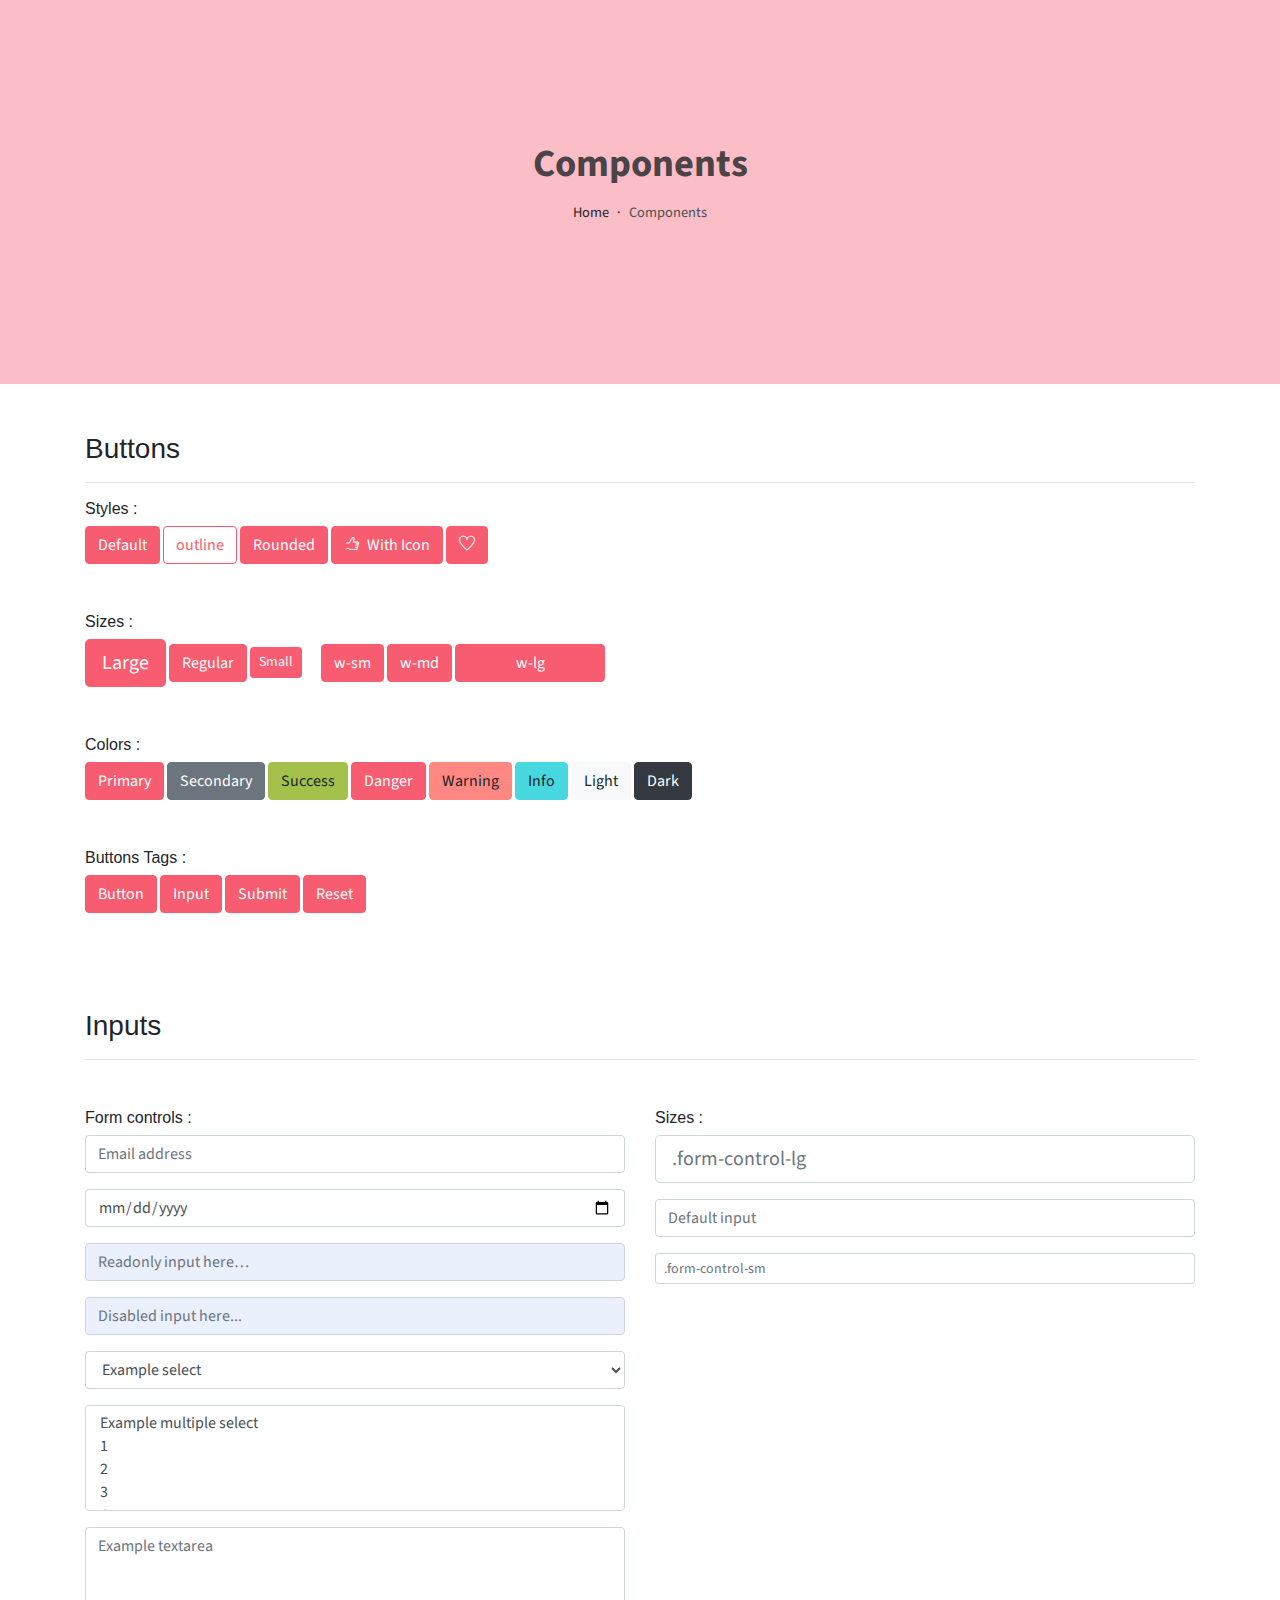
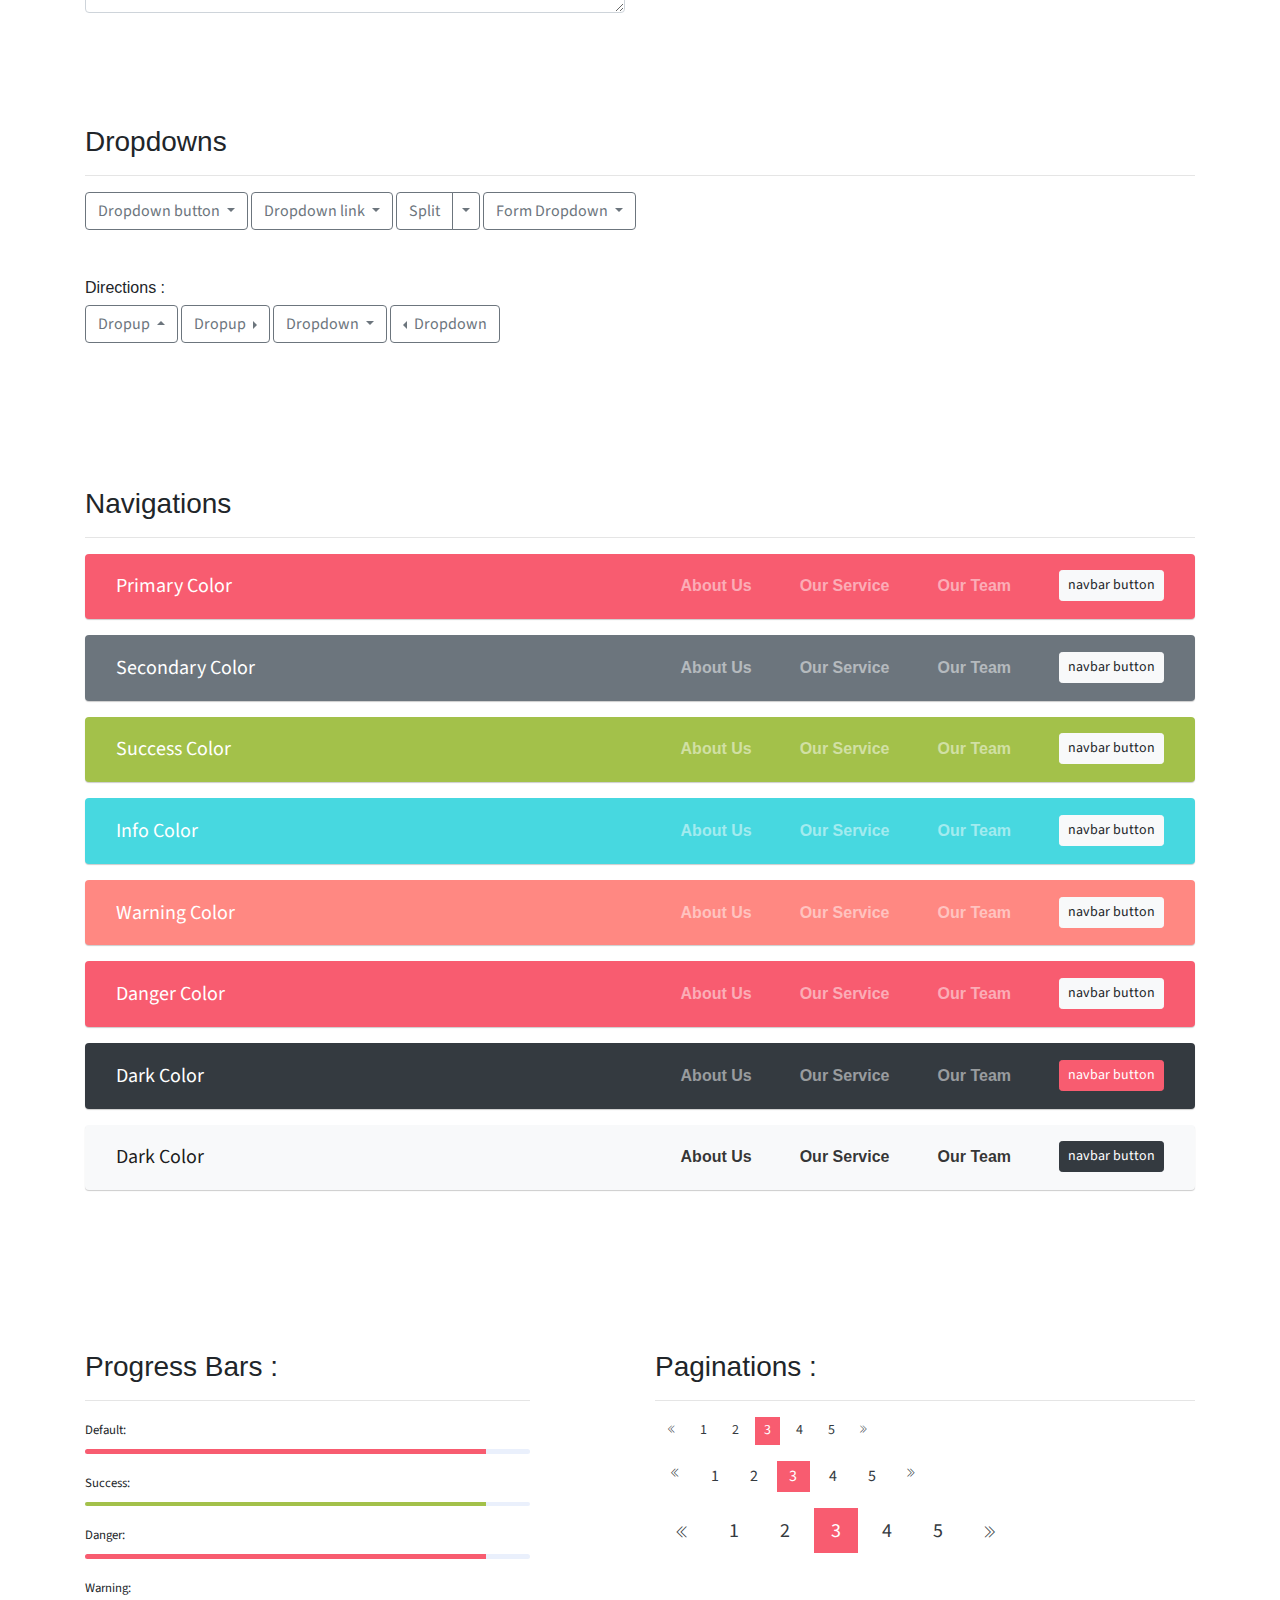
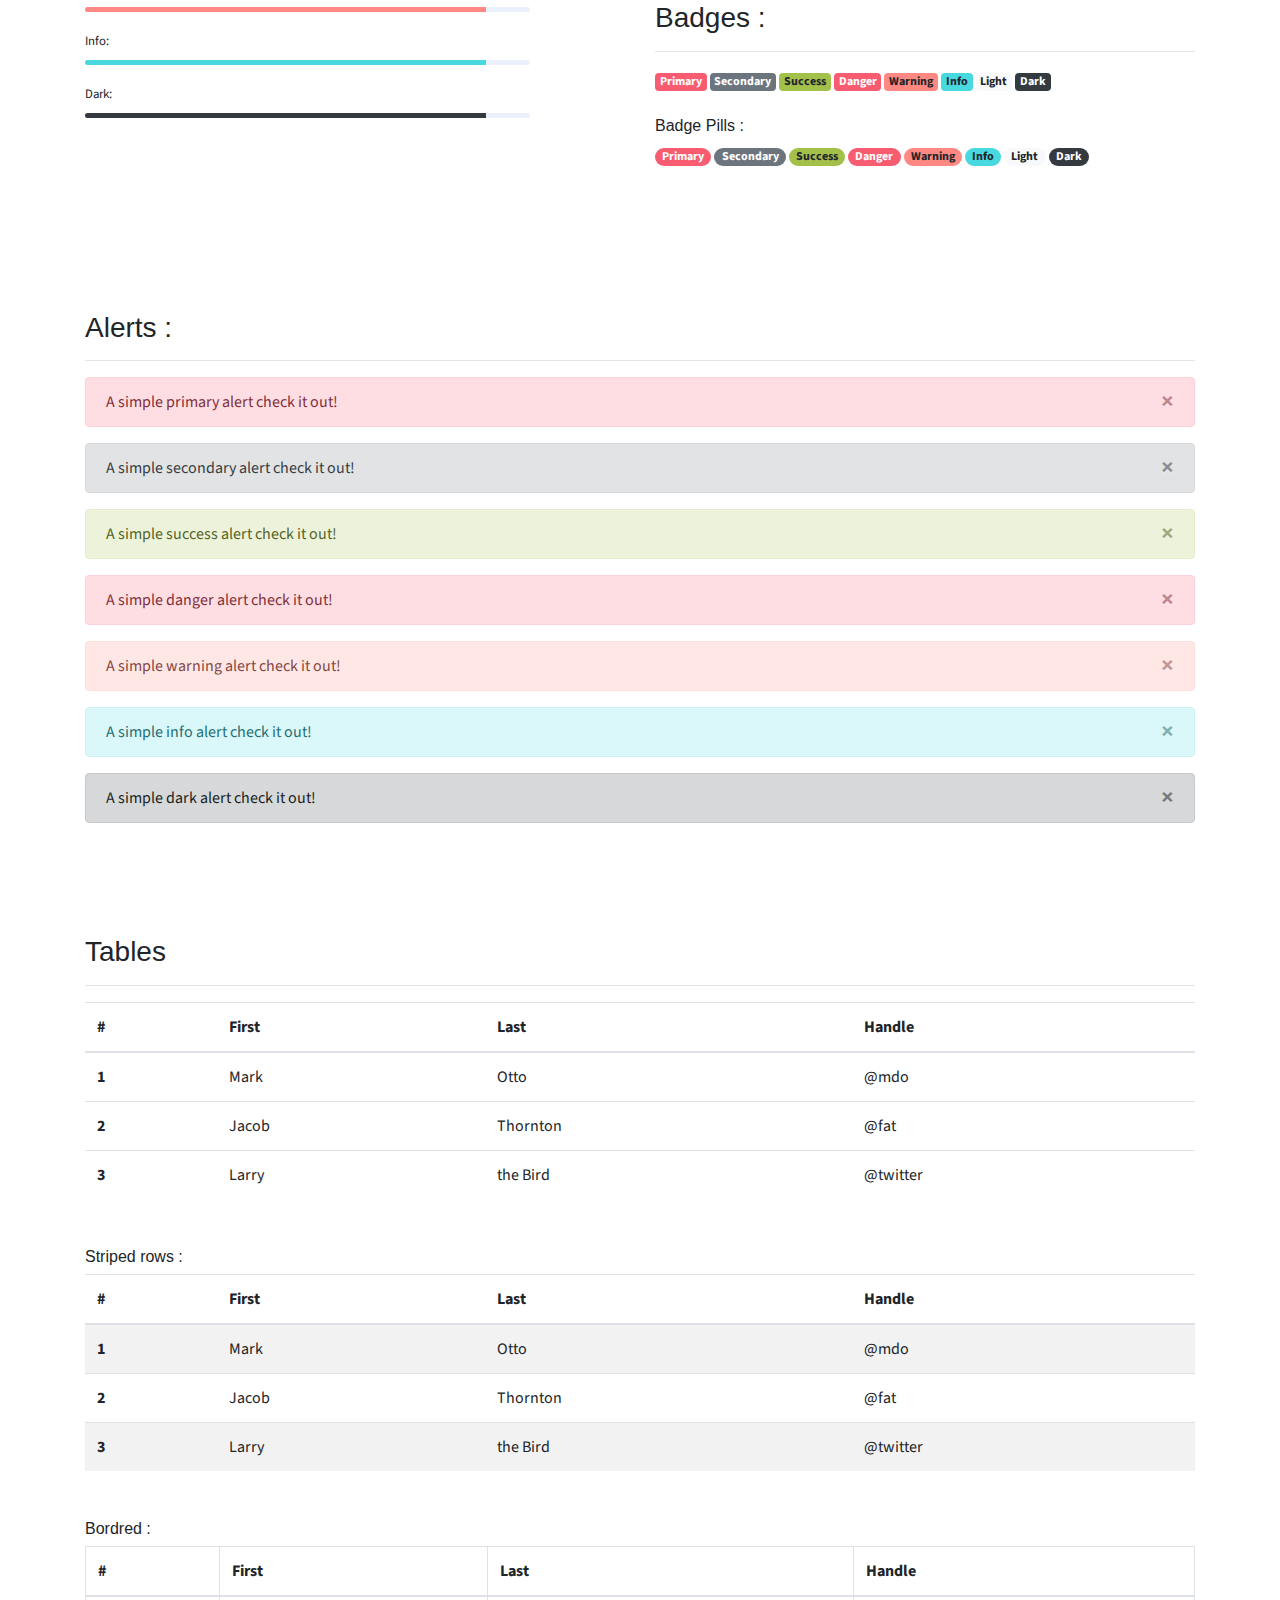
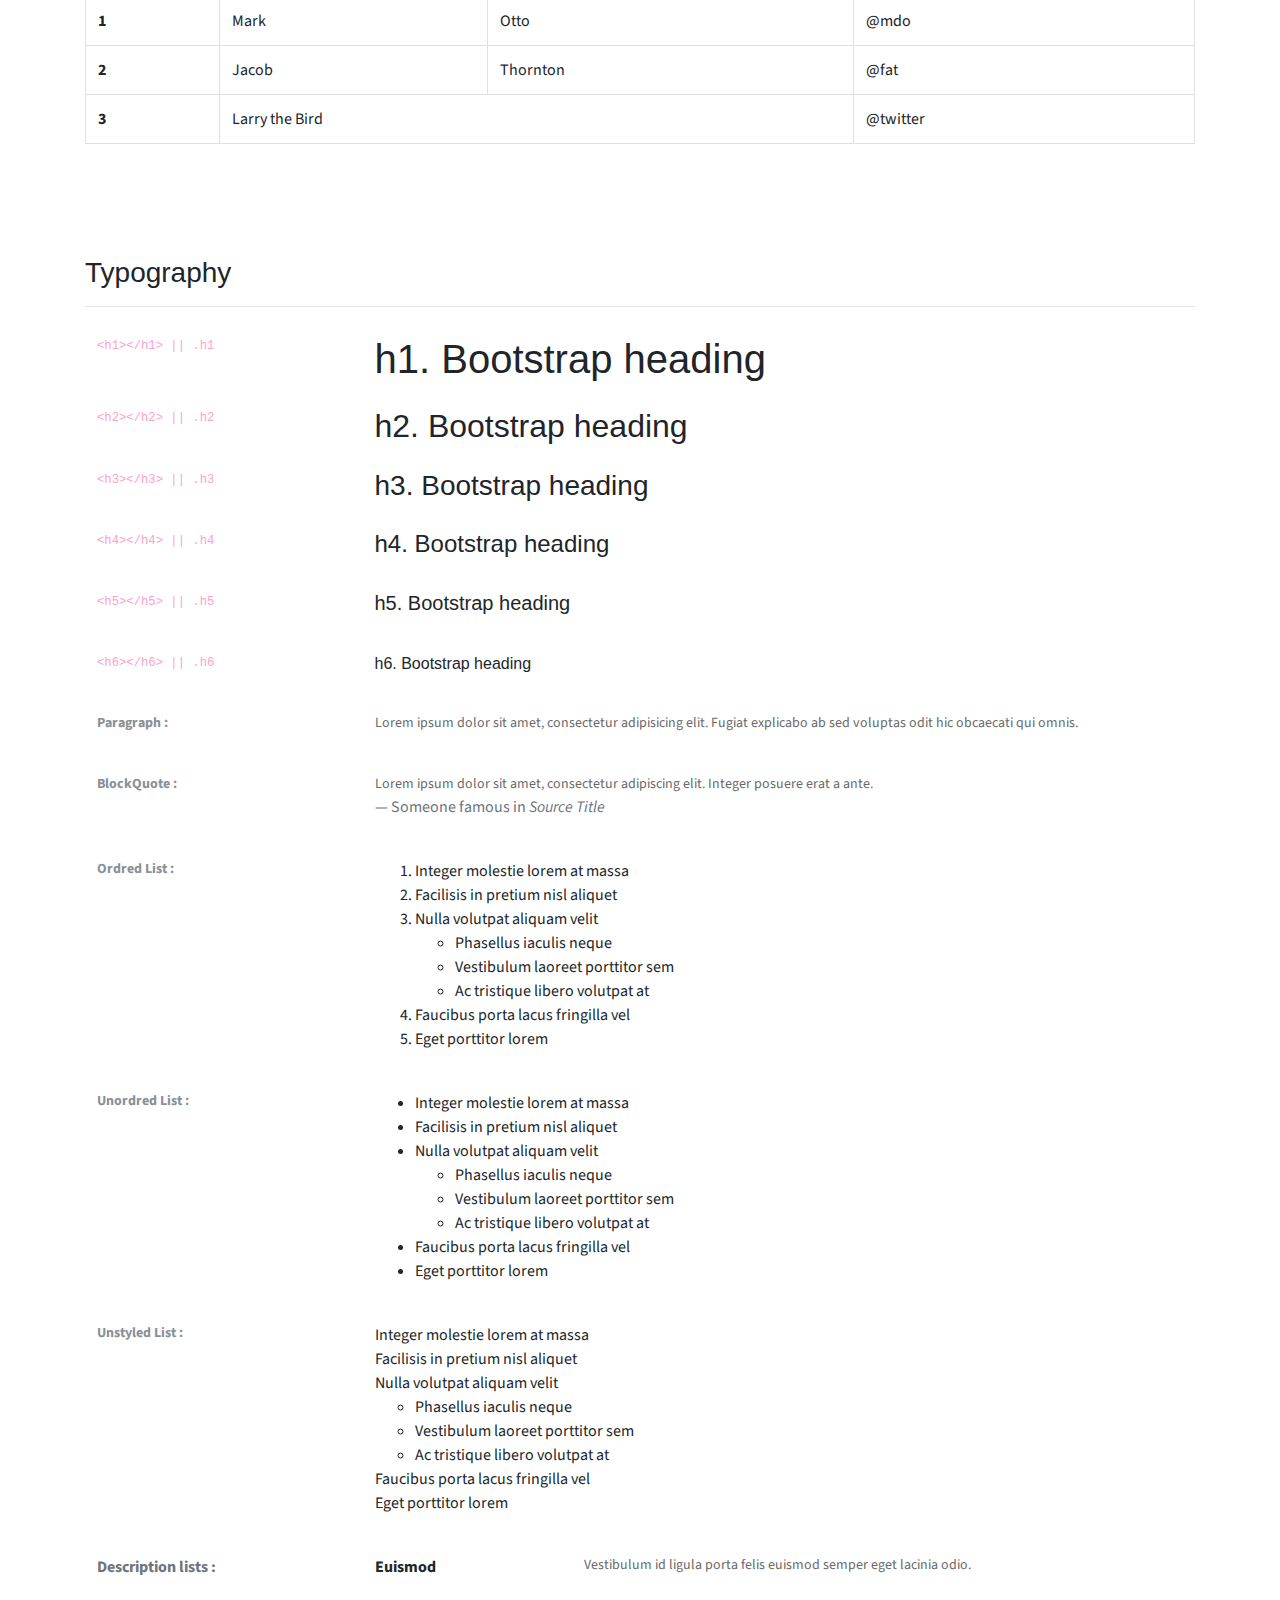
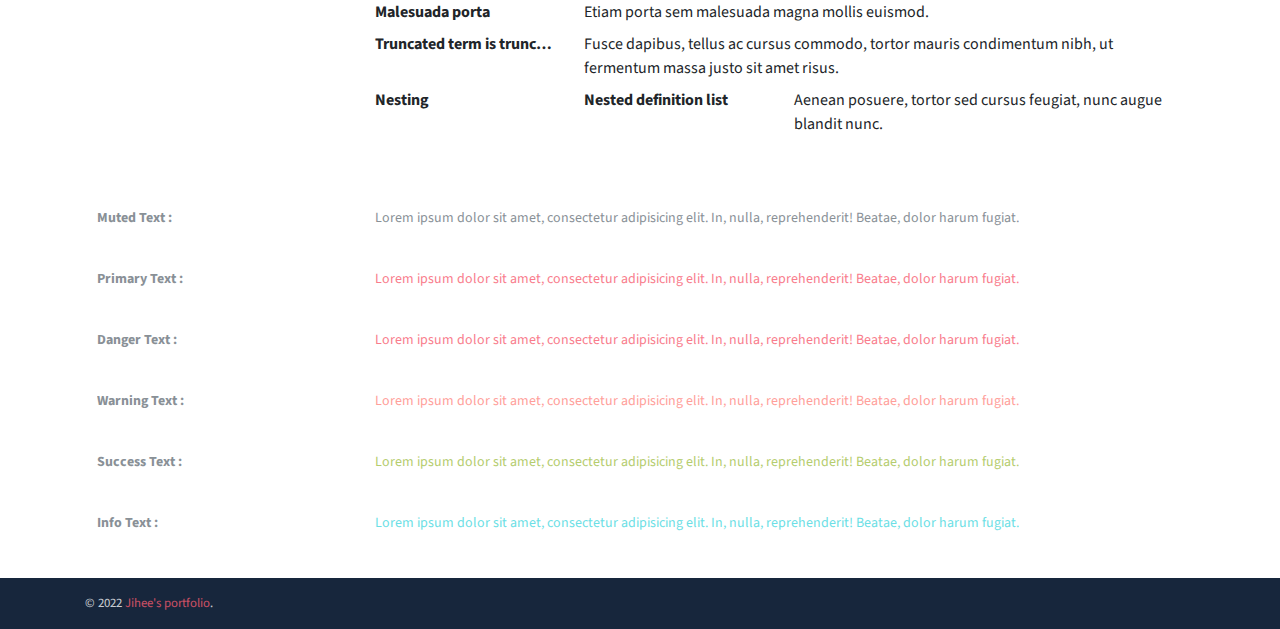
<file: components.html>
<!DOCTYPE html>
<html lang="en">
<head>
   <meta charset="utf-8">
   <meta name="viewport" content="width=device-width, initial-scale=1, shrink-to-fit=no">
    <title>Jihee's portfolio</title>
    <link rel="icon" href="imgs/favicon/favicon.ico" type="image/x-icon">
   <!-- font icons -->
   <link rel="stylesheet" href="vendors/themify-icons/css/themify-icons.css">
   <link rel="stylesheet" href="css/portfolio.css">
</head>
<body>
   <!-- Page Header -->
   <header class="header header-mini"> 
      <div class="header-title">Components</div> 
      <nav aria-label="breadcrumb">
         <ol class="breadcrumb">
            <li class="breadcrumb-item"><a href="">Home</a></li>
            <li class="breadcrumb-item active" aria-current="page">Components</li>
         </ol>
      </nav>
   </header> <!-- End Of Page Header -->

   <!-- main content -->
   <div class="container">

      <!-- Buttons -->
      <h3 class="mt-5">Buttons</h3>
      <hr>
      <h6 class="section-secondary-title">Styles :</h6>
      <button class="btn btn-primary">Default</button>
      <button class="btn btn-outline-primary">outline</button>
      <button class="btn btn-primary rounded">Rounded</button>
      <button class="btn btn-primary rounded"><i class="ti-thumb-up pr-1"></i> With Icon</button>
      <button class="btn btn-primary circle"><i class="ti-heart"></i></button>

      <h6 class="section-secondary-title mt-5">Sizes :</h6>
      <button class="btn btn-primary btn-lg">Large</button>
      <button class="btn btn-primary ">Regular</button>
      <button class="btn btn-primary btn-sm">Small</button>
      <button class="btn btn-primary w-sm ml-3">w-sm</button>
      <button class="btn btn-primary w-md">w-md</button>
      <button class="btn btn-primary w-lg">w-lg</button>

      <h6 class="section-secondary-title mt-5">Colors :</h6>          
      <button type="button" class="btn btn-primary">Primary</button>
      <button type="button" class="btn btn-secondary">Secondary</button>
      <button type="button" class="btn btn-success">Success</button>
      <button type="button" class="btn btn-danger">Danger</button>
      <button type="button" class="btn btn-warning">Warning</button>
      <button type="button" class="btn btn-info">Info</button>
      <button type="button" class="btn btn-light">Light</button>
      <button type="button" class="btn btn-dark">Dark</button>

      <h6 class="section-secondary-title mt-5">Buttons Tags :</h6>
      <button class="btn btn-primary" type="submit">Button</button>
      <input class="btn btn-primary" type="button" value="Input">
      <input class="btn btn-primary" type="submit" value="Submit">
      <input class="btn btn-primary" type="reset" value="Reset">
      
      <!-- devider -->
      <div class="py-5"></div>

      <!-- Inputs -->
      <h3>Inputs</h3>
      <hr>
      <div class="row mt-5">
         <div class="col-md-6">
            <h6 class="section-secondary-title">Form controls :</h6>        
            <div class="form-group">
               <input type="email" class="form-control" id="exampleFormControlInput1" placeholder="Email address">
            </div>
            <div class="form-group">
               <input type="date" class="form-control" id="exampleFormControlInput1" placeholder="Date">
            </div>
            <div class="form-group">
               <input class="form-control" type="text" placeholder="Readonly input here…" readonly>
            </div>
            <div class="form-group">
               <input class="form-control" id="disabledInput" type="text" placeholder="Disabled input here..." disabled>
            </div>
            <div class="form-group">
               <select class="form-control" id="exampleFormControlSelect1">
                  <option>Example select</option>
                  <option>1</option>
                  <option>2</option>
                  <option>3</option>
                  <option>4</option>
                  <option>5</option>
               </select>
            </div>
            <div class="form-group">
               <select multiple class="form-control" id="exampleFormControlSelect2">
                  <option>Example multiple select</option>
                  <option>1</option>
                  <option>2</option>
                  <option>3</option>
                  <option>4</option>
                  <option>5</option>
               </select>
            </div>
            <div class="form-group">
               <textarea class="form-control" id="exampleFormControlTextarea1" rows="3" placeholder="Example textarea"></textarea>
            </div>
         </div>
         <div class="col-md-6">
            <h6 class="section-secondary-title">Sizes :</h6>    
            <div class="form-group">
               <input class="form-control form-control-lg" type="text" placeholder=".form-control-lg">             
            </div>
            <div class="form-group">
               <input class="form-control" type="text" placeholder="Default input">
            </div>
            <div class="form-group">
               <input class="form-control form-control-sm" type="text" placeholder=".form-control-sm"> 
            </div>
         </div>
      </div> <!-- end of inputs -->   

      <!-- devider -->
      <div class="py-5"></div>             

      <!-- Dropdowns -->
      <h3 class="components-section-title font-weight-normal">Dropdowns</h3>
      <hr>
      <div class="dropdown d-inline-block">
         <button class="btn btn-outline-secondary dropdown-toggle" type="button" id="dropdownMenuButton" data-toggle="dropdown" aria-haspopup="true" aria-expanded="false">
         Dropdown button
         </button>
         <div class="dropdown-menu" aria-labelledby="dropdownMenuButton">
         <a class="dropdown-item" href="#">Action</a>
         <a class="dropdown-item" href="#">Another action</a>
         <a class="dropdown-item" href="#">Something else here</a>
         </div>
      </div>
      <div class="dropdown d-inline-block">
         <a class="btn btn-outline-secondary dropdown-toggle" href="#" role="button" id="dropdownMenuLink" data-toggle="dropdown" aria-haspopup="true" aria-expanded="false">
            Dropdown link
         </a>
         <div class="dropdown-menu" aria-labelledby="dropdownMenuLink">
            <a class="dropdown-item" href="#">Action</a>
            <a class="dropdown-item" href="#">Another action</a>
            <a class="dropdown-item" href="#">Something else here</a>
         </div>
      </div>
      <div class="btn-group">
         <button type="button" class="btn btn-outline-secondary">Split</button>
         <button type="button" class="btn btn-outline-secondary dropdown-toggle dropdown-toggle-split" data-toggle="dropdown" aria-haspopup="true" aria-expanded="false">
         <span class="sr-only">Toggle Dropdown</span>
         </button>
         <div class="dropdown-menu">
            <a class="dropdown-item" href="#">Action</a>
            <a class="dropdown-item" href="#">Another action</a>
            <a class="dropdown-item" href="#">Something else here</a>
            <div class="dropdown-divider"></div>
            <a class="dropdown-item" href="#">Separated link</a>
         </div>
      </div>
      <div class="btn-group">
         <button class="btn btn-outline-secondary dropdown-toggle" type="button" id="dropdownMenuButton" data-toggle="dropdown" aria-haspopup="true" aria-expanded="false">
            Form Dropdown
         </button>
         <div class="dropdown-menu form">
            <form class="px-4 py-3">
               <div class="form-group">
                  <input type="email" class="form-control" id="exampleDropdownFormEmail1" placeholder="email@example.com">
               </div>
               <div class="form-group">
                  <input type="password" class="form-control" id="exampleDropdownFormPassword1" placeholder="Password">
               </div>
               <div class="form-check mb-3">
                  <input type="checkbox" class="form-check-input" id="dropdownCheck">
                  <label class="form-check-label" for="dropdownCheck">
                     Remember me
                  </label>
               </div>
               <button type="submit" class="btn btn-primary btn-block">Sign in</button>
            </form>
            <div class="dropdown-divider"></div>
            <a class="dropdown-item" href="#"><small>New around here? Sign up</small></a>
            <a class="dropdown-item" href="#"><small>Forgot password?</small></a>
         </div>
      </div>       
      <h6 class="section-secondary-title mt-5">Directions :</h6>  
      <div class="btn-group dropup">
         <button type="button" class="btn btn-outline-secondary dropdown-toggle" data-toggle="dropdown" aria-haspopup="true" aria-expanded="false">
            Dropup
         </button>
         <div class="dropdown-menu">
            <a class="dropdown-item" href="#">Action</a>
            <a class="dropdown-item" href="#">Another action</a>
            <a class="dropdown-item" href="#">Something else here</a>
            <div class="dropdown-divider"></div>
            <a class="dropdown-item" href="#">Separated link</a>
         </div>
      </div>
      <div class="btn-group dropright">
         <button type="button" class="btn btn-outline-secondary dropdown-toggle" data-toggle="dropdown" aria-haspopup="true" aria-expanded="false">
            Dropup
         </button>
         <div class="dropdown-menu">
            <a class="dropdown-item" href="#">Action</a>
            <a class="dropdown-item" href="#">Another action</a>
            <a class="dropdown-item" href="#">Something else here</a>
            <div class="dropdown-divider"></div>
            <a class="dropdown-item" href="#">Separated link</a>
         </div>
      </div>
      <div class="btn-group">
         <button type="button" class="btn btn-outline-secondary dropdown-toggle" data-toggle="dropdown" aria-haspopup="true" aria-expanded="false">
            Dropdown
         </button>
         <div class="dropdown-menu">
            <a class="dropdown-item" href="#">Action</a>
            <a class="dropdown-item" href="#">Another action</a>
            <a class="dropdown-item" href="#">Something else here</a>
            <div class="dropdown-divider"></div>
            <a class="dropdown-item" href="#">Separated link</a>
         </div>
      </div>
      <div class="btn-group dropleft">
         <button type="button" class="btn btn-outline-secondary dropdown-toggle" data-toggle="dropdown" aria-haspopup="true" aria-expanded="false">
            Dropdown
         </button>
         <div class="dropdown-menu">
            <a class="dropdown-item" href="#">Action</a>
            <a class="dropdown-item" href="#">Another action</a>
            <a class="dropdown-item" href="#">Something else here</a>
            <div class="dropdown-divider"></div>
            <a class="dropdown-item" href="#">Separated link</a>
         </div>
      </div> <!-- end of Dropdowns -->  

      <!-- devider -->
      <div class="py-5"></div>   

      <!-- navbars -->
      <h3 class="components-section-title font-weight-normal mt-5">Navigations</h3>
      <hr>
      <nav class="navbar navbar-expand-sm navbar-dark bg-primary rounded shadow mb-3">
         <div class="container">
            <a class="navbar-brand" href="#">Primary Color</a>
            <button class="navbar-toggler ml-auto" type="button" data-toggle="collapse" data-target="#navbarSupportedContent" aria-controls="navbarSupportedContent" aria-expanded="false" aria-label="Toggle navigation">
            <span class="navbar-toggler-icon"></span>
            </button>
            <div class="collapse navbar-collapse" id="navbarSupportedContent">
               <ul class="navbar-nav ml-auto"> 
                  <li class="nav-item">
                     <a class="nav-link" href="#about">About Us</a>
                  </li>
                  <li class="nav-item">
                     <a class="nav-link" href="#service">Our Service</a>
                  </li>
                  <li class="nav-item">
                     <a class="nav-link" href="#team">Our Team</a>
                  </li>
                  <li class="nav-item">
                     <a href="#book-table" class="ml-4 mt-1 btn btn-light btn-sm">navbar button</a>
                  </li>
               </ul>                       
            </div>
         </div>
      </nav>
      <nav class="navbar navbar-expand-sm navbar-dark bg-secondary rounded shadow mb-3">
         <div class="container">
            <a class="navbar-brand" href="#">Secondary Color</a>
            <button class="navbar-toggler ml-auto" type="button" data-toggle="collapse" data-target="#navbarSupportedContent" aria-controls="navbarSupportedContent" aria-expanded="false" aria-label="Toggle navigation">
            <span class="navbar-toggler-icon"></span>
            </button>
            <div class="collapse navbar-collapse" id="navbarSupportedContent">
               <ul class="navbar-nav ml-auto"> 
                  <li class="nav-item">
                     <a class="nav-link" href="#about">About Us</a>
                  </li>
                  <li class="nav-item">
                     <a class="nav-link" href="#service">Our Service</a>
                  </li>
                  <li class="nav-item">
                     <a class="nav-link" href="#team">Our Team</a>
                  </li>
                  <li class="nav-item">
                     <a href="#book-table" class="ml-4 mt-1 btn btn-light btn-sm">navbar button</a>
                  </li>
               </ul>                       
            </div>
         </div>
      </nav>
      <nav class="navbar navbar-expand-sm navbar-dark bg-success rounded shadow mb-3">
         <div class="container">
            <a class="navbar-brand" href="#">Success Color</a>
            <button class="navbar-toggler ml-auto" type="button" data-toggle="collapse" data-target="#navbarSupportedContent" aria-controls="navbarSupportedContent" aria-expanded="false" aria-label="Toggle navigation">
            <span class="navbar-toggler-icon"></span>
            </button>
            <div class="collapse navbar-collapse" id="navbarSupportedContent">
               <ul class="navbar-nav ml-auto"> 
                  <li class="nav-item">
                     <a class="nav-link" href="#about">About Us</a>
                  </li>
                  <li class="nav-item">
                     <a class="nav-link" href="#service">Our Service</a>
                  </li>
                  <li class="nav-item">
                     <a class="nav-link" href="#team">Our Team</a>
                  </li>
                  <li class="nav-item">
                     <a href="#book-table" class="ml-4 mt-1 btn btn-light btn-sm">navbar button</a>
                  </li>
               </ul>                       
            </div>
         </div>
      </nav>
      <nav class="navbar navbar-expand-sm navbar-dark bg-info rounded shadow mb-3">
         <div class="container">
            <a class="navbar-brand" href="#">Info Color</a>
            <button class="navbar-toggler ml-auto" type="button" data-toggle="collapse" data-target="#navbarSupportedContent" aria-controls="navbarSupportedContent" aria-expanded="false" aria-label="Toggle navigation">
            <span class="navbar-toggler-icon"></span>
            </button>
            <div class="collapse navbar-collapse" id="navbarSupportedContent">
               <ul class="navbar-nav ml-auto"> 
                  <li class="nav-item">
                     <a class="nav-link" href="#about">About Us</a>
                  </li>
                  <li class="nav-item">
                     <a class="nav-link" href="#service">Our Service</a>
                  </li>
                  <li class="nav-item">
                     <a class="nav-link" href="#team">Our Team</a>
                  </li>
                  <li class="nav-item">
                     <a href="#book-table" class="ml-4 mt-1 btn btn-light btn-sm">navbar button</a>
                  </li>
               </ul>                       
            </div>
         </div>
      </nav>
      <nav class="navbar navbar-expand-sm navbar-dark bg-warning rounded shadow mb-3">
         <div class="container">
            <a class="navbar-brand" href="#">Warning Color</a>
            <button class="navbar-toggler ml-auto" type="button" data-toggle="collapse" data-target="#navbarSupportedContent" aria-controls="navbarSupportedContent" aria-expanded="false" aria-label="Toggle navigation">
            <span class="navbar-toggler-icon"></span>
            </button>
            <div class="collapse navbar-collapse" id="navbarSupportedContent">
               <ul class="navbar-nav ml-auto"> 
                  <li class="nav-item">
                     <a class="nav-link" href="#about">About Us</a>
                  </li>
                  <li class="nav-item">
                     <a class="nav-link" href="#service">Our Service</a>
                  </li>
                  <li class="nav-item">
                     <a class="nav-link" href="#team">Our Team</a>
                  </li>
                  <li class="nav-item">
                     <a href="#book-table" class="ml-4 mt-1 btn btn-light btn-sm">navbar button</a>
                  </li>
               </ul>                       
            </div>
         </div>
      </nav>
      <nav class="navbar navbar-expand-sm navbar-dark bg-danger rounded shadow mb-3">
         <div class="container">
            <a class="navbar-brand" href="#">Danger Color</a>
            <button class="navbar-toggler ml-auto" type="button" data-toggle="collapse" data-target="#navbarSupportedContent" aria-controls="navbarSupportedContent" aria-expanded="false" aria-label="Toggle navigation">
            <span class="navbar-toggler-icon"></span>
            </button>
            <div class="collapse navbar-collapse" id="navbarSupportedContent">
               <ul class="navbar-nav ml-auto"> 
                  <li class="nav-item">
                     <a class="nav-link" href="#about">About Us</a>
                  </li>
                  <li class="nav-item">
                     <a class="nav-link" href="#service">Our Service</a>
                  </li>
                  <li class="nav-item">
                     <a class="nav-link" href="#team">Our Team</a>
                  </li>
                  <li class="nav-item">
                     <a href="#book-table" class="ml-4 mt-1 btn btn-light btn-sm">navbar button</a>
                  </li>
               </ul>                       
            </div>
         </div>
      </nav>
      <nav class="navbar navbar-expand-sm navbar-dark bg-dark rounded shadow mb-3">
         <div class="container">
            <a class="navbar-brand" href="#">Dark Color</a>
            <button class="navbar-toggler ml-auto" type="button" data-toggle="collapse" data-target="#navbarSupportedContent" aria-controls="navbarSupportedContent" aria-expanded="false" aria-label="Toggle navigation">
            <span class="navbar-toggler-icon"></span>
            </button>
            <div class="collapse navbar-collapse" id="navbarSupportedContent">
               <ul class="navbar-nav ml-auto"> 
                  <li class="nav-item">
                     <a class="nav-link" href="#about">About Us</a>
                  </li>
                  <li class="nav-item">
                     <a class="nav-link" href="#service">Our Service</a>
                  </li>
                  <li class="nav-item">
                     <a class="nav-link" href="#team">Our Team</a>
                  </li>
                  <li class="nav-item">
                     <a href="#book-table" class="ml-4 mt-1 btn btn-primary btn-sm">navbar button</a>
                  </li>
               </ul>                       
            </div>
         </div>
      </nav>
      <nav class="navbar navbar-expand-sm navbar-light bg-light rounded shadow mb-3">
         <div class="container">
            <a class="navbar-brand" href="#">Dark Color</a>
            <button class="navbar-toggler ml-auto" type="button" data-toggle="collapse" data-target="#navbarSupportedContent" aria-controls="navbarSupportedContent" aria-expanded="false" aria-label="Toggle navigation">
            <span class="navbar-toggler-icon"></span>
            </button>
            <div class="collapse navbar-collapse" id="navbarSupportedContent">
               <ul class="navbar-nav ml-auto"> 
                  <li class="nav-item">
                     <a class="nav-link" href="#about">About Us</a>
                  </li>
                  <li class="nav-item">
                     <a class="nav-link" href="#service">Our Service</a>
                  </li>
                  <li class="nav-item">
                     <a class="nav-link" href="#team">Our Team</a>
                  </li>
                  <li class="nav-item">
                     <a href="#book-table" class="ml-4 mt-1 btn btn-dark btn-sm">navbar button</a>
                  </li>
               </ul>                       
            </div>
         </div>
      </nav>
      <!-- End of navbars -->

      <!-- devider -->
      <div class="py-5"></div>   
      
      <!-- progress bars -->
      <div class="row justify-content-between">
         <div class="col-md-5">
            <h3 class="components-section-title font-weight-normal mt-5">Progress Bars :</h3>
            <hr>
            <small>Default: </small>
            <div class="progress mt-2 mb-3">
               <div class="progress-bar" role="progressbar" style="width: 90%" aria-valuenow="25" aria-valuemin="0" aria-valuemax="100"></div>
            </div>
            <small>Success:</small>
            <div class="progress mt-2 mb-3">
               <div class="progress-bar bg-success" role="progressbar" style="width: 90%" aria-valuenow="25" aria-valuemin="0" aria-valuemax="100"></div>
            </div>
            <small>Danger:</small>
            <div class="progress mt-2 mb-3">
               <div class="progress-bar bg-danger" role="progressbar" style="width: 90%" aria-valuenow="25" aria-valuemin="0" aria-valuemax="100"></div>
            </div>
            <small>Warning:</small>
            <div class="progress mt-2 mb-3">
               <div class="progress-bar bg-warning" role="progressbar" style="width: 90%" aria-valuenow="25" aria-valuemin="0" aria-valuemax="100"></div>
            </div>
            <small>Info:</small>
            <div class="progress mt-2 mb-3">
               <div class="progress-bar bg-info" role="progressbar" style="width: 90%" aria-valuenow="25" aria-valuemin="0" aria-valuemax="100"></div>
            </div>
            <small>Dark:</small>
            <div class="progress mt-2 mb-3">
               <div class="progress-bar bg-dark" role="progressbar" style="width: 90%" aria-valuenow="25" aria-valuemin="0" aria-valuemax="100"></div>
            </div>
         </div>
         <div class="col-md-6">
            <h3 class="components-section-title font-weight-normal mt-5">Paginations :</h3>
            <hr>
            <nav aria-label="Page navigation example">
               <ul class="pagination pagination-sm">
                  <li class="page-item"><a class="page-link" href="#"><i class="ti-angle-double-left"></i></a></li>
                  <li class="page-item"><a class="page-link" href="#">1</a></li>
                  <li class="page-item"><a class="page-link" href="#">2</a></li>
                  <li class="page-item active"><a class="page-link" href="#">3</a></li>
                  <li class="page-item"><a class="page-link" href="#">4</a></li>
                  <li class="page-item"><a class="page-link" href="#">5</a></li>
                  <li class="page-item"><a class="page-link" href="#"><i class="ti-angle-double-right"></i></a></li>
               </ul>
            </nav>
            <nav aria-label="Page navigation example">
               <ul class="pagination">
               <li class="page-item"><a class="page-link" href="#"><i class="ti-angle-double-left"></i></a></li>
                  <li class="page-item"><a class="page-link" href="#">1</a></li>
                  <li class="page-item"><a class="page-link" href="#">2</a></li>
                  <li class="page-item active"><a class="page-link" href="#">3</a></li>
                  <li class="page-item"><a class="page-link" href="#">4</a></li>
                  <li class="page-item"><a class="page-link" href="#">5</a></li>
                  <li class="page-item"><a class="page-link" href="#"><i class="ti-angle-double-right"></i></a></li>
               </ul>
            </nav>
            <nav aria-label="Page navigation example">
               <ul class="pagination pagination-lg">
                  <li class="page-item"><a class="page-link" href="#"><i class="ti-angle-double-left"></i></a></li>
                  <li class="page-item"><a class="page-link" href="#">1</a></li>
                  <li class="page-item"><a class="page-link" href="#">2</a></li>
                  <li class="page-item active"><a class="page-link" href="#">3</a></li>
                  <li class="page-item"><a class="page-link" href="#">4</a></li>
                  <li class="page-item"><a class="page-link" href="#">5</a></li>
                  <li class="page-item"><a class="page-link" href="#"><i class="ti-angle-double-right"></i></a></li>
               </ul>
            </nav>

            <!-- Badges -->
            <h3 class="components-section-title font-weight-normal mt-5">Badges :</h3>
            <hr>
            <span class="badge badge-primary">Primary</span>
            <span class="badge badge-secondary">Secondary</span>
            <span class="badge badge-success">Success</span>
            <span class="badge badge-danger">Danger</span>
            <span class="badge badge-warning">Warning</span>
            <span class="badge badge-info">Info</span>
            <span class="badge badge-light">Light</span>
            <span class="badge badge-dark">Dark</span>
            <h6 class="section-secondary-title mt-4 mb-2">Badge Pills :</h6>
            <span class="badge badge-pill badge-primary">Primary</span>
            <span class="badge badge-pill badge-secondary">Secondary</span>
            <span class="badge badge-pill badge-success">Success</span>
            <span class="badge badge-pill badge-danger">Danger</span>
            <span class="badge badge-pill badge-warning">Warning</span>
            <span class="badge badge-pill badge-info">Info</span>
            <span class="badge badge-pill badge-light">Light</span>
            <span class="badge badge-pill badge-dark">Dark</span>
         </div>
      </div> <!-- End of Progress bars -->

      <!-- devider -->
      <div class="py-5"></div>  

      <!-- Alerts -->
      <h3 class="components-section-title font-weight-normal mt-5">Alerts :</h3>
      <hr>
      <div class="alert alert-primary alert-dismissible fade show" role="alert">
         A simple primary alert check it out!
         <button type="button" class="close" data-dismiss="alert" aria-label="Close">
            <span aria-hidden="true">&times;</span>
         </button>
      </div>
      <div class="alert alert-secondary alert-dismissible fade show" role="alert">
         A simple secondary alert check it out!
         <button type="button" class="close" data-dismiss="alert" aria-label="Close">
            <span aria-hidden="true">&times;</span>
         </button>
      </div>
      <div class="alert alert-success alert-dismissible fade show" role="alert">
         A simple success alert check it out!
         <button type="button" class="close" data-dismiss="alert" aria-label="Close">
            <span aria-hidden="true">&times;</span>
         </button>
      </div>
      <div class="alert alert-danger alert-dismissible fade show" role="alert">
         A simple danger alert check it out!
         <button type="button" class="close" data-dismiss="alert" aria-label="Close">
            <span aria-hidden="true">&times;</span>
         </button>
      </div>
      <div class="alert alert-warning alert-dismissible fade show" role="alert">
         A simple warning alert check it out!
         <button type="button" class="close" data-dismiss="alert" aria-label="Close">
            <span aria-hidden="true">&times;</span>
         </button>
      </div>
      <div class="alert alert-info alert-dismissible fade show" role="alert">
         A simple info alert check it out!
         <button type="button" class="close" data-dismiss="alert" aria-label="Close">
            <span aria-hidden="true">&times;</span>
         </button>
      </div>
      <div class="alert alert-dark alert-dismissible fade show" role="alert">
         A simple dark alert check it out!
         <button type="button" class="close" data-dismiss="alert" aria-label="Close">
            <span aria-hidden="true">&times;</span>
         </button>
      </div>
      <!-- end of alerts -->

      <!-- devider -->
      <div class="py-5"></div> 
   
      <!-- tables -->
      <h3 class="components-section-title">Tables</h3>
      <hr>
      <table class="table">
         <thead>
            <tr>
               <th scope="col">#</th>
               <th scope="col">First</th>
               <th scope="col">Last</th>
               <th scope="col">Handle</th>
            </tr>
         </thead>
         <tbody>
            <tr>
               <th scope="row">1</th>
               <td>Mark</td>
               <td>Otto</td>
               <td>@mdo</td>
            </tr>
            <tr>
               <th scope="row">2</th>
               <td>Jacob</td>
               <td>Thornton</td>
               <td>@fat</td>
            </tr>
            <tr>
               <th scope="row">3</th>
               <td>Larry</td>
               <td>the Bird</td>
               <td>@twitter</td>
            </tr>
         </tbody>
      </table>

      <h6 class="section-secondary-title mt-5">Striped rows :</h6>
      <table class="table table-striped">
         <thead>
            <tr>
               <th scope="col">#</th>
               <th scope="col">First</th>
               <th scope="col">Last</th>
               <th scope="col">Handle</th>
            </tr>
         </thead>
         <tbody>
            <tr>
               <th scope="row">1</th>
               <td>Mark</td>
               <td>Otto</td>
               <td>@mdo</td>
            </tr>
            <tr>
               <th scope="row">2</th>
               <td>Jacob</td>
               <td>Thornton</td>
               <td>@fat</td>
            </tr>
            <tr>
               <th scope="row">3</th>
               <td>Larry</td>
               <td>the Bird</td>
               <td>@twitter</td>
            </tr>
         </tbody>
      </table>

      <h6 class="section-secondary-title mt-5">Bordred :</h6>
      <table class="table table-bordered">
         <thead>
            <tr>
               <th scope="col">#</th>
               <th scope="col">First</th>
               <th scope="col">Last</th>
               <th scope="col">Handle</th>
            </tr>
         </thead>
         <tbody>
            <tr>
               <th scope="row">1</th>
               <td>Mark</td>
               <td>Otto</td>
               <td>@mdo</td>
            </tr>
            <tr>
               <th scope="row">2</th>
               <td>Jacob</td>
               <td>Thornton</td>
               <td>@fat</td>
            </tr>
            <tr>
               <th scope="row">3</th>
               <td colspan="2">Larry the Bird</td>
               <td>@twitter</td>
            </tr>
         </tbody>
      </table>
      <!-- end of tables -->

      <!-- devider -->
      <div class="py-5"></div> 

      <!-- typography -->
      <h3 class="components-section-title">Typography</h3>
      <hr>
     
      <table class="table table-borderless v-align-center">
         <tbody>
            <tr>
               <td>
                  <p><code class="highlighter-rouge">&lt;h1&gt;&lt;/h1&gt; || .h1</code></p>
               </td>
               <td class="w-75"><span class="h1">h1. Bootstrap heading</span></td>
            </tr>
            <tr>
               <td>
                  <p><code class="highlighter-rouge">&lt;h2&gt;&lt;/h2&gt; || .h2</code></p>
               </td>
               <td><span class="h2">h2. Bootstrap heading</span></td>
            </tr>
            <tr>
               <td>
                  <p><code class="highlighter-rouge">&lt;h3&gt;&lt;/h3&gt; || .h3</code></p>
               </td>
               <td><span class="h3">h3. Bootstrap heading</span></td>
            </tr>
            <tr>
               <td>
                  <p><code class="highlighter-rouge">&lt;h4&gt;&lt;/h4&gt; || .h4</code></p>
               </td>
               <td><span class="h4">h4. Bootstrap heading</span></td>
            </tr>
            <tr>
               <td>
                  <p><code class="highlighter-rouge">&lt;h5&gt;&lt;/h5&gt; || .h5</code></p>
               </td>
               <td><span class="h5">h5. Bootstrap heading</span></td>
            </tr>
            <tr>
               <td>
                  <p><code class="highlighter-rouge">&lt;h6&gt;&lt;/h6&gt; || .h6</code></p>
               </td>
               <td><span class="h6">h6. Bootstrap heading</span></td>
            </tr>
            <tr>
               <td>
                  <p class="font-weight-bold text-muted">Paragraph :</p>
               </td>
               <td><p>Lorem ipsum dolor sit amet, consectetur adipisicing elit. Fugiat explicabo ab sed voluptas odit hic obcaecati qui omnis.</p></td>
            </tr>
            <tr>
               <td>
                  <p class="font-weight-bold text-muted">BlockQuote :</p>
               </td>
               <td>
                  <blockquote class="blockquote">
                     <p class="mb-0">Lorem ipsum dolor sit amet, consectetur adipiscing elit. Integer posuere erat a ante.</p>
                     <footer class="blockquote-footer">Someone famous in <cite title="Source Title">Source Title</cite></footer>
                  </blockquote>
               </td>
            </tr>

            
            <tr>
               <td><p class="font-weight-bold text-muted">Ordred List :</p></td>
               <td>
                  <ol>
                     <li>Integer molestie lorem at massa</li>
                     <li>Facilisis in pretium nisl aliquet</li>
                     <li>Nulla volutpat aliquam velit
                        <ul>
                           <li>Phasellus iaculis neque</li>
                           <li>Vestibulum laoreet porttitor sem</li>
                           <li>Ac tristique libero volutpat at</li>
                        </ul>
                     </li>
                     <li>Faucibus porta lacus fringilla vel</li>
                     <li>Eget porttitor lorem</li>
                  </ol>
               </td>
            </tr>
            <tr>
               <td><p class="font-weight-bold text-muted">Unordred List :</p></td>
               <td>
                  <ul >
                     <li>Integer molestie lorem at massa</li>
                     <li>Facilisis in pretium nisl aliquet</li>
                     <li>Nulla volutpat aliquam velit
                        <ul>
                           <li>Phasellus iaculis neque</li>
                           <li>Vestibulum laoreet porttitor sem</li>
                           <li>Ac tristique libero volutpat at</li>
                        </ul>
                     </li>
                     <li>Faucibus porta lacus fringilla vel</li>
                     <li>Eget porttitor lorem</li>
                  </ul>
               </td>
            </tr>
            <tr>
               <td><p class="font-weight-bold text-muted">Unstyled List :</p></td>
               <td>
                  <ul class="list-unstyled">
                     <li>Integer molestie lorem at massa</li>
                     <li>Facilisis in pretium nisl aliquet</li>
                     <li>Nulla volutpat aliquam velit
                        <ul>
                           <li>Phasellus iaculis neque</li>
                           <li>Vestibulum laoreet porttitor sem</li>
                           <li>Ac tristique libero volutpat at</li>
                        </ul>
                     </li>
                     <li>Faucibus porta lacus fringilla vel</li>
                     <li>Eget porttitor lorem</li>
                  </ul>
               </td>
            </tr>
            <tr>
               <td class="font-weight-bold text-muted">Description lists : </td>
               <td>
                  <dl class="row">
                     <dt class="col-sm-3">Euismod</dt>
                     <dd class="col-sm-9">
                        <p>Vestibulum id ligula porta felis euismod semper eget lacinia odio.</p>
                     </dd>

                     <dt class="col-sm-3">Malesuada porta</dt>
                     <dd class="col-sm-9">Etiam porta sem malesuada magna mollis euismod.</dd>

                     <dt class="col-sm-3 text-truncate">Truncated term is truncated</dt>
                     <dd class="col-sm-9">Fusce dapibus, tellus ac cursus commodo, tortor mauris condimentum nibh, ut fermentum massa justo sit amet risus.</dd>

                     <dt class="col-sm-3">Nesting</dt>
                     <dd class="col-sm-9">
                        <dl class="row">
                           <dt class="col-sm-4">Nested definition list</dt>
                           <dd class="col-sm-8">Aenean posuere, tortor sed cursus feugiat, nunc augue blandit nunc.</dd>
                        </dl>
                     </dd>
                  </dl>
               </td>
            </tr>
            <tr>
               <td>
                  <p class="font-weight-bold text-muted">Muted Text :</p>
               </td>
               <td>
                  <p class="text-muted">Lorem ipsum dolor sit amet, consectetur adipisicing elit. In, nulla, reprehenderit! Beatae, dolor harum fugiat.</p>
               </td>
            </tr>
            <tr>
               <td>
                  <p class="font-weight-bold text-muted">Primary Text :</p>
               </td>
               <td>
                  <p class="text-primary">Lorem ipsum dolor sit amet, consectetur adipisicing elit. In, nulla, reprehenderit! Beatae, dolor harum fugiat.</p>
               </td>
            </tr>
            <tr>
               <td>
                  <p class="font-weight-bold text-muted">Danger Text :</p>
               </td>
               <td>
                  <p class="text-danger">Lorem ipsum dolor sit amet, consectetur adipisicing elit. In, nulla, reprehenderit! Beatae, dolor harum fugiat.</p>
               </td>
            </tr>
            <tr>
               <td>
                  <p class="font-weight-bold text-muted">Warning Text :</p>
               </td>
               <td>
                  <p class="text-warning">Lorem ipsum dolor sit amet, consectetur adipisicing elit. In, nulla, reprehenderit! Beatae, dolor harum fugiat.</p>
               </td>
            </tr>
            <tr>
               <td>
                  <p class="font-weight-bold text-muted">Success Text :</p>
               </td>
               <td>
                  <p class="text-success">Lorem ipsum dolor sit amet, consectetur adipisicing elit. In, nulla, reprehenderit! Beatae, dolor harum fugiat.</p>
               </td>
            </tr>
            <tr>
               <td>
                  <p class="font-weight-bold text-muted">Info Text :</p>
               </td>
               <td>
                  <p class="text-info">Lorem ipsum dolor sit amet, consectetur adipisicing elit. In, nulla, reprehenderit! Beatae, dolor harum fugiat.</p>
               </td>
            </tr>
         </tbody>
      </table>
   </div>
   <!-- end of typography -->

   <!-- Page Footer -->
   <footer class="footer py-3">
        <div class="container">
            <p class="small mb-0 text-light">
                &copy; 2022 <a href="javascript:void(0);">Jihee's portfolio</a>.  
            </p>
        </div>
    </footer>
   <!-- End of Page Footer -->  
   
   <!-- core  -->
   <script src="vendors/jquery/jquery-3.4.1.js"></script>
   <script src="vendors/bootstrap/bootstrap.bundle.js"></script>

</body>
</html>
</file>
<file: vendors/themify-icons/css/themify-icons.css>
@font-face {
	font-family: 'themify';
	src:url("../fonts/themify.eot?-fvbane");
	src:url("../fonts/themify.eot?#iefix-fvbane") format("embedded-opentype"),
		url("../fonts/themify.woff?-fvbane") format("woff"),
		url("../fonts/themify.ttf?-fvbane") format("truetype"),
		url("../fonts/themify.svg?-fvbane#themify") format("svg");
	font-weight: normal;
	font-style: normal;
}

[class^="ti-"], [class*=" ti-"] {
	font-family: 'themify';
	speak: none;
	font-style: normal;
	font-weight: normal;
	font-variant: normal;
	text-transform: none;
	line-height: 1;

	/* Better Font Rendering =========== */
	-webkit-font-smoothing: antialiased;
	-moz-osx-font-smoothing: grayscale;
}

.ti-wand:before {
	content: "\e600";
}
.ti-volume:before {
	content: "\e601";
}
.ti-user:before {
	content: "\e602";
}
.ti-unlock:before {
	content: "\e603";
}
.ti-unlink:before {
	content: "\e604";
}
.ti-trash:before {
	content: "\e605";
}
.ti-thought:before {
	content: "\e606";
}
.ti-target:before {
	content: "\e607";
}
.ti-tag:before {
	content: "\e608";
}
.ti-tablet:before {
	content: "\e609";
}
.ti-star:before {
	content: "\e60a";
}
.ti-spray:before {
	content: "\e60b";
}
.ti-signal:before {
	content: "\e60c";
}
.ti-shopping-cart:before {
	content: "\e60d";
}
.ti-shopping-cart-full:before {
	content: "\e60e";
}
.ti-settings:before {
	content: "\e60f";
}
.ti-search:before {
	content: "\e610";
}
.ti-zoom-in:before {
	content: "\e611";
}
.ti-zoom-out:before {
	content: "\e612";
}
.ti-cut:before {
	content: "\e613";
}
.ti-ruler:before {
	content: "\e614";
}
.ti-ruler-pencil:before {
	content: "\e615";
}
.ti-ruler-alt:before {
	content: "\e616";
}
.ti-bookmark:before {
	content: "\e617";
}
.ti-bookmark-alt:before {
	content: "\e618";
}
.ti-reload:before {
	content: "\e619";
}
.ti-plus:before {
	content: "\e61a";
}
.ti-pin:before {
	content: "\e61b";
}
.ti-pencil:before {
	content: "\e61c";
}
.ti-pencil-alt:before {
	content: "\e61d";
}
.ti-paint-roller:before {
	content: "\e61e";
}
.ti-paint-bucket:before {
	content: "\e61f";
}
.ti-na:before {
	content: "\e620";
}
.ti-mobile:before {
	content: "\e621";
}
.ti-minus:before {
	content: "\e622";
}
.ti-medall:before {
	content: "\e623";
}
.ti-medall-alt:before {
	content: "\e624";
}
.ti-marker:before {
	content: "\e625";
}
.ti-marker-alt:before {
	content: "\e626";
}
.ti-arrow-up:before {
	content: "\e627";
}
.ti-arrow-right:before {
	content: "\e628";
}
.ti-arrow-left:before {
	content: "\e629";
}
.ti-arrow-down:before {
	content: "\e62a";
}
.ti-lock:before {
	content: "\e62b";
}
.ti-location-arrow:before {
	content: "\e62c";
}
.ti-link:before {
	content: "\e62d";
}
.ti-layout:before {
	content: "\e62e";
}
.ti-layers:before {
	content: "\e62f";
}
.ti-layers-alt:before {
	content: "\e630";
}
.ti-key:before {
	content: "\e631";
}
.ti-import:before {
	content: "\e632";
}
.ti-image:before {
	content: "\e633";
}
.ti-heart:before {
	content: "\e634";
}
.ti-heart-broken:before {
	content: "\e635";
}
.ti-hand-stop:before {
	content: "\e636";
}
.ti-hand-open:before {
	content: "\e637";
}
.ti-hand-drag:before {
	content: "\e638";
}
.ti-folder:before {
	content: "\e639";
}
.ti-flag:before {
	content: "\e63a";
}
.ti-flag-alt:before {
	content: "\e63b";
}
.ti-flag-alt-2:before {
	content: "\e63c";
}
.ti-eye:before {
	content: "\e63d";
}
.ti-export:before {
	content: "\e63e";
}
.ti-exchange-vertical:before {
	content: "\e63f";
}
.ti-desktop:before {
	content: "\e640";
}
.ti-cup:before {
	content: "\e641";
}
.ti-crown:before {
	content: "\e642";
}
.ti-comments:before {
	content: "\e643";
}
.ti-comment:before {
	content: "\e644";
}
.ti-comment-alt:before {
	content: "\e645";
}
.ti-close:before {
	content: "\e646";
}
.ti-clip:before {
	content: "\e647";
}
.ti-angle-up:before {
	content: "\e648";
}
.ti-angle-right:before {
	content: "\e649";
}
.ti-angle-left:before {
	content: "\e64a";
}
.ti-angle-down:before {
	content: "\e64b";
}
.ti-check:before {
	content: "\e64c";
}
.ti-check-box:before {
	content: "\e64d";
}
.ti-camera:before {
	content: "\e64e";
}
.ti-announcement:before {
	content: "\e64f";
}
.ti-brush:before {
	content: "\e650";
}
.ti-briefcase:before {
	content: "\e651";
}
.ti-bolt:before {
	content: "\e652";
}
.ti-bolt-alt:before {
	content: "\e653";
}
.ti-blackboard:before {
	content: "\e654";
}
.ti-bag:before {
	content: "\e655";
}
.ti-move:before {
	content: "\e656";
}
.ti-arrows-vertical:before {
	content: "\e657";
}
.ti-arrows-horizontal:before {
	content: "\e658";
}
.ti-fullscreen:before {
	content: "\e659";
}
.ti-arrow-top-right:before {
	content: "\e65a";
}
.ti-arrow-top-left:before {
	content: "\e65b";
}
.ti-arrow-circle-up:before {
	content: "\e65c";
}
.ti-arrow-circle-right:before {
	content: "\e65d";
}
.ti-arrow-circle-left:before {
	content: "\e65e";
}
.ti-arrow-circle-down:before {
	content: "\e65f";
}
.ti-angle-double-up:before {
	content: "\e660";
}
.ti-angle-double-right:before {
	content: "\e661";
}
.ti-angle-double-left:before {
	content: "\e662";
}
.ti-angle-double-down:before {
	content: "\e663";
}
.ti-zip:before {
	content: "\e664";
}
.ti-world:before {
	content: "\e665";
}
.ti-wheelchair:before {
	content: "\e666";
}
.ti-view-list:before {
	content: "\e667";
}
.ti-view-list-alt:before {
	content: "\e668";
}
.ti-view-grid:before {
	content: "\e669";
}
.ti-uppercase:before {
	content: "\e66a";
}
.ti-upload:before {
	content: "\e66b";
}
.ti-underline:before {
	content: "\e66c";
}
.ti-truck:before {
	content: "\e66d";
}
.ti-timer:before {
	content: "\e66e";
}
.ti-ticket:before {
	content: "\e66f";
}
.ti-thumb-up:before {
	content: "\e670";
}
.ti-thumb-down:before {
	content: "\e671";
}
.ti-text:before {
	content: "\e672";
}
.ti-stats-up:before {
	content: "\e673";
}
.ti-stats-down:before {
	content: "\e674";
}
.ti-split-v:before {
	content: "\e675";
}
.ti-split-h:before {
	content: "\e676";
}
.ti-smallcap:before {
	content: "\e677";
}
.ti-shine:before {
	content: "\e678";
}
.ti-shift-right:before {
	content: "\e679";
}
.ti-shift-left:before {
	content: "\e67a";
}
.ti-shield:before {
	content: "\e67b";
}
.ti-notepad:before {
	content: "\e67c";
}
.ti-server:before {
	content: "\e67d";
}
.ti-quote-right:before {
	content: "\e67e";
}
.ti-quote-left:before {
	content: "\e67f";
}
.ti-pulse:before {
	content: "\e680";
}
.ti-printer:before {
	content: "\e681";
}
.ti-power-off:before {
	content: "\e682";
}
.ti-plug:before {
	content: "\e683";
}
.ti-pie-chart:before {
	content: "\e684";
}
.ti-paragraph:before {
	content: "\e685";
}
.ti-panel:before {
	content: "\e686";
}
.ti-package:before {
	content: "\e687";
}
.ti-music:before {
	content: "\e688";
}
.ti-music-alt:before {
	content: "\e689";
}
.ti-mouse:before {
	content: "\e68a";
}
.ti-mouse-alt:before {
	content: "\e68b";
}
.ti-money:before {
	content: "\e68c";
}
.ti-microphone:before {
	content: "\e68d";
}
.ti-menu:before {
	content: "\e68e";
}
.ti-menu-alt:before {
	content: "\e68f";
}
.ti-map:before {
	content: "\e690";
}
.ti-map-alt:before {
	content: "\e691";
}
.ti-loop:before {
	content: "\e692";
}
.ti-location-pin:before {
	content: "\e693";
}
.ti-list:before {
	content: "\e694";
}
.ti-light-bulb:before {
	content: "\e695";
}
.ti-Italic:before {
	content: "\e696";
}
.ti-info:before {
	content: "\e697";
}
.ti-infinite:before {
	content: "\e698";
}
.ti-id-badge:before {
	content: "\e699";
}
.ti-hummer:before {
	content: "\e69a";
}
.ti-home:before {
	content: "\e69b";
}
.ti-help:before {
	content: "\e69c";
}
.ti-headphone:before {
	content: "\e69d";
}
.ti-harddrives:before {
	content: "\e69e";
}
.ti-harddrive:before {
	content: "\e69f";
}
.ti-gift:before {
	content: "\e6a0";
}
.ti-game:before {
	content: "\e6a1";
}
.ti-filter:before {
	content: "\e6a2";
}
.ti-files:before {
	content: "\e6a3";
}
.ti-file:before {
	content: "\e6a4";
}
.ti-eraser:before {
	content: "\e6a5";
}
.ti-envelope:before {
	content: "\e6a6";
}
.ti-download:before {
	content: "\e6a7";
}
.ti-direction:before {
	content: "\e6a8";
}
.ti-direction-alt:before {
	content: "\e6a9";
}
.ti-dashboard:before {
	content: "\e6aa";
}
.ti-control-stop:before {
	content: "\e6ab";
}
.ti-control-shuffle:before {
	content: "\e6ac";
}
.ti-control-play:before {
	content: "\e6ad";
}
.ti-control-pause:before {
	content: "\e6ae";
}
.ti-control-forward:before {
	content: "\e6af";
}
.ti-control-backward:before {
	content: "\e6b0";
}
.ti-cloud:before {
	content: "\e6b1";
}
.ti-cloud-up:before {
	content: "\e6b2";
}
.ti-cloud-down:before {
	content: "\e6b3";
}
.ti-clipboard:before {
	content: "\e6b4";
}
.ti-car:before {
	content: "\e6b5";
}
.ti-calendar:before {
	content: "\e6b6";
}
.ti-book:before {
	content: "\e6b7";
}
.ti-bell:before {
	content: "\e6b8";
}
.ti-basketball:before {
	content: "\e6b9";
}
.ti-bar-chart:before {
	content: "\e6ba";
}
.ti-bar-chart-alt:before {
	content: "\e6bb";
}
.ti-back-right:before {
	content: "\e6bc";
}
.ti-back-left:before {
	content: "\e6bd";
}
.ti-arrows-corner:before {
	content: "\e6be";
}
.ti-archive:before {
	content: "\e6bf";
}
.ti-anchor:before {
	content: "\e6c0";
}
.ti-align-right:before {
	content: "\e6c1";
}
.ti-align-left:before {
	content: "\e6c2";
}
.ti-align-justify:before {
	content: "\e6c3";
}
.ti-align-center:before {
	content: "\e6c4";
}
.ti-alert:before {
	content: "\e6c5";
}
.ti-alarm-clock:before {
	content: "\e6c6";
}
.ti-agenda:before {
	content: "\e6c7";
}
.ti-write:before {
	content: "\e6c8";
}
.ti-window:before {
	content: "\e6c9";
}
.ti-widgetized:before {
	content: "\e6ca";
}
.ti-widget:before {
	content: "\e6cb";
}
.ti-widget-alt:before {
	content: "\e6cc";
}
.ti-wallet:before {
	content: "\e6cd";
}
.ti-video-clapper:before {
	content: "\e6ce";
}
.ti-video-camera:before {
	content: "\e6cf";
}
.ti-vector:before {
	content: "\e6d0";
}
.ti-themify-logo:before {
	content: "\e6d1";
}
.ti-themify-favicon:before {
	content: "\e6d2";
}
.ti-themify-favicon-alt:before {
	content: "\e6d3";
}
.ti-support:before {
	content: "\e6d4";
}
.ti-stamp:before {
	content: "\e6d5";
}
.ti-split-v-alt:before {
	content: "\e6d6";
}
.ti-slice:before {
	content: "\e6d7";
}
.ti-shortcode:before {
	content: "\e6d8";
}
.ti-shift-right-alt:before {
	content: "\e6d9";
}
.ti-shift-left-alt:before {
	content: "\e6da";
}
.ti-ruler-alt-2:before {
	content: "\e6db";
}
.ti-receipt:before {
	content: "\e6dc";
}
.ti-pin2:before {
	content: "\e6dd";
}
.ti-pin-alt:before {
	content: "\e6de";
}
.ti-pencil-alt2:before {
	content: "\e6df";
}
.ti-palette:before {
	content: "\e6e0";
}
.ti-more:before {
	content: "\e6e1";
}
.ti-more-alt:before {
	content: "\e6e2";
}
.ti-microphone-alt:before {
	content: "\e6e3";
}
.ti-magnet:before {
	content: "\e6e4";
}
.ti-line-double:before {
	content: "\e6e5";
}
.ti-line-dotted:before {
	content: "\e6e6";
}
.ti-line-dashed:before {
	content: "\e6e7";
}
.ti-layout-width-full:before {
	content: "\e6e8";
}
.ti-layout-width-default:before {
	content: "\e6e9";
}
.ti-layout-width-default-alt:before {
	content: "\e6ea";
}
.ti-layout-tab:before {
	content: "\e6eb";
}
.ti-layout-tab-window:before {
	content: "\e6ec";
}
.ti-layout-tab-v:before {
	content: "\e6ed";
}
.ti-layout-tab-min:before {
	content: "\e6ee";
}
.ti-layout-slider:before {
	content: "\e6ef";
}
.ti-layout-slider-alt:before {
	content: "\e6f0";
}
.ti-layout-sidebar-right:before {
	content: "\e6f1";
}
.ti-layout-sidebar-none:before {
	content: "\e6f2";
}
.ti-layout-sidebar-left:before {
	content: "\e6f3";
}
.ti-layout-placeholder:before {
	content: "\e6f4";
}
.ti-layout-menu:before {
	content: "\e6f5";
}
.ti-layout-menu-v:before {
	content: "\e6f6";
}
.ti-layout-menu-separated:before {
	content: "\e6f7";
}
.ti-layout-menu-full:before {
	content: "\e6f8";
}
.ti-layout-media-right-alt:before {
	content: "\e6f9";
}
.ti-layout-media-right:before {
	content: "\e6fa";
}
.ti-layout-media-overlay:before {
	content: "\e6fb";
}
.ti-layout-media-overlay-alt:before {
	content: "\e6fc";
}
.ti-layout-media-overlay-alt-2:before {
	content: "\e6fd";
}
.ti-layout-media-left-alt:before {
	content: "\e6fe";
}
.ti-layout-media-left:before {
	content: "\e6ff";
}
.ti-layout-media-center-alt:before {
	content: "\e700";
}
.ti-layout-media-center:before {
	content: "\e701";
}
.ti-layout-list-thumb:before {
	content: "\e702";
}
.ti-layout-list-thumb-alt:before {
	content: "\e703";
}
.ti-layout-list-post:before {
	content: "\e704";
}
.ti-layout-list-large-image:before {
	content: "\e705";
}
.ti-layout-line-solid:before {
	content: "\e706";
}
.ti-layout-grid4:before {
	content: "\e707";
}
.ti-layout-grid3:before {
	content: "\e708";
}
.ti-layout-grid2:before {
	content: "\e709";
}
.ti-layout-grid2-thumb:before {
	content: "\e70a";
}
.ti-layout-cta-right:before {
	content: "\e70b";
}
.ti-layout-cta-left:before {
	content: "\e70c";
}
.ti-layout-cta-center:before {
	content: "\e70d";
}
.ti-layout-cta-btn-right:before {
	content: "\e70e";
}
.ti-layout-cta-btn-left:before {
	content: "\e70f";
}
.ti-layout-column4:before {
	content: "\e710";
}
.ti-layout-column3:before {
	content: "\e711";
}
.ti-layout-column2:before {
	content: "\e712";
}
.ti-layout-accordion-separated:before {
	content: "\e713";
}
.ti-layout-accordion-merged:before {
	content: "\e714";
}
.ti-layout-accordion-list:before {
	content: "\e715";
}
.ti-ink-pen:before {
	content: "\e716";
}
.ti-info-alt:before {
	content: "\e717";
}
.ti-help-alt:before {
	content: "\e718";
}
.ti-headphone-alt:before {
	content: "\e719";
}
.ti-hand-point-up:before {
	content: "\e71a";
}
.ti-hand-point-right:before {
	content: "\e71b";
}
.ti-hand-point-left:before {
	content: "\e71c";
}
.ti-hand-point-down:before {
	content: "\e71d";
}
.ti-gallery:before {
	content: "\e71e";
}
.ti-face-smile:before {
	content: "\e71f";
}
.ti-face-sad:before {
	content: "\e720";
}
.ti-credit-card:before {
	content: "\e721";
}
.ti-control-skip-forward:before {
	content: "\e722";
}
.ti-control-skip-backward:before {
	content: "\e723";
}
.ti-control-record:before {
	content: "\e724";
}
.ti-control-eject:before {
	content: "\e725";
}
.ti-comments-smiley:before {
	content: "\e726";
}
.ti-brush-alt:before {
	content: "\e727";
}
.ti-youtube:before {
	content: "\e728";
}
.ti-vimeo:before {
	content: "\e729";
}
.ti-twitter:before {
	content: "\e72a";
}
.ti-time:before {
	content: "\e72b";
}
.ti-tumblr:before {
	content: "\e72c";
}
.ti-skype:before {
	content: "\e72d";
}
.ti-share:before {
	content: "\e72e";
}
.ti-share-alt:before {
	content: "\e72f";
}
.ti-rocket:before {
	content: "\e730";
}
.ti-pinterest:before {
	content: "\e731";
}
.ti-new-window:before {
	content: "\e732";
}
.ti-microsoft:before {
	content: "\e733";
}
.ti-list-ol:before {
	content: "\e734";
}
.ti-linkedin:before {
	content: "\e735";
}
.ti-layout-sidebar-2:before {
	content: "\e736";
}
.ti-layout-grid4-alt:before {
	content: "\e737";
}
.ti-layout-grid3-alt:before {
	content: "\e738";
}
.ti-layout-grid2-alt:before {
	content: "\e739";
}
.ti-layout-column4-alt:before {
	content: "\e73a";
}
.ti-layout-column3-alt:before {
	content: "\e73b";
}
.ti-layout-column2-alt:before {
	content: "\e73c";
}
.ti-instagram:before {
	content: "\e73d";
}
.ti-google:before {
	content: "\e73e";
}
.ti-github:before {
	content: "\e73f";
}
.ti-flickr:before {
	content: "\e740";
}
.ti-facebook:before {
	content: "\e741";
}
.ti-dropbox:before {
	content: "\e742";
}
.ti-dribbble:before {
	content: "\e743";
}
.ti-apple:before {
	content: "\e744";
}
.ti-android:before {
	content: "\e745";
}
.ti-save:before {
	content: "\e746";
}
.ti-save-alt:before {
	content: "\e747";
}
.ti-yahoo:before {
	content: "\e748";
}
.ti-wordpress:before {
	content: "\e749";
}
.ti-vimeo-alt:before {
	content: "\e74a";
}
.ti-twitter-alt:before {
	content: "\e74b";
}
.ti-tumblr-alt:before {
	content: "\e74c";
}
.ti-trello:before {
	content: "\e74d";
}
.ti-stack-overflow:before {
	content: "\e74e";
}
.ti-soundcloud:before {
	content: "\e74f";
}
.ti-sharethis:before {
	content: "\e750";
}
.ti-sharethis-alt:before {
	content: "\e751";
}
.ti-reddit:before {
	content: "\e752";
}
.ti-pinterest-alt:before {
	content: "\e753";
}
.ti-microsoft-alt:before {
	content: "\e754";
}
.ti-linux:before {
	content: "\e755";
}
.ti-jsfiddle:before {
	content: "\e756";
}
.ti-joomla:before {
	content: "\e757";
}
.ti-html5:before {
	content: "\e758";
}
.ti-flickr-alt:before {
	content: "\e759";
}
.ti-email:before {
	content: "\e75a";
}
.ti-drupal:before {
	content: "\e75b";
}
.ti-dropbox-alt:before {
	content: "\e75c";
}
.ti-css3:before {
	content: "\e75d";
}
.ti-rss:before {
	content: "\e75e";
}
.ti-rss-alt:before {
	content: "\e75f";
}
</file>
<file: css/portfolio.css>
@charset "UTF-8";
/*!
=========================================================
* Jihee Landing page
=========================================================

=========================================================

*/
@import url("https://fonts.googleapis.com/css?family=Source+Sans+Pro:200,200i,300,300i,400,400i,600,600i,700,700i,900,900i&display=swap");
:root {
  --blue: #79A9F5;
  --indigo: #C45F90;
  --purple: #A16AE8;
  --pink: #FC8BC0;
  --red: #F85C70;
  --orange: #FF8882;
  --yellow: #FAD02C;
  --green: #A3C14A;
  --teal: #20c997;
  --cyan: #47D8E0;
  --white: #fff;
  --gray: #6c757d;
  --gray-dark: #343a40;
  --primary: #F85C70;
  --secondary: #6c757d;
  --success: #A3C14A;
  --info: #47D8E0;
  --warning: #FF8882;
  --danger: #F85C70;
  --light: #f8f9fa;
  --dark: #343a40;
  --breakpoint-xs: 0;
  --breakpoint-sm: 576px;
  --breakpoint-md: 768px;
  --breakpoint-lg: 992px;
  --breakpoint-xl: 1200px;
  --font-family-sans-serif: "Source Sans Pro", sans-serif;
  --font-family-monospace: SFMono-Regular, Menlo, Monaco, Consolas, "Liberation Mono", "Courier New", monospace;
}

*,
*::before,
*::after {
  box-sizing: border-box;
}

html {
  font-family: sans-serif;
  line-height: 1.15;
  -webkit-text-size-adjust: 100%;
  -webkit-tap-highlight-color: rgba(0, 0, 0, 0);
}

article, aside, figcaption, figure, footer, header, hgroup, main, nav, section {
  display: block;
}

body {
  margin: 0;
  font-family: "Source Sans Pro", sans-serif;
  font-size: 1rem;
  font-weight: 400;
  line-height: 1.5;
  color: #212529;
  text-align: left;
  background-color: #fff;
}

[tabindex="-1"]:focus {
  outline: 0 !important;
}

hr {
  box-sizing: content-box;
  height: 0;
  overflow: visible;
}

h1, h2, h3, h4, h5, h6 {
  margin-top: 0;
  margin-bottom: 0.5rem;
}

p {
  margin-top: 0;
  margin-bottom: 1rem;
}

abbr[title],
abbr[data-original-title] {
  text-decoration: underline;
  -webkit-text-decoration: underline dotted;
          text-decoration: underline dotted;
  cursor: help;
  border-bottom: 0;
  -webkit-text-decoration-skip-ink: none;
          text-decoration-skip-ink: none;
}

address {
  margin-bottom: 1rem;
  font-style: normal;
  line-height: inherit;
}

ol,
ul,
dl {
  margin-top: 0;
  margin-bottom: 1rem;
}

ol ol,
ul ul,
ol ul,
ul ol {
  margin-bottom: 0;
}

dt {
  font-weight: 700;
}

dd {
  margin-bottom: .5rem;
  margin-left: 0;
}

blockquote {
  margin: 0 0 1rem;
}

b,
strong {
  font-weight: bolder;
}

small {
  font-size: 80%;
}

sub,
sup {
  position: relative;
  font-size: 75%;
  line-height: 0;
  vertical-align: baseline;
}

sub {
  bottom: -.25em;
}

sup {
  top: -.5em;
}

a {
  color: #F85C70;
  text-decoration: none;
  background-color: transparent;
}

a:hover {
  color: #f51330;
  text-decoration: none;
}

a:not([href]):not([tabindex]) {
  color: inherit;
  text-decoration: none;
}

a:not([href]):not([tabindex]):hover, a:not([href]):not([tabindex]):focus {
  color: inherit;
  text-decoration: none;
}

a:not([href]):not([tabindex]):focus {
  outline: 0;
}

pre,
code,
kbd,
samp {
  font-family: SFMono-Regular, Menlo, Monaco, Consolas, "Liberation Mono", "Courier New", monospace;
  font-size: 1em;
}

pre {
  margin-top: 0;
  margin-bottom: 1rem;
  overflow: auto;
}

figure {
  margin: 0 0 1rem;
}

img {
  vertical-align: middle;
  border-style: none;
}

svg {
  overflow: hidden;
  vertical-align: middle;
}

table {
  border-collapse: collapse;
}

caption {
  padding-top: 0.75rem;
  padding-bottom: 0.75rem;
  color: #6c757d;
  text-align: left;
  caption-side: bottom;
}

th {
  text-align: inherit;
}

label {
  display: inline-block;
  margin-bottom: 0.5rem;
}

button {
  border-radius: 0;
}

button:focus {
  outline: 1px dotted;
  outline: 5px auto -webkit-focus-ring-color;
}

input,
button,
select,
optgroup,
textarea {
  margin: 0;
  font-family: inherit;
  font-size: inherit;
  line-height: inherit;
}

button,
input {
  overflow: visible;
}

button,
select {
  text-transform: none;
}

select {
  word-wrap: normal;
}

button,
[type="button"],
[type="reset"],
[type="submit"] {
  -webkit-appearance: button;
}

button:not(:disabled),
[type="button"]:not(:disabled),
[type="reset"]:not(:disabled),
[type="submit"]:not(:disabled) {
  cursor: pointer;
}

button::-moz-focus-inner,
[type="button"]::-moz-focus-inner,
[type="reset"]::-moz-focus-inner,
[type="submit"]::-moz-focus-inner {
  padding: 0;
  border-style: none;
}

input[type="radio"],
input[type="checkbox"] {
  box-sizing: border-box;
  padding: 0;
}

input[type="date"],
input[type="time"],
input[type="datetime-local"],
input[type="month"] {
  -webkit-appearance: listbox;
}

textarea {
  overflow: auto;
  resize: vertical;
}

fieldset {
  min-width: 0;
  padding: 0;
  margin: 0;
  border: 0;
}

legend {
  display: block;
  width: 100%;
  max-width: 100%;
  padding: 0;
  margin-bottom: .5rem;
  font-size: 1.5rem;
  line-height: inherit;
  color: inherit;
  white-space: normal;
}

progress {
  vertical-align: baseline;
}

[type="number"]::-webkit-inner-spin-button,
[type="number"]::-webkit-outer-spin-button {
  height: auto;
}

[type="search"] {
  outline-offset: -2px;
  -webkit-appearance: none;
}

[type="search"]::-webkit-search-decoration {
  -webkit-appearance: none;
}

::-webkit-file-upload-button {
  font: inherit;
  -webkit-appearance: button;
}

output {
  display: inline-block;
}

summary {
  display: list-item;
  cursor: pointer;
}

template {
  display: none;
}

[hidden] {
  display: none !important;
}

h1, h2, h3, h4, h5, h6,
.h1, .h2, .h3, .h4, .h5, .h6 {
  margin-bottom: 0.5rem;
  font-family: "Dosis", sans-serif;
  font-weight: 500;
  line-height: 1.2;
}

h1, .h1 {
  font-size: 2.5rem;
}

h2, .h2 {
  font-size: 2rem;
}

h3, .h3 {
  font-size: 1.75rem;
}

h4, .h4 {
  font-size: 1.5rem;
}

h5, .h5 {
  font-size: 1.25rem;
}

h6, .h6 {
  font-size: 1rem;
}

.lead {
  font-size: 1.25rem;
  font-weight: 300;
}

.display-1 {
  font-size: 6rem;
  font-weight: 300;
  line-height: 1.2;
}

.display-2 {
  font-size: 5.5rem;
  font-weight: 300;
  line-height: 1.2;
}

.display-3 {
  font-size: 4.5rem;
  font-weight: 300;
  line-height: 1.2;
}

.display-4 {
  font-size: 3.5rem;
  font-weight: 300;
  line-height: 1.2;
}

hr {
  margin-top: 1rem;
  margin-bottom: 1rem;
  border: 0;
  border-top: 1px solid rgba(0, 0, 0, 0.1);
}

small,
.small {
  font-size: 80%;
  font-weight: 400;
}

mark,
.mark {
  padding: 0.2em;
  background-color: #fcf8e3;
}

.list-unstyled {
  padding-left: 0;
  list-style: none;
}

.list-inline {
  padding-left: 0;
  list-style: none;
}

.list-inline-item {
  display: inline-block;
}

.list-inline-item:not(:last-child) {
  margin-right: 0.5rem;
}

.initialism {
  font-size: 90%;
  text-transform: uppercase;
}

.blockquote {
  margin-bottom: 1rem;
  font-size: 1.25rem;
}

.blockquote-footer {
  display: block;
  font-size: 80%;
  color: #6c757d;
}

.blockquote-footer::before {
  content: "\2014\00A0";
}

.img-fluid {
  max-width: 100%;
  height: auto;
}

.img-thumbnail {
  padding: 0.25rem;
  background-color: #fff;
  border: 1px solid #dee2e6;
  border-radius: 0.25rem;
  max-width: 100%;
  height: auto;
}

.figure {
  display: inline-block;
}

.figure-img {
  margin-bottom: 0.5rem;
  line-height: 1;
}

.figure-caption {
  font-size: 90%;
  color: #6c757d;
}

code {
  font-size: 87.5%;
  color: #FC8BC0;
  word-break: break-word;
}

a > code {
  color: inherit;
}

kbd {
  padding: 0.2rem 0.4rem;
  font-size: 87.5%;
  color: #fff;
  background-color: #212529;
  border-radius: 0.2rem;
}

kbd kbd {
  padding: 0;
  font-size: 100%;
  font-weight: 700;
}

pre {
  display: block;
  font-size: 87.5%;
  color: #212529;
}

pre code {
  font-size: inherit;
  color: inherit;
  word-break: normal;
}

.pre-scrollable {
  max-height: 340px;
  overflow-y: scroll;
}

.container {
  width: 100%;
  padding-right: 15px;
  padding-left: 15px;
  margin-right: auto;
  margin-left: auto;
}

@media (min-width: 576px) {
  .container {
    max-width: 540px;
  }
}

@media (min-width: 768px) {
  .container {
    max-width: 720px;
  }
}

@media (min-width: 992px) {
  .container {
    max-width: 960px;
  }
}

@media (min-width: 1200px) {
  .container {
    max-width: 1140px;
  }
}

.container-fluid {
  width: 100%;
  padding-right: 15px;
  padding-left: 15px;
  margin-right: auto;
  margin-left: auto;
}

.row {
  display: -webkit-box;
  display: -webkit-flex;
  display: -ms-flexbox;
  display: flex;
  -webkit-flex-wrap: wrap;
      -ms-flex-wrap: wrap;
          flex-wrap: wrap;
  margin-right: -15px;
  margin-left: -15px;
}

.no-gutters {
  margin-right: 0;
  margin-left: 0;
}

.no-gutters > .col,
.no-gutters > [class*="col-"] {
  padding-right: 0;
  padding-left: 0;
}

.col-1, .col-2, .col-3, .col-4, .col-5, .col-6, .col-7, .col-8, .col-9, .col-10, .col-11, .col-12, .col,
.col-auto, .col-sm-1, .col-sm-2, .col-sm-3, .col-sm-4, .col-sm-5, .col-sm-6, .col-sm-7, .col-sm-8, .col-sm-9, .col-sm-10, .col-sm-11, .col-sm-12, .col-sm,
.col-sm-auto, .col-md-1, .col-md-2, .col-md-3, .col-md-4, .col-md-5, .col-md-6, .col-md-7, .col-md-8, .col-md-9, .col-md-10, .col-md-11, .col-md-12, .col-md,
.col-md-auto, .col-lg-1, .col-lg-2, .col-lg-3, .col-lg-4, .col-lg-5, .col-lg-6, .col-lg-7, .col-lg-8, .col-lg-9, .col-lg-10, .col-lg-11, .col-lg-12, .col-lg,
.col-lg-auto, .col-xl-1, .col-xl-2, .col-xl-3, .col-xl-4, .col-xl-5, .col-xl-6, .col-xl-7, .col-xl-8, .col-xl-9, .col-xl-10, .col-xl-11, .col-xl-12, .col-xl,
.col-xl-auto {
  position: relative;
  width: 100%;
  padding-right: 15px;
  padding-left: 15px;
}

.col {
  -webkit-flex-basis: 0;
      -ms-flex-preferred-size: 0;
          flex-basis: 0;
  -webkit-box-flex: 1;
  -webkit-flex-grow: 1;
      -ms-flex-positive: 1;
          flex-grow: 1;
  max-width: 100%;
}

.col-auto {
  -webkit-box-flex: 0;
  -webkit-flex: 0 0 auto;
      -ms-flex: 0 0 auto;
          flex: 0 0 auto;
  width: auto;
  max-width: 100%;
}

.col-1 {
  -webkit-box-flex: 0;
  -webkit-flex: 0 0 8.33333%;
      -ms-flex: 0 0 8.33333%;
          flex: 0 0 8.33333%;
  max-width: 8.33333%;
}

.col-2 {
  -webkit-box-flex: 0;
  -webkit-flex: 0 0 16.66667%;
      -ms-flex: 0 0 16.66667%;
          flex: 0 0 16.66667%;
  max-width: 16.66667%;
}

.col-3 {
  -webkit-box-flex: 0;
  -webkit-flex: 0 0 25%;
      -ms-flex: 0 0 25%;
          flex: 0 0 25%;
  max-width: 25%;
}

.col-4 {
  -webkit-box-flex: 0;
  -webkit-flex: 0 0 33.33333%;
      -ms-flex: 0 0 33.33333%;
          flex: 0 0 33.33333%;
  max-width: 33.33333%;
}

.col-5 {
  -webkit-box-flex: 0;
  -webkit-flex: 0 0 41.66667%;
      -ms-flex: 0 0 41.66667%;
          flex: 0 0 41.66667%;
  max-width: 41.66667%;
}

.col-6 {
  -webkit-box-flex: 0;
  -webkit-flex: 0 0 50%;
      -ms-flex: 0 0 50%;
          flex: 0 0 50%;
  max-width: 50%;
}

.col-7 {
  -webkit-box-flex: 0;
  -webkit-flex: 0 0 58.33333%;
      -ms-flex: 0 0 58.33333%;
          flex: 0 0 58.33333%;
  max-width: 58.33333%;
}

.col-8 {
  -webkit-box-flex: 0;
  -webkit-flex: 0 0 66.66667%;
      -ms-flex: 0 0 66.66667%;
          flex: 0 0 66.66667%;
  max-width: 66.66667%;
}

.col-9 {
  -webkit-box-flex: 0;
  -webkit-flex: 0 0 75%;
      -ms-flex: 0 0 75%;
          flex: 0 0 75%;
  max-width: 75%;
}

.col-10 {
  -webkit-box-flex: 0;
  -webkit-flex: 0 0 83.33333%;
      -ms-flex: 0 0 83.33333%;
          flex: 0 0 83.33333%;
  max-width: 83.33333%;
}

.col-11 {
  -webkit-box-flex: 0;
  -webkit-flex: 0 0 91.66667%;
      -ms-flex: 0 0 91.66667%;
          flex: 0 0 91.66667%;
  max-width: 91.66667%;
}

.col-12 {
  -webkit-box-flex: 0;
  -webkit-flex: 0 0 100%;
      -ms-flex: 0 0 100%;
          flex: 0 0 100%;
  max-width: 100%;
}

.order-first {
  -webkit-box-ordinal-group: 0;
  -webkit-order: -1;
      -ms-flex-order: -1;
          order: -1;
}

.order-last {
  -webkit-box-ordinal-group: 14;
  -webkit-order: 13;
      -ms-flex-order: 13;
          order: 13;
}

.order-0 {
  -webkit-box-ordinal-group: 1;
  -webkit-order: 0;
      -ms-flex-order: 0;
          order: 0;
}

.order-1 {
  -webkit-box-ordinal-group: 2;
  -webkit-order: 1;
      -ms-flex-order: 1;
          order: 1;
}

.order-2 {
  -webkit-box-ordinal-group: 3;
  -webkit-order: 2;
      -ms-flex-order: 2;
          order: 2;
}

.order-3 {
  -webkit-box-ordinal-group: 4;
  -webkit-order: 3;
      -ms-flex-order: 3;
          order: 3;
}

.order-4 {
  -webkit-box-ordinal-group: 5;
  -webkit-order: 4;
      -ms-flex-order: 4;
          order: 4;
}

.order-5 {
  -webkit-box-ordinal-group: 6;
  -webkit-order: 5;
      -ms-flex-order: 5;
          order: 5;
}

.order-6 {
  -webkit-box-ordinal-group: 7;
  -webkit-order: 6;
      -ms-flex-order: 6;
          order: 6;
}

.order-7 {
  -webkit-box-ordinal-group: 8;
  -webkit-order: 7;
      -ms-flex-order: 7;
          order: 7;
}

.order-8 {
  -webkit-box-ordinal-group: 9;
  -webkit-order: 8;
      -ms-flex-order: 8;
          order: 8;
}

.order-9 {
  -webkit-box-ordinal-group: 10;
  -webkit-order: 9;
      -ms-flex-order: 9;
          order: 9;
}

.order-10 {
  -webkit-box-ordinal-group: 11;
  -webkit-order: 10;
      -ms-flex-order: 10;
          order: 10;
}

.order-11 {
  -webkit-box-ordinal-group: 12;
  -webkit-order: 11;
      -ms-flex-order: 11;
          order: 11;
}

.order-12 {
  -webkit-box-ordinal-group: 13;
  -webkit-order: 12;
      -ms-flex-order: 12;
          order: 12;
}

.offset-1 {
  margin-left: 8.33333%;
}

.offset-2 {
  margin-left: 16.66667%;
}

.offset-3 {
  margin-left: 25%;
}

.offset-4 {
  margin-left: 33.33333%;
}

.offset-5 {
  margin-left: 41.66667%;
}

.offset-6 {
  margin-left: 50%;
}

.offset-7 {
  margin-left: 58.33333%;
}

.offset-8 {
  margin-left: 66.66667%;
}

.offset-9 {
  margin-left: 75%;
}

.offset-10 {
  margin-left: 83.33333%;
}

.offset-11 {
  margin-left: 91.66667%;
}

@media (min-width: 576px) {
  .col-sm {
    -webkit-flex-basis: 0;
        -ms-flex-preferred-size: 0;
            flex-basis: 0;
    -webkit-box-flex: 1;
    -webkit-flex-grow: 1;
        -ms-flex-positive: 1;
            flex-grow: 1;
    max-width: 100%;
  }
  .col-sm-auto {
    -webkit-box-flex: 0;
    -webkit-flex: 0 0 auto;
        -ms-flex: 0 0 auto;
            flex: 0 0 auto;
    width: auto;
    max-width: 100%;
  }
  .col-sm-1 {
    -webkit-box-flex: 0;
    -webkit-flex: 0 0 8.33333%;
        -ms-flex: 0 0 8.33333%;
            flex: 0 0 8.33333%;
    max-width: 8.33333%;
  }
  .col-sm-2 {
    -webkit-box-flex: 0;
    -webkit-flex: 0 0 16.66667%;
        -ms-flex: 0 0 16.66667%;
            flex: 0 0 16.66667%;
    max-width: 16.66667%;
  }
  .col-sm-3 {
    -webkit-box-flex: 0;
    -webkit-flex: 0 0 25%;
        -ms-flex: 0 0 25%;
            flex: 0 0 25%;
    max-width: 25%;
  }
  .col-sm-4 {
    -webkit-box-flex: 0;
    -webkit-flex: 0 0 33.33333%;
        -ms-flex: 0 0 33.33333%;
            flex: 0 0 33.33333%;
    max-width: 33.33333%;
  }
  .col-sm-5 {
    -webkit-box-flex: 0;
    -webkit-flex: 0 0 41.66667%;
        -ms-flex: 0 0 41.66667%;
            flex: 0 0 41.66667%;
    max-width: 41.66667%;
  }
  .col-sm-6 {
    -webkit-box-flex: 0;
    -webkit-flex: 0 0 50%;
        -ms-flex: 0 0 50%;
            flex: 0 0 50%;
    max-width: 50%;
  }
  .col-sm-7 {
    -webkit-box-flex: 0;
    -webkit-flex: 0 0 58.33333%;
        -ms-flex: 0 0 58.33333%;
            flex: 0 0 58.33333%;
    max-width: 58.33333%;
  }
  .col-sm-8 {
    -webkit-box-flex: 0;
    -webkit-flex: 0 0 66.66667%;
        -ms-flex: 0 0 66.66667%;
            flex: 0 0 66.66667%;
    max-width: 66.66667%;
  }
  .col-sm-9 {
    -webkit-box-flex: 0;
    -webkit-flex: 0 0 75%;
        -ms-flex: 0 0 75%;
            flex: 0 0 75%;
    max-width: 75%;
  }
  .col-sm-10 {
    -webkit-box-flex: 0;
    -webkit-flex: 0 0 83.33333%;
        -ms-flex: 0 0 83.33333%;
            flex: 0 0 83.33333%;
    max-width: 83.33333%;
  }
  .col-sm-11 {
    -webkit-box-flex: 0;
    -webkit-flex: 0 0 91.66667%;
        -ms-flex: 0 0 91.66667%;
            flex: 0 0 91.66667%;
    max-width: 91.66667%;
  }
  .col-sm-12 {
    -webkit-box-flex: 0;
    -webkit-flex: 0 0 100%;
        -ms-flex: 0 0 100%;
            flex: 0 0 100%;
    max-width: 100%;
  }
  .order-sm-first {
    -webkit-box-ordinal-group: 0;
    -webkit-order: -1;
        -ms-flex-order: -1;
            order: -1;
  }
  .order-sm-last {
    -webkit-box-ordinal-group: 14;
    -webkit-order: 13;
        -ms-flex-order: 13;
            order: 13;
  }
  .order-sm-0 {
    -webkit-box-ordinal-group: 1;
    -webkit-order: 0;
        -ms-flex-order: 0;
            order: 0;
  }
  .order-sm-1 {
    -webkit-box-ordinal-group: 2;
    -webkit-order: 1;
        -ms-flex-order: 1;
            order: 1;
  }
  .order-sm-2 {
    -webkit-box-ordinal-group: 3;
    -webkit-order: 2;
        -ms-flex-order: 2;
            order: 2;
  }
  .order-sm-3 {
    -webkit-box-ordinal-group: 4;
    -webkit-order: 3;
        -ms-flex-order: 3;
            order: 3;
  }
  .order-sm-4 {
    -webkit-box-ordinal-group: 5;
    -webkit-order: 4;
        -ms-flex-order: 4;
            order: 4;
  }
  .order-sm-5 {
    -webkit-box-ordinal-group: 6;
    -webkit-order: 5;
        -ms-flex-order: 5;
            order: 5;
  }
  .order-sm-6 {
    -webkit-box-ordinal-group: 7;
    -webkit-order: 6;
        -ms-flex-order: 6;
            order: 6;
  }
  .order-sm-7 {
    -webkit-box-ordinal-group: 8;
    -webkit-order: 7;
        -ms-flex-order: 7;
            order: 7;
  }
  .order-sm-8 {
    -webkit-box-ordinal-group: 9;
    -webkit-order: 8;
        -ms-flex-order: 8;
            order: 8;
  }
  .order-sm-9 {
    -webkit-box-ordinal-group: 10;
    -webkit-order: 9;
        -ms-flex-order: 9;
            order: 9;
  }
  .order-sm-10 {
    -webkit-box-ordinal-group: 11;
    -webkit-order: 10;
        -ms-flex-order: 10;
            order: 10;
  }
  .order-sm-11 {
    -webkit-box-ordinal-group: 12;
    -webkit-order: 11;
        -ms-flex-order: 11;
            order: 11;
  }
  .order-sm-12 {
    -webkit-box-ordinal-group: 13;
    -webkit-order: 12;
        -ms-flex-order: 12;
            order: 12;
  }
  .offset-sm-0 {
    margin-left: 0;
  }
  .offset-sm-1 {
    margin-left: 8.33333%;
  }
  .offset-sm-2 {
    margin-left: 16.66667%;
  }
  .offset-sm-3 {
    margin-left: 25%;
  }
  .offset-sm-4 {
    margin-left: 33.33333%;
  }
  .offset-sm-5 {
    margin-left: 41.66667%;
  }
  .offset-sm-6 {
    margin-left: 50%;
  }
  .offset-sm-7 {
    margin-left: 58.33333%;
  }
  .offset-sm-8 {
    margin-left: 66.66667%;
  }
  .offset-sm-9 {
    margin-left: 75%;
  }
  .offset-sm-10 {
    margin-left: 83.33333%;
  }
  .offset-sm-11 {
    margin-left: 91.66667%;
  }
}

@media (min-width: 768px) {
  .col-md {
    -webkit-flex-basis: 0;
        -ms-flex-preferred-size: 0;
            flex-basis: 0;
    -webkit-box-flex: 1;
    -webkit-flex-grow: 1;
        -ms-flex-positive: 1;
            flex-grow: 1;
    max-width: 100%;
  }
  .col-md-auto {
    -webkit-box-flex: 0;
    -webkit-flex: 0 0 auto;
        -ms-flex: 0 0 auto;
            flex: 0 0 auto;
    width: auto;
    max-width: 100%;
  }
  .col-md-1 {
    -webkit-box-flex: 0;
    -webkit-flex: 0 0 8.33333%;
        -ms-flex: 0 0 8.33333%;
            flex: 0 0 8.33333%;
    max-width: 8.33333%;
  }
  .col-md-2 {
    -webkit-box-flex: 0;
    -webkit-flex: 0 0 16.66667%;
        -ms-flex: 0 0 16.66667%;
            flex: 0 0 16.66667%;
    max-width: 16.66667%;
  }
  .col-md-3 {
    -webkit-box-flex: 0;
    -webkit-flex: 0 0 25%;
        -ms-flex: 0 0 25%;
            flex: 0 0 25%;
    max-width: 25%;
  }
  .col-md-4 {
    -webkit-box-flex: 0;
    -webkit-flex: 0 0 33.33333%;
        -ms-flex: 0 0 33.33333%;
            flex: 0 0 33.33333%;
    max-width: 33.33333%;
  }
  .col-md-5 {
    -webkit-box-flex: 0;
    -webkit-flex: 0 0 41.66667%;
        -ms-flex: 0 0 41.66667%;
            flex: 0 0 41.66667%;
    max-width: 41.66667%;
  }
  .col-md-6 {
    -webkit-box-flex: 0;
    -webkit-flex: 0 0 50%;
        -ms-flex: 0 0 50%;
            flex: 0 0 50%;
    max-width: 50%;
  }
  .col-md-7 {
    -webkit-box-flex: 0;
    -webkit-flex: 0 0 58.33333%;
        -ms-flex: 0 0 58.33333%;
            flex: 0 0 58.33333%;
    max-width: 58.33333%;
  }
  .col-md-8 {
    -webkit-box-flex: 0;
    -webkit-flex: 0 0 66.66667%;
        -ms-flex: 0 0 66.66667%;
            flex: 0 0 66.66667%;
    max-width: 66.66667%;
  }
  .col-md-9 {
    -webkit-box-flex: 0;
    -webkit-flex: 0 0 75%;
        -ms-flex: 0 0 75%;
            flex: 0 0 75%;
    max-width: 75%;
  }
  .col-md-10 {
    -webkit-box-flex: 0;
    -webkit-flex: 0 0 83.33333%;
        -ms-flex: 0 0 83.33333%;
            flex: 0 0 83.33333%;
    max-width: 83.33333%;
  }
  .col-md-11 {
    -webkit-box-flex: 0;
    -webkit-flex: 0 0 91.66667%;
        -ms-flex: 0 0 91.66667%;
            flex: 0 0 91.66667%;
    max-width: 91.66667%;
  }
  .col-md-12 {
    -webkit-box-flex: 0;
    -webkit-flex: 0 0 100%;
        -ms-flex: 0 0 100%;
            flex: 0 0 100%;
    max-width: 100%;
  }
  .order-md-first {
    -webkit-box-ordinal-group: 0;
    -webkit-order: -1;
        -ms-flex-order: -1;
            order: -1;
  }
  .order-md-last {
    -webkit-box-ordinal-group: 14;
    -webkit-order: 13;
        -ms-flex-order: 13;
            order: 13;
  }
  .order-md-0 {
    -webkit-box-ordinal-group: 1;
    -webkit-order: 0;
        -ms-flex-order: 0;
            order: 0;
  }
  .order-md-1 {
    -webkit-box-ordinal-group: 2;
    -webkit-order: 1;
        -ms-flex-order: 1;
            order: 1;
  }
  .order-md-2 {
    -webkit-box-ordinal-group: 3;
    -webkit-order: 2;
        -ms-flex-order: 2;
            order: 2;
  }
  .order-md-3 {
    -webkit-box-ordinal-group: 4;
    -webkit-order: 3;
        -ms-flex-order: 3;
            order: 3;
  }
  .order-md-4 {
    -webkit-box-ordinal-group: 5;
    -webkit-order: 4;
        -ms-flex-order: 4;
            order: 4;
  }
  .order-md-5 {
    -webkit-box-ordinal-group: 6;
    -webkit-order: 5;
        -ms-flex-order: 5;
            order: 5;
  }
  .order-md-6 {
    -webkit-box-ordinal-group: 7;
    -webkit-order: 6;
        -ms-flex-order: 6;
            order: 6;
  }
  .order-md-7 {
    -webkit-box-ordinal-group: 8;
    -webkit-order: 7;
        -ms-flex-order: 7;
            order: 7;
  }
  .order-md-8 {
    -webkit-box-ordinal-group: 9;
    -webkit-order: 8;
        -ms-flex-order: 8;
            order: 8;
  }
  .order-md-9 {
    -webkit-box-ordinal-group: 10;
    -webkit-order: 9;
        -ms-flex-order: 9;
            order: 9;
  }
  .order-md-10 {
    -webkit-box-ordinal-group: 11;
    -webkit-order: 10;
        -ms-flex-order: 10;
            order: 10;
  }
  .order-md-11 {
    -webkit-box-ordinal-group: 12;
    -webkit-order: 11;
        -ms-flex-order: 11;
            order: 11;
  }
  .order-md-12 {
    -webkit-box-ordinal-group: 13;
    -webkit-order: 12;
        -ms-flex-order: 12;
            order: 12;
  }
  .offset-md-0 {
    margin-left: 0;
  }
  .offset-md-1 {
    margin-left: 8.33333%;
  }
  .offset-md-2 {
    margin-left: 16.66667%;
  }
  .offset-md-3 {
    margin-left: 25%;
  }
  .offset-md-4 {
    margin-left: 33.33333%;
  }
  .offset-md-5 {
    margin-left: 41.66667%;
  }
  .offset-md-6 {
    margin-left: 50%;
  }
  .offset-md-7 {
    margin-left: 58.33333%;
  }
  .offset-md-8 {
    margin-left: 66.66667%;
  }
  .offset-md-9 {
    margin-left: 75%;
  }
  .offset-md-10 {
    margin-left: 83.33333%;
  }
  .offset-md-11 {
    margin-left: 91.66667%;
  }
}

@media (min-width: 992px) {
  .col-lg {
    -webkit-flex-basis: 0;
        -ms-flex-preferred-size: 0;
            flex-basis: 0;
    -webkit-box-flex: 1;
    -webkit-flex-grow: 1;
        -ms-flex-positive: 1;
            flex-grow: 1;
    max-width: 100%;
  }
  .col-lg-auto {
    -webkit-box-flex: 0;
    -webkit-flex: 0 0 auto;
        -ms-flex: 0 0 auto;
            flex: 0 0 auto;
    width: auto;
    max-width: 100%;
  }
  .col-lg-1 {
    -webkit-box-flex: 0;
    -webkit-flex: 0 0 8.33333%;
        -ms-flex: 0 0 8.33333%;
            flex: 0 0 8.33333%;
    max-width: 8.33333%;
  }
  .col-lg-2 {
    -webkit-box-flex: 0;
    -webkit-flex: 0 0 16.66667%;
        -ms-flex: 0 0 16.66667%;
            flex: 0 0 16.66667%;
    max-width: 16.66667%;
  }
  .col-lg-3 {
    -webkit-box-flex: 0;
    -webkit-flex: 0 0 25%;
        -ms-flex: 0 0 25%;
            flex: 0 0 25%;
    max-width: 25%;
  }
  .col-lg-4 {
    -webkit-box-flex: 0;
    -webkit-flex: 0 0 33.33333%;
        -ms-flex: 0 0 33.33333%;
            flex: 0 0 33.33333%;
    max-width: 33.33333%;
  }
  .col-lg-5 {
    -webkit-box-flex: 0;
    -webkit-flex: 0 0 41.66667%;
        -ms-flex: 0 0 41.66667%;
            flex: 0 0 41.66667%;
    max-width: 41.66667%;
  }
  .col-lg-6 {
    -webkit-box-flex: 0;
    -webkit-flex: 0 0 50%;
        -ms-flex: 0 0 50%;
            flex: 0 0 50%;
    max-width: 50%;
  }
  .col-lg-7 {
    -webkit-box-flex: 0;
    -webkit-flex: 0 0 58.33333%;
        -ms-flex: 0 0 58.33333%;
            flex: 0 0 58.33333%;
    max-width: 58.33333%;
  }
  .col-lg-8 {
    -webkit-box-flex: 0;
    -webkit-flex: 0 0 66.66667%;
        -ms-flex: 0 0 66.66667%;
            flex: 0 0 66.66667%;
    max-width: 66.66667%;
  }
  .col-lg-9 {
    -webkit-box-flex: 0;
    -webkit-flex: 0 0 75%;
        -ms-flex: 0 0 75%;
            flex: 0 0 75%;
    max-width: 75%;
  }
  .col-lg-10 {
    -webkit-box-flex: 0;
    -webkit-flex: 0 0 83.33333%;
        -ms-flex: 0 0 83.33333%;
            flex: 0 0 83.33333%;
    max-width: 83.33333%;
  }
  .col-lg-11 {
    -webkit-box-flex: 0;
    -webkit-flex: 0 0 91.66667%;
        -ms-flex: 0 0 91.66667%;
            flex: 0 0 91.66667%;
    max-width: 91.66667%;
  }
  .col-lg-12 {
    -webkit-box-flex: 0;
    -webkit-flex: 0 0 100%;
        -ms-flex: 0 0 100%;
            flex: 0 0 100%;
    max-width: 100%;
  }
  .order-lg-first {
    -webkit-box-ordinal-group: 0;
    -webkit-order: -1;
        -ms-flex-order: -1;
            order: -1;
  }
  .order-lg-last {
    -webkit-box-ordinal-group: 14;
    -webkit-order: 13;
        -ms-flex-order: 13;
            order: 13;
  }
  .order-lg-0 {
    -webkit-box-ordinal-group: 1;
    -webkit-order: 0;
        -ms-flex-order: 0;
            order: 0;
  }
  .order-lg-1 {
    -webkit-box-ordinal-group: 2;
    -webkit-order: 1;
        -ms-flex-order: 1;
            order: 1;
  }
  .order-lg-2 {
    -webkit-box-ordinal-group: 3;
    -webkit-order: 2;
        -ms-flex-order: 2;
            order: 2;
  }
  .order-lg-3 {
    -webkit-box-ordinal-group: 4;
    -webkit-order: 3;
        -ms-flex-order: 3;
            order: 3;
  }
  .order-lg-4 {
    -webkit-box-ordinal-group: 5;
    -webkit-order: 4;
        -ms-flex-order: 4;
            order: 4;
  }
  .order-lg-5 {
    -webkit-box-ordinal-group: 6;
    -webkit-order: 5;
        -ms-flex-order: 5;
            order: 5;
  }
  .order-lg-6 {
    -webkit-box-ordinal-group: 7;
    -webkit-order: 6;
        -ms-flex-order: 6;
            order: 6;
  }
  .order-lg-7 {
    -webkit-box-ordinal-group: 8;
    -webkit-order: 7;
        -ms-flex-order: 7;
            order: 7;
  }
  .order-lg-8 {
    -webkit-box-ordinal-group: 9;
    -webkit-order: 8;
        -ms-flex-order: 8;
            order: 8;
  }
  .order-lg-9 {
    -webkit-box-ordinal-group: 10;
    -webkit-order: 9;
        -ms-flex-order: 9;
            order: 9;
  }
  .order-lg-10 {
    -webkit-box-ordinal-group: 11;
    -webkit-order: 10;
        -ms-flex-order: 10;
            order: 10;
  }
  .order-lg-11 {
    -webkit-box-ordinal-group: 12;
    -webkit-order: 11;
        -ms-flex-order: 11;
            order: 11;
  }
  .order-lg-12 {
    -webkit-box-ordinal-group: 13;
    -webkit-order: 12;
        -ms-flex-order: 12;
            order: 12;
  }
  .offset-lg-0 {
    margin-left: 0;
  }
  .offset-lg-1 {
    margin-left: 8.33333%;
  }
  .offset-lg-2 {
    margin-left: 16.66667%;
  }
  .offset-lg-3 {
    margin-left: 25%;
  }
  .offset-lg-4 {
    margin-left: 33.33333%;
  }
  .offset-lg-5 {
    margin-left: 41.66667%;
  }
  .offset-lg-6 {
    margin-left: 50%;
  }
  .offset-lg-7 {
    margin-left: 58.33333%;
  }
  .offset-lg-8 {
    margin-left: 66.66667%;
  }
  .offset-lg-9 {
    margin-left: 75%;
  }
  .offset-lg-10 {
    margin-left: 83.33333%;
  }
  .offset-lg-11 {
    margin-left: 91.66667%;
  }
}

@media (min-width: 1200px) {
  .col-xl {
    -webkit-flex-basis: 0;
        -ms-flex-preferred-size: 0;
            flex-basis: 0;
    -webkit-box-flex: 1;
    -webkit-flex-grow: 1;
        -ms-flex-positive: 1;
            flex-grow: 1;
    max-width: 100%;
  }
  .col-xl-auto {
    -webkit-box-flex: 0;
    -webkit-flex: 0 0 auto;
        -ms-flex: 0 0 auto;
            flex: 0 0 auto;
    width: auto;
    max-width: 100%;
  }
  .col-xl-1 {
    -webkit-box-flex: 0;
    -webkit-flex: 0 0 8.33333%;
        -ms-flex: 0 0 8.33333%;
            flex: 0 0 8.33333%;
    max-width: 8.33333%;
  }
  .col-xl-2 {
    -webkit-box-flex: 0;
    -webkit-flex: 0 0 16.66667%;
        -ms-flex: 0 0 16.66667%;
            flex: 0 0 16.66667%;
    max-width: 16.66667%;
  }
  .col-xl-3 {
    -webkit-box-flex: 0;
    -webkit-flex: 0 0 25%;
        -ms-flex: 0 0 25%;
            flex: 0 0 25%;
    max-width: 25%;
  }
  .col-xl-4 {
    -webkit-box-flex: 0;
    -webkit-flex: 0 0 33.33333%;
        -ms-flex: 0 0 33.33333%;
            flex: 0 0 33.33333%;
    max-width: 33.33333%;
  }
  .col-xl-5 {
    -webkit-box-flex: 0;
    -webkit-flex: 0 0 41.66667%;
        -ms-flex: 0 0 41.66667%;
            flex: 0 0 41.66667%;
    max-width: 41.66667%;
  }
  .col-xl-6 {
    -webkit-box-flex: 0;
    -webkit-flex: 0 0 50%;
        -ms-flex: 0 0 50%;
            flex: 0 0 50%;
    max-width: 50%;
  }
  .col-xl-7 {
    -webkit-box-flex: 0;
    -webkit-flex: 0 0 58.33333%;
        -ms-flex: 0 0 58.33333%;
            flex: 0 0 58.33333%;
    max-width: 58.33333%;
  }
  .col-xl-8 {
    -webkit-box-flex: 0;
    -webkit-flex: 0 0 66.66667%;
        -ms-flex: 0 0 66.66667%;
            flex: 0 0 66.66667%;
    max-width: 66.66667%;
  }
  .col-xl-9 {
    -webkit-box-flex: 0;
    -webkit-flex: 0 0 75%;
        -ms-flex: 0 0 75%;
            flex: 0 0 75%;
    max-width: 75%;
  }
  .col-xl-10 {
    -webkit-box-flex: 0;
    -webkit-flex: 0 0 83.33333%;
        -ms-flex: 0 0 83.33333%;
            flex: 0 0 83.33333%;
    max-width: 83.33333%;
  }
  .col-xl-11 {
    -webkit-box-flex: 0;
    -webkit-flex: 0 0 91.66667%;
        -ms-flex: 0 0 91.66667%;
            flex: 0 0 91.66667%;
    max-width: 91.66667%;
  }
  .col-xl-12 {
    -webkit-box-flex: 0;
    -webkit-flex: 0 0 100%;
        -ms-flex: 0 0 100%;
            flex: 0 0 100%;
    max-width: 100%;
  }
  .order-xl-first {
    -webkit-box-ordinal-group: 0;
    -webkit-order: -1;
        -ms-flex-order: -1;
            order: -1;
  }
  .order-xl-last {
    -webkit-box-ordinal-group: 14;
    -webkit-order: 13;
        -ms-flex-order: 13;
            order: 13;
  }
  .order-xl-0 {
    -webkit-box-ordinal-group: 1;
    -webkit-order: 0;
        -ms-flex-order: 0;
            order: 0;
  }
  .order-xl-1 {
    -webkit-box-ordinal-group: 2;
    -webkit-order: 1;
        -ms-flex-order: 1;
            order: 1;
  }
  .order-xl-2 {
    -webkit-box-ordinal-group: 3;
    -webkit-order: 2;
        -ms-flex-order: 2;
            order: 2;
  }
  .order-xl-3 {
    -webkit-box-ordinal-group: 4;
    -webkit-order: 3;
        -ms-flex-order: 3;
            order: 3;
  }
  .order-xl-4 {
    -webkit-box-ordinal-group: 5;
    -webkit-order: 4;
        -ms-flex-order: 4;
            order: 4;
  }
  .order-xl-5 {
    -webkit-box-ordinal-group: 6;
    -webkit-order: 5;
        -ms-flex-order: 5;
            order: 5;
  }
  .order-xl-6 {
    -webkit-box-ordinal-group: 7;
    -webkit-order: 6;
        -ms-flex-order: 6;
            order: 6;
  }
  .order-xl-7 {
    -webkit-box-ordinal-group: 8;
    -webkit-order: 7;
        -ms-flex-order: 7;
            order: 7;
  }
  .order-xl-8 {
    -webkit-box-ordinal-group: 9;
    -webkit-order: 8;
        -ms-flex-order: 8;
            order: 8;
  }
  .order-xl-9 {
    -webkit-box-ordinal-group: 10;
    -webkit-order: 9;
        -ms-flex-order: 9;
            order: 9;
  }
  .order-xl-10 {
    -webkit-box-ordinal-group: 11;
    -webkit-order: 10;
        -ms-flex-order: 10;
            order: 10;
  }
  .order-xl-11 {
    -webkit-box-ordinal-group: 12;
    -webkit-order: 11;
        -ms-flex-order: 11;
            order: 11;
  }
  .order-xl-12 {
    -webkit-box-ordinal-group: 13;
    -webkit-order: 12;
        -ms-flex-order: 12;
            order: 12;
  }
  .offset-xl-0 {
    margin-left: 0;
  }
  .offset-xl-1 {
    margin-left: 8.33333%;
  }
  .offset-xl-2 {
    margin-left: 16.66667%;
  }
  .offset-xl-3 {
    margin-left: 25%;
  }
  .offset-xl-4 {
    margin-left: 33.33333%;
  }
  .offset-xl-5 {
    margin-left: 41.66667%;
  }
  .offset-xl-6 {
    margin-left: 50%;
  }
  .offset-xl-7 {
    margin-left: 58.33333%;
  }
  .offset-xl-8 {
    margin-left: 66.66667%;
  }
  .offset-xl-9 {
    margin-left: 75%;
  }
  .offset-xl-10 {
    margin-left: 83.33333%;
  }
  .offset-xl-11 {
    margin-left: 91.66667%;
  }
}

.table {
  width: 100%;
  margin-bottom: 1rem;
  color: #212529;
}

.table th,
.table td {
  padding: 0.75rem;
  vertical-align: top;
  border-top: 1px solid #dee2e6;
}

.table thead th {
  vertical-align: bottom;
  border-bottom: 2px solid #dee2e6;
}

.table tbody + tbody {
  border-top: 2px solid #dee2e6;
}

.table-sm th,
.table-sm td {
  padding: 0.3rem;
}

.table-bordered {
  border: 1px solid #dee2e6;
}

.table-bordered th,
.table-bordered td {
  border: 1px solid #dee2e6;
}

.table-bordered thead th,
.table-bordered thead td {
  border-bottom-width: 2px;
}

.table-borderless th,
.table-borderless td,
.table-borderless thead th,
.table-borderless tbody + tbody {
  border: 0;
}

.table-striped tbody tr:nth-of-type(odd) {
  background-color: rgba(0, 0, 0, 0.05);
}

.table-hover tbody tr:hover {
  color: #212529;
  background-color: rgba(0, 0, 0, 0.075);
}

.table-primary,
.table-primary > th,
.table-primary > td {
  background-color: #fdd1d7;
}

.table-primary th,
.table-primary td,
.table-primary thead th,
.table-primary tbody + tbody {
  border-color: #fbaab5;
}

.table-hover .table-primary:hover {
  background-color: #fcb9c2;
}

.table-hover .table-primary:hover > td,
.table-hover .table-primary:hover > th {
  background-color: #fcb9c2;
}

.table-secondary,
.table-secondary > th,
.table-secondary > td {
  background-color: #d6d8db;
}

.table-secondary th,
.table-secondary td,
.table-secondary thead th,
.table-secondary tbody + tbody {
  border-color: #b3b7bb;
}

.table-hover .table-secondary:hover {
  background-color: #c8cbcf;
}

.table-hover .table-secondary:hover > td,
.table-hover .table-secondary:hover > th {
  background-color: #c8cbcf;
}

.table-success,
.table-success > th,
.table-success > td {
  background-color: #e5eecc;
}

.table-success th,
.table-success td,
.table-success thead th,
.table-success tbody + tbody {
  border-color: #cfdfa1;
}

.table-hover .table-success:hover {
  background-color: #dbe8b9;
}

.table-hover .table-success:hover > td,
.table-hover .table-success:hover > th {
  background-color: #dbe8b9;
}

.table-info,
.table-info > th,
.table-info > td {
  background-color: #cbf4f6;
}

.table-info th,
.table-info td,
.table-info thead th,
.table-info tbody + tbody {
  border-color: #9febef;
}

.table-hover .table-info:hover {
  background-color: #b5eff2;
}

.table-hover .table-info:hover > td,
.table-hover .table-info:hover > th {
  background-color: #b5eff2;
}

.table-warning,
.table-warning > th,
.table-warning > td {
  background-color: #ffdedc;
}

.table-warning th,
.table-warning td,
.table-warning thead th,
.table-warning tbody + tbody {
  border-color: #ffc1be;
}

.table-hover .table-warning:hover {
  background-color: #ffc6c3;
}

.table-hover .table-warning:hover > td,
.table-hover .table-warning:hover > th {
  background-color: #ffc6c3;
}

.table-danger,
.table-danger > th,
.table-danger > td {
  background-color: #fdd1d7;
}

.table-danger th,
.table-danger td,
.table-danger thead th,
.table-danger tbody + tbody {
  border-color: #fbaab5;
}

.table-hover .table-danger:hover {
  background-color: #fcb9c2;
}

.table-hover .table-danger:hover > td,
.table-hover .table-danger:hover > th {
  background-color: #fcb9c2;
}

.table-light,
.table-light > th,
.table-light > td {
  background-color: #fdfdfe;
}

.table-light th,
.table-light td,
.table-light thead th,
.table-light tbody + tbody {
  border-color: #fbfcfc;
}

.table-hover .table-light:hover {
  background-color: #ececf6;
}

.table-hover .table-light:hover > td,
.table-hover .table-light:hover > th {
  background-color: #ececf6;
}

.table-dark,
.table-dark > th,
.table-dark > td {
  background-color: #c6c8ca;
}

.table-dark th,
.table-dark td,
.table-dark thead th,
.table-dark tbody + tbody {
  border-color: #95999c;
}

.table-hover .table-dark:hover {
  background-color: #b9bbbe;
}

.table-hover .table-dark:hover > td,
.table-hover .table-dark:hover > th {
  background-color: #b9bbbe;
}

.table-active,
.table-active > th,
.table-active > td {
  background-color: rgba(0, 0, 0, 0.075);
}

.table-hover .table-active:hover {
  background-color: rgba(0, 0, 0, 0.075);
}

.table-hover .table-active:hover > td,
.table-hover .table-active:hover > th {
  background-color: rgba(0, 0, 0, 0.075);
}

.table .thead-dark th {
  color: #fff;
  background-color: #343a40;
  border-color: #454d55;
}

.table .thead-light th {
  color: #495057;
  background-color: #eaf0fc;
  border-color: #dee2e6;
}

.table-dark {
  color: #fff;
  background-color: #343a40;
}

.table-dark th,
.table-dark td,
.table-dark thead th {
  border-color: #454d55;
}

.table-dark.table-bordered {
  border: 0;
}

.table-dark.table-striped tbody tr:nth-of-type(odd) {
  background-color: rgba(255, 255, 255, 0.05);
}

.table-dark.table-hover tbody tr:hover {
  color: #fff;
  background-color: rgba(255, 255, 255, 0.075);
}

@media (max-width: 575.98px) {
  .table-responsive-sm {
    display: block;
    width: 100%;
    overflow-x: auto;
    -webkit-overflow-scrolling: touch;
  }
  .table-responsive-sm > .table-bordered {
    border: 0;
  }
}

@media (max-width: 767.98px) {
  .table-responsive-md {
    display: block;
    width: 100%;
    overflow-x: auto;
    -webkit-overflow-scrolling: touch;
  }
  .table-responsive-md > .table-bordered {
    border: 0;
  }
}

@media (max-width: 991.98px) {
  .table-responsive-lg {
    display: block;
    width: 100%;
    overflow-x: auto;
    -webkit-overflow-scrolling: touch;
  }
  .table-responsive-lg > .table-bordered {
    border: 0;
  }
}

@media (max-width: 1199.98px) {
  .table-responsive-xl {
    display: block;
    width: 100%;
    overflow-x: auto;
    -webkit-overflow-scrolling: touch;
  }
  .table-responsive-xl > .table-bordered {
    border: 0;
  }
}

.table-responsive {
  display: block;
  width: 100%;
  overflow-x: auto;
  -webkit-overflow-scrolling: touch;
}

.table-responsive > .table-bordered {
  border: 0;
}

.form-control {
  display: block;
  width: 100%;
  height: calc(1.5em + 0.75rem + 2px);
  padding: 0.375rem 0.75rem;
  font-size: 1rem;
  font-weight: 400;
  line-height: 1.5;
  color: #495057;
  background-color: #fff;
  background-clip: padding-box;
  border: 1px solid #ced4da;
  border-radius: 0.25rem;
  -webkit-transition: border-color 0.15s ease-in-out, box-shadow 0.15s ease-in-out;
  transition: border-color 0.15s ease-in-out, box-shadow 0.15s ease-in-out;
}

@media (prefers-reduced-motion: reduce) {
  .form-control {
    -webkit-transition: none;
    transition: none;
  }
}

.form-control::-ms-expand {
  background-color: transparent;
  border: 0;
}

.form-control:focus {
  color: #495057;
  background-color: #fff;
  border-color: #fdd6db;
  outline: 0;
  box-shadow: 0 0 0 0.2rem rgba(248, 92, 112, 0.25);
}

.form-control::-webkit-input-placeholder {
  color: #6c757d;
  opacity: 1;
}

.form-control::-moz-placeholder {
  color: #6c757d;
  opacity: 1;
}

.form-control:-ms-input-placeholder {
  color: #6c757d;
  opacity: 1;
}

.form-control::-ms-input-placeholder {
  color: #6c757d;
  opacity: 1;
}

.form-control::placeholder {
  color: #6c757d;
  opacity: 1;
}

.form-control:disabled, .form-control[readonly] {
  background-color: #eaf0fc;
  opacity: 1;
}

select.form-control:focus::-ms-value {
  color: #495057;
  background-color: #fff;
}

.form-control-file,
.form-control-range {
  display: block;
  width: 100%;
}

.col-form-label {
  padding-top: calc(0.375rem + 1px);
  padding-bottom: calc(0.375rem + 1px);
  margin-bottom: 0;
  font-size: inherit;
  line-height: 1.5;
}

.col-form-label-lg {
  padding-top: calc(0.5rem + 1px);
  padding-bottom: calc(0.5rem + 1px);
  font-size: 1.25rem;
  line-height: 1.5;
}

.col-form-label-sm {
  padding-top: calc(0.25rem + 1px);
  padding-bottom: calc(0.25rem + 1px);
  font-size: 0.875rem;
  line-height: 1.5;
}

.form-control-plaintext {
  display: block;
  width: 100%;
  padding-top: 0.375rem;
  padding-bottom: 0.375rem;
  margin-bottom: 0;
  line-height: 1.5;
  color: #212529;
  background-color: transparent;
  border: solid transparent;
  border-width: 1px 0;
}

.form-control-plaintext.form-control-sm, .form-control-plaintext.form-control-lg {
  padding-right: 0;
  padding-left: 0;
}

.form-control-sm {
  height: calc(1.5em + 0.5rem + 2px);
  padding: 0.25rem 0.5rem;
  font-size: 0.875rem;
  line-height: 1.5;
  border-radius: 0.2rem;
}

.form-control-lg {
  height: calc(1.5em + 1rem + 2px);
  padding: 0.5rem 1rem;
  font-size: 1.25rem;
  line-height: 1.5;
  border-radius: 0.3rem;
}

select.form-control[size], select.form-control[multiple] {
  height: auto;
}

textarea.form-control {
  height: auto;
}

.form-group {
  margin-bottom: 1rem;
}

.form-text {
  display: block;
  margin-top: 0.25rem;
}

.form-row {
  display: -webkit-box;
  display: -webkit-flex;
  display: -ms-flexbox;
  display: flex;
  -webkit-flex-wrap: wrap;
      -ms-flex-wrap: wrap;
          flex-wrap: wrap;
  margin-right: -5px;
  margin-left: -5px;
}

.form-row > .col,
.form-row > [class*="col-"] {
  padding-right: 5px;
  padding-left: 5px;
}

.form-check {
  position: relative;
  display: block;
  padding-left: 1.25rem;
}

.form-check-input {
  position: absolute;
  margin-top: 0.3rem;
  margin-left: -1.25rem;
}

.form-check-input:disabled ~ .form-check-label {
  color: #6c757d;
}

.form-check-label {
  margin-bottom: 0;
}

.form-check-inline {
  display: -webkit-inline-box;
  display: -webkit-inline-flex;
  display: -ms-inline-flexbox;
  display: inline-flex;
  -webkit-box-align: center;
  -webkit-align-items: center;
      -ms-flex-align: center;
          align-items: center;
  padding-left: 0;
  margin-right: 0.75rem;
}

.form-check-inline .form-check-input {
  position: static;
  margin-top: 0;
  margin-right: 0.3125rem;
  margin-left: 0;
}

.valid-feedback {
  display: none;
  width: 100%;
  margin-top: 0.25rem;
  font-size: 80%;
  color: #A3C14A;
}

.valid-tooltip {
  position: absolute;
  top: 100%;
  z-index: 5;
  display: none;
  max-width: 100%;
  padding: 0.25rem 0.5rem;
  margin-top: .1rem;
  font-size: 0.875rem;
  line-height: 1.5;
  color: #212529;
  background-color: rgba(163, 193, 74, 0.9);
  border-radius: 0.25rem;
}

.was-validated .form-control:valid, .form-control.is-valid {
  border-color: #A3C14A;
  padding-right: calc(1.5em + 0.75rem);
  background-image: url("data:image/svg+xml,%3csvg xmlns='http://www.w3.org/2000/svg' viewBox='0 0 8 8'%3e%3cpath fill='%23A3C14A' d='M2.3 6.73L.6 4.53c-.4-1.04.46-1.4 1.1-.8l1.1 1.4 3.4-3.8c.6-.63 1.6-.27 1.2.7l-4 4.6c-.43.5-.8.4-1.1.1z'/%3e%3c/svg%3e");
  background-repeat: no-repeat;
  background-position: center right calc(0.375em + 0.1875rem);
  background-size: calc(0.75em + 0.375rem) calc(0.75em + 0.375rem);
}

.was-validated .form-control:valid:focus, .form-control.is-valid:focus {
  border-color: #A3C14A;
  box-shadow: 0 0 0 0.2rem rgba(163, 193, 74, 0.25);
}

.was-validated .form-control:valid ~ .valid-feedback,
.was-validated .form-control:valid ~ .valid-tooltip, .form-control.is-valid ~ .valid-feedback,
.form-control.is-valid ~ .valid-tooltip {
  display: block;
}

.was-validated textarea.form-control:valid, textarea.form-control.is-valid {
  padding-right: calc(1.5em + 0.75rem);
  background-position: top calc(0.375em + 0.1875rem) right calc(0.375em + 0.1875rem);
}

.was-validated .custom-select:valid, .custom-select.is-valid {
  border-color: #A3C14A;
  padding-right: calc((1em + 0.75rem) * 3 / 4 + 1.75rem);
  background: url("data:image/svg+xml,%3csvg xmlns='http://www.w3.org/2000/svg' viewBox='0 0 4 5'%3e%3cpath fill='%23343a40' d='M2 0L0 2h4zm0 5L0 3h4z'/%3e%3c/svg%3e") no-repeat right 0.75rem center/8px 10px, url("data:image/svg+xml,%3csvg xmlns='http://www.w3.org/2000/svg' viewBox='0 0 8 8'%3e%3cpath fill='%23A3C14A' d='M2.3 6.73L.6 4.53c-.4-1.04.46-1.4 1.1-.8l1.1 1.4 3.4-3.8c.6-.63 1.6-.27 1.2.7l-4 4.6c-.43.5-.8.4-1.1.1z'/%3e%3c/svg%3e") #fff no-repeat center right 1.75rem/calc(0.75em + 0.375rem) calc(0.75em + 0.375rem);
}

.was-validated .custom-select:valid:focus, .custom-select.is-valid:focus {
  border-color: #A3C14A;
  box-shadow: 0 0 0 0.2rem rgba(163, 193, 74, 0.25);
}

.was-validated .custom-select:valid ~ .valid-feedback,
.was-validated .custom-select:valid ~ .valid-tooltip, .custom-select.is-valid ~ .valid-feedback,
.custom-select.is-valid ~ .valid-tooltip {
  display: block;
}

.was-validated .form-control-file:valid ~ .valid-feedback,
.was-validated .form-control-file:valid ~ .valid-tooltip, .form-control-file.is-valid ~ .valid-feedback,
.form-control-file.is-valid ~ .valid-tooltip {
  display: block;
}

.was-validated .form-check-input:valid ~ .form-check-label, .form-check-input.is-valid ~ .form-check-label {
  color: #A3C14A;
}

.was-validated .form-check-input:valid ~ .valid-feedback,
.was-validated .form-check-input:valid ~ .valid-tooltip, .form-check-input.is-valid ~ .valid-feedback,
.form-check-input.is-valid ~ .valid-tooltip {
  display: block;
}

.was-validated .custom-control-input:valid ~ .custom-control-label, .custom-control-input.is-valid ~ .custom-control-label {
  color: #A3C14A;
}

.was-validated .custom-control-input:valid ~ .custom-control-label::before, .custom-control-input.is-valid ~ .custom-control-label::before {
  border-color: #A3C14A;
}

.was-validated .custom-control-input:valid ~ .valid-feedback,
.was-validated .custom-control-input:valid ~ .valid-tooltip, .custom-control-input.is-valid ~ .valid-feedback,
.custom-control-input.is-valid ~ .valid-tooltip {
  display: block;
}

.was-validated .custom-control-input:valid:checked ~ .custom-control-label::before, .custom-control-input.is-valid:checked ~ .custom-control-label::before {
  border-color: #b6ce70;
  background-color: #b6ce70;
}

.was-validated .custom-control-input:valid:focus ~ .custom-control-label::before, .custom-control-input.is-valid:focus ~ .custom-control-label::before {
  box-shadow: 0 0 0 0.2rem rgba(163, 193, 74, 0.25);
}

.was-validated .custom-control-input:valid:focus:not(:checked) ~ .custom-control-label::before, .custom-control-input.is-valid:focus:not(:checked) ~ .custom-control-label::before {
  border-color: #A3C14A;
}

.was-validated .custom-file-input:valid ~ .custom-file-label, .custom-file-input.is-valid ~ .custom-file-label {
  border-color: #A3C14A;
}

.was-validated .custom-file-input:valid ~ .valid-feedback,
.was-validated .custom-file-input:valid ~ .valid-tooltip, .custom-file-input.is-valid ~ .valid-feedback,
.custom-file-input.is-valid ~ .valid-tooltip {
  display: block;
}

.was-validated .custom-file-input:valid:focus ~ .custom-file-label, .custom-file-input.is-valid:focus ~ .custom-file-label {
  border-color: #A3C14A;
  box-shadow: 0 0 0 0.2rem rgba(163, 193, 74, 0.25);
}

.invalid-feedback {
  display: none;
  width: 100%;
  margin-top: 0.25rem;
  font-size: 80%;
  color: #F85C70;
}

.invalid-tooltip {
  position: absolute;
  top: 100%;
  z-index: 5;
  display: none;
  max-width: 100%;
  padding: 0.25rem 0.5rem;
  margin-top: .1rem;
  font-size: 0.875rem;
  line-height: 1.5;
  color: #fff;
  background-color: rgba(248, 92, 112, 0.9);
  border-radius: 0.25rem;
}

.was-validated .form-control:invalid, .form-control.is-invalid {
  border-color: #F85C70;
  padding-right: calc(1.5em + 0.75rem);
  background-image: url("data:image/svg+xml,%3csvg xmlns='http://www.w3.org/2000/svg' fill='%23F85C70' viewBox='-2 -2 7 7'%3e%3cpath stroke='%23F85C70' d='M0 0l3 3m0-3L0 3'/%3e%3ccircle r='.5'/%3e%3ccircle cx='3' r='.5'/%3e%3ccircle cy='3' r='.5'/%3e%3ccircle cx='3' cy='3' r='.5'/%3e%3c/svg%3E");
  background-repeat: no-repeat;
  background-position: center right calc(0.375em + 0.1875rem);
  background-size: calc(0.75em + 0.375rem) calc(0.75em + 0.375rem);
}

.was-validated .form-control:invalid:focus, .form-control.is-invalid:focus {
  border-color: #F85C70;
  box-shadow: 0 0 0 0.2rem rgba(248, 92, 112, 0.25);
}

.was-validated .form-control:invalid ~ .invalid-feedback,
.was-validated .form-control:invalid ~ .invalid-tooltip, .form-control.is-invalid ~ .invalid-feedback,
.form-control.is-invalid ~ .invalid-tooltip {
  display: block;
}

.was-validated textarea.form-control:invalid, textarea.form-control.is-invalid {
  padding-right: calc(1.5em + 0.75rem);
  background-position: top calc(0.375em + 0.1875rem) right calc(0.375em + 0.1875rem);
}

.was-validated .custom-select:invalid, .custom-select.is-invalid {
  border-color: #F85C70;
  padding-right: calc((1em + 0.75rem) * 3 / 4 + 1.75rem);
  background: url("data:image/svg+xml,%3csvg xmlns='http://www.w3.org/2000/svg' viewBox='0 0 4 5'%3e%3cpath fill='%23343a40' d='M2 0L0 2h4zm0 5L0 3h4z'/%3e%3c/svg%3e") no-repeat right 0.75rem center/8px 10px, url("data:image/svg+xml,%3csvg xmlns='http://www.w3.org/2000/svg' fill='%23F85C70' viewBox='-2 -2 7 7'%3e%3cpath stroke='%23F85C70' d='M0 0l3 3m0-3L0 3'/%3e%3ccircle r='.5'/%3e%3ccircle cx='3' r='.5'/%3e%3ccircle cy='3' r='.5'/%3e%3ccircle cx='3' cy='3' r='.5'/%3e%3c/svg%3E") #fff no-repeat center right 1.75rem/calc(0.75em + 0.375rem) calc(0.75em + 0.375rem);
}

.was-validated .custom-select:invalid:focus, .custom-select.is-invalid:focus {
  border-color: #F85C70;
  box-shadow: 0 0 0 0.2rem rgba(248, 92, 112, 0.25);
}

.was-validated .custom-select:invalid ~ .invalid-feedback,
.was-validated .custom-select:invalid ~ .invalid-tooltip, .custom-select.is-invalid ~ .invalid-feedback,
.custom-select.is-invalid ~ .invalid-tooltip {
  display: block;
}

.was-validated .form-control-file:invalid ~ .invalid-feedback,
.was-validated .form-control-file:invalid ~ .invalid-tooltip, .form-control-file.is-invalid ~ .invalid-feedback,
.form-control-file.is-invalid ~ .invalid-tooltip {
  display: block;
}

.was-validated .form-check-input:invalid ~ .form-check-label, .form-check-input.is-invalid ~ .form-check-label {
  color: #F85C70;
}

.was-validated .form-check-input:invalid ~ .invalid-feedback,
.was-validated .form-check-input:invalid ~ .invalid-tooltip, .form-check-input.is-invalid ~ .invalid-feedback,
.form-check-input.is-invalid ~ .invalid-tooltip {
  display: block;
}

.was-validated .custom-control-input:invalid ~ .custom-control-label, .custom-control-input.is-invalid ~ .custom-control-label {
  color: #F85C70;
}

.was-validated .custom-control-input:invalid ~ .custom-control-label::before, .custom-control-input.is-invalid ~ .custom-control-label::before {
  border-color: #F85C70;
}

.was-validated .custom-control-input:invalid ~ .invalid-feedback,
.was-validated .custom-control-input:invalid ~ .invalid-tooltip, .custom-control-input.is-invalid ~ .invalid-feedback,
.custom-control-input.is-invalid ~ .invalid-tooltip {
  display: block;
}

.was-validated .custom-control-input:invalid:checked ~ .custom-control-label::before, .custom-control-input.is-invalid:checked ~ .custom-control-label::before {
  border-color: #fa8d9b;
  background-color: #fa8d9b;
}

.was-validated .custom-control-input:invalid:focus ~ .custom-control-label::before, .custom-control-input.is-invalid:focus ~ .custom-control-label::before {
  box-shadow: 0 0 0 0.2rem rgba(248, 92, 112, 0.25);
}

.was-validated .custom-control-input:invalid:focus:not(:checked) ~ .custom-control-label::before, .custom-control-input.is-invalid:focus:not(:checked) ~ .custom-control-label::before {
  border-color: #F85C70;
}

.was-validated .custom-file-input:invalid ~ .custom-file-label, .custom-file-input.is-invalid ~ .custom-file-label {
  border-color: #F85C70;
}

.was-validated .custom-file-input:invalid ~ .invalid-feedback,
.was-validated .custom-file-input:invalid ~ .invalid-tooltip, .custom-file-input.is-invalid ~ .invalid-feedback,
.custom-file-input.is-invalid ~ .invalid-tooltip {
  display: block;
}

.was-validated .custom-file-input:invalid:focus ~ .custom-file-label, .custom-file-input.is-invalid:focus ~ .custom-file-label {
  border-color: #F85C70;
  box-shadow: 0 0 0 0.2rem rgba(248, 92, 112, 0.25);
}

.form-inline {
  display: -webkit-box;
  display: -webkit-flex;
  display: -ms-flexbox;
  display: flex;
  -webkit-box-orient: horizontal;
  -webkit-box-direction: normal;
  -webkit-flex-flow: row wrap;
      -ms-flex-flow: row wrap;
          flex-flow: row wrap;
  -webkit-box-align: center;
  -webkit-align-items: center;
      -ms-flex-align: center;
          align-items: center;
}

.form-inline .form-check {
  width: 100%;
}

@media (min-width: 576px) {
  .form-inline label {
    display: -webkit-box;
    display: -webkit-flex;
    display: -ms-flexbox;
    display: flex;
    -webkit-box-align: center;
    -webkit-align-items: center;
        -ms-flex-align: center;
            align-items: center;
    -webkit-box-pack: center;
    -webkit-justify-content: center;
        -ms-flex-pack: center;
            justify-content: center;
    margin-bottom: 0;
  }
  .form-inline .form-group {
    display: -webkit-box;
    display: -webkit-flex;
    display: -ms-flexbox;
    display: flex;
    -webkit-box-flex: 0;
    -webkit-flex: 0 0 auto;
        -ms-flex: 0 0 auto;
            flex: 0 0 auto;
    -webkit-box-orient: horizontal;
    -webkit-box-direction: normal;
    -webkit-flex-flow: row wrap;
        -ms-flex-flow: row wrap;
            flex-flow: row wrap;
    -webkit-box-align: center;
    -webkit-align-items: center;
        -ms-flex-align: center;
            align-items: center;
    margin-bottom: 0;
  }
  .form-inline .form-control {
    display: inline-block;
    width: auto;
    vertical-align: middle;
  }
  .form-inline .form-control-plaintext {
    display: inline-block;
  }
  .form-inline .input-group,
  .form-inline .custom-select {
    width: auto;
  }
  .form-inline .form-check {
    display: -webkit-box;
    display: -webkit-flex;
    display: -ms-flexbox;
    display: flex;
    -webkit-box-align: center;
    -webkit-align-items: center;
        -ms-flex-align: center;
            align-items: center;
    -webkit-box-pack: center;
    -webkit-justify-content: center;
        -ms-flex-pack: center;
            justify-content: center;
    width: auto;
    padding-left: 0;
  }
  .form-inline .form-check-input {
    position: relative;
    -webkit-flex-shrink: 0;
        -ms-flex-negative: 0;
            flex-shrink: 0;
    margin-top: 0;
    margin-right: 0.25rem;
    margin-left: 0;
  }
  .form-inline .custom-control {
    -webkit-box-align: center;
    -webkit-align-items: center;
        -ms-flex-align: center;
            align-items: center;
    -webkit-box-pack: center;
    -webkit-justify-content: center;
        -ms-flex-pack: center;
            justify-content: center;
  }
  .form-inline .custom-control-label {
    margin-bottom: 0;
  }
}

.btn {
  display: inline-block;
  font-weight: 400;
  color: #212529;
  text-align: center;
  vertical-align: middle;
  -webkit-user-select: none;
     -moz-user-select: none;
      -ms-user-select: none;
          user-select: none;
  background-color: transparent;
  border: 1px solid transparent;
  padding: 0.375rem 0.75rem;
  font-size: 1rem;
  line-height: 1.5;
  border-radius: 0.25rem;
  -webkit-transition: color 0.15s ease-in-out, background-color 0.15s ease-in-out, border-color 0.15s ease-in-out, box-shadow 0.15s ease-in-out;
  transition: color 0.15s ease-in-out, background-color 0.15s ease-in-out, border-color 0.15s ease-in-out, box-shadow 0.15s ease-in-out;
}

@media (prefers-reduced-motion: reduce) {
  .btn {
    -webkit-transition: none;
    transition: none;
  }
}

.btn:hover {
  color: #212529;
  text-decoration: none;
}

.btn:focus, .btn.focus {
  outline: 0;
  box-shadow: 0 0 0 0.2rem rgba(248, 92, 112, 0.25);
}

.btn.disabled, .btn:disabled {
  opacity: 0.65;
}

a.btn.disabled,
fieldset:disabled a.btn {
  pointer-events: none;
}

.btn-primary {
  color: #fff;
  background-color: #F85C70;
  border-color: #F85C70;
}

.btn-primary:hover {
  color: #fff;
  background-color: #f63750;
  border-color: #f62b45;
}

.btn-primary:focus, .btn-primary.focus {
  box-shadow: 0 0 0 0.2rem rgba(249, 116, 133, 0.5);
}

.btn-primary.disabled, .btn-primary:disabled {
  color: #fff;
  background-color: #F85C70;
  border-color: #F85C70;
}

.btn-primary:not(:disabled):not(.disabled):active, .btn-primary:not(:disabled):not(.disabled).active,
.show > .btn-primary.dropdown-toggle {
  color: #fff;
  background-color: #f62b45;
  border-color: #f51f3a;
}

.btn-primary:not(:disabled):not(.disabled):active:focus, .btn-primary:not(:disabled):not(.disabled).active:focus,
.show > .btn-primary.dropdown-toggle:focus {
  box-shadow: 0 0 0 0.2rem rgba(249, 116, 133, 0.5);
}

.btn-secondary {
  color: #fff;
  background-color: #6c757d;
  border-color: #6c757d;
}

.btn-secondary:hover {
  color: #fff;
  background-color: #5a6268;
  border-color: #545b62;
}

.btn-secondary:focus, .btn-secondary.focus {
  box-shadow: 0 0 0 0.2rem rgba(130, 138, 145, 0.5);
}

.btn-secondary.disabled, .btn-secondary:disabled {
  color: #fff;
  background-color: #6c757d;
  border-color: #6c757d;
}

.btn-secondary:not(:disabled):not(.disabled):active, .btn-secondary:not(:disabled):not(.disabled).active,
.show > .btn-secondary.dropdown-toggle {
  color: #fff;
  background-color: #545b62;
  border-color: #4e555b;
}

.btn-secondary:not(:disabled):not(.disabled):active:focus, .btn-secondary:not(:disabled):not(.disabled).active:focus,
.show > .btn-secondary.dropdown-toggle:focus {
  box-shadow: 0 0 0 0.2rem rgba(130, 138, 145, 0.5);
}

.btn-success {
  color: #212529;
  background-color: #A3C14A;
  border-color: #A3C14A;
}

.btn-success:hover {
  color: #fff;
  background-color: #8eaa3a;
  border-color: #86a137;
}

.btn-success:focus, .btn-success.focus {
  box-shadow: 0 0 0 0.2rem rgba(144, 170, 69, 0.5);
}

.btn-success.disabled, .btn-success:disabled {
  color: #212529;
  background-color: #A3C14A;
  border-color: #A3C14A;
}

.btn-success:not(:disabled):not(.disabled):active, .btn-success:not(:disabled):not(.disabled).active,
.show > .btn-success.dropdown-toggle {
  color: #fff;
  background-color: #86a137;
  border-color: #7e9734;
}

.btn-success:not(:disabled):not(.disabled):active:focus, .btn-success:not(:disabled):not(.disabled).active:focus,
.show > .btn-success.dropdown-toggle:focus {
  box-shadow: 0 0 0 0.2rem rgba(144, 170, 69, 0.5);
}

.btn-info {
  color: #212529;
  background-color: #47D8E0;
  border-color: #47D8E0;
}

.btn-info:hover {
  color: #212529;
  background-color: #26d1da;
  border-color: #23c8d1;
}

.btn-info:focus, .btn-info.focus {
  box-shadow: 0 0 0 0.2rem rgba(65, 189, 197, 0.5);
}

.btn-info.disabled, .btn-info:disabled {
  color: #212529;
  background-color: #47D8E0;
  border-color: #47D8E0;
}

.btn-info:not(:disabled):not(.disabled):active, .btn-info:not(:disabled):not(.disabled).active,
.show > .btn-info.dropdown-toggle {
  color: #212529;
  background-color: #23c8d1;
  border-color: #21bdc6;
}

.btn-info:not(:disabled):not(.disabled):active:focus, .btn-info:not(:disabled):not(.disabled).active:focus,
.show > .btn-info.dropdown-toggle:focus {
  box-shadow: 0 0 0 0.2rem rgba(65, 189, 197, 0.5);
}

.btn-warning {
  color: #212529;
  background-color: #FF8882;
  border-color: #FF8882;
}

.btn-warning:hover {
  color: #fff;
  background-color: #ff645c;
  border-color: #ff574f;
}

.btn-warning:focus, .btn-warning.focus {
  box-shadow: 0 0 0 0.2rem rgba(222, 121, 117, 0.5);
}

.btn-warning.disabled, .btn-warning:disabled {
  color: #212529;
  background-color: #FF8882;
  border-color: #FF8882;
}

.btn-warning:not(:disabled):not(.disabled):active, .btn-warning:not(:disabled):not(.disabled).active,
.show > .btn-warning.dropdown-toggle {
  color: #fff;
  background-color: #ff574f;
  border-color: #ff4b42;
}

.btn-warning:not(:disabled):not(.disabled):active:focus, .btn-warning:not(:disabled):not(.disabled).active:focus,
.show > .btn-warning.dropdown-toggle:focus {
  box-shadow: 0 0 0 0.2rem rgba(222, 121, 117, 0.5);
}

.btn-danger {
  color: #fff;
  background-color: #F85C70;
  border-color: #F85C70;
}

.btn-danger:hover {
  color: #fff;
  background-color: #f63750;
  border-color: #f62b45;
}

.btn-danger:focus, .btn-danger.focus {
  box-shadow: 0 0 0 0.2rem rgba(249, 116, 133, 0.5);
}

.btn-danger.disabled, .btn-danger:disabled {
  color: #fff;
  background-color: #F85C70;
  border-color: #F85C70;
}

.btn-danger:not(:disabled):not(.disabled):active, .btn-danger:not(:disabled):not(.disabled).active,
.show > .btn-danger.dropdown-toggle {
  color: #fff;
  background-color: #f62b45;
  border-color: #f51f3a;
}

.btn-danger:not(:disabled):not(.disabled):active:focus, .btn-danger:not(:disabled):not(.disabled).active:focus,
.show > .btn-danger.dropdown-toggle:focus {
  box-shadow: 0 0 0 0.2rem rgba(249, 116, 133, 0.5);
}

.btn-light {
  color: #212529;
  background-color: #f8f9fa;
  border-color: #f8f9fa;
}

.btn-light:hover {
  color: #212529;
  background-color: #e2e6ea;
  border-color: #dae0e5;
}

.btn-light:focus, .btn-light.focus {
  box-shadow: 0 0 0 0.2rem rgba(216, 217, 219, 0.5);
}

.btn-light.disabled, .btn-light:disabled {
  color: #212529;
  background-color: #f8f9fa;
  border-color: #f8f9fa;
}

.btn-light:not(:disabled):not(.disabled):active, .btn-light:not(:disabled):not(.disabled).active,
.show > .btn-light.dropdown-toggle {
  color: #212529;
  background-color: #dae0e5;
  border-color: #d3d9df;
}

.btn-light:not(:disabled):not(.disabled):active:focus, .btn-light:not(:disabled):not(.disabled).active:focus,
.show > .btn-light.dropdown-toggle:focus {
  box-shadow: 0 0 0 0.2rem rgba(216, 217, 219, 0.5);
}

.btn-dark {
  color: #fff;
  background-color: #343a40;
  border-color: #343a40;
}

.btn-dark:hover {
  color: #fff;
  background-color: #23272b;
  border-color: #1d2124;
}

.btn-dark:focus, .btn-dark.focus {
  box-shadow: 0 0 0 0.2rem rgba(82, 88, 93, 0.5);
}

.btn-dark.disabled, .btn-dark:disabled {
  color: #fff;
  background-color: #343a40;
  border-color: #343a40;
}

.btn-dark:not(:disabled):not(.disabled):active, .btn-dark:not(:disabled):not(.disabled).active,
.show > .btn-dark.dropdown-toggle {
  color: #fff;
  background-color: #1d2124;
  border-color: #171a1d;
}

.btn-dark:not(:disabled):not(.disabled):active:focus, .btn-dark:not(:disabled):not(.disabled).active:focus,
.show > .btn-dark.dropdown-toggle:focus {
  box-shadow: 0 0 0 0.2rem rgba(82, 88, 93, 0.5);
}

.btn-outline-primary {
  color: #F85C70;
  border-color: #F85C70;
}

.btn-outline-primary:hover {
  color: #fff;
  background-color: #F85C70;
  border-color: #F85C70;
}

.btn-outline-primary:focus, .btn-outline-primary.focus {
  box-shadow: 0 0 0 0.2rem rgba(248, 92, 112, 0.5);
}

.btn-outline-primary.disabled, .btn-outline-primary:disabled {
  color: #F85C70;
  background-color: transparent;
}

.btn-outline-primary:not(:disabled):not(.disabled):active, .btn-outline-primary:not(:disabled):not(.disabled).active,
.show > .btn-outline-primary.dropdown-toggle {
  color: #fff;
  background-color: #F85C70;
  border-color: #F85C70;
}

.btn-outline-primary:not(:disabled):not(.disabled):active:focus, .btn-outline-primary:not(:disabled):not(.disabled).active:focus,
.show > .btn-outline-primary.dropdown-toggle:focus {
  box-shadow: 0 0 0 0.2rem rgba(248, 92, 112, 0.5);
}

.btn-outline-secondary {
  color: #6c757d;
  border-color: #6c757d;
}

.btn-outline-secondary:hover {
  color: #fff;
  background-color: #6c757d;
  border-color: #6c757d;
}

.btn-outline-secondary:focus, .btn-outline-secondary.focus {
  box-shadow: 0 0 0 0.2rem rgba(108, 117, 125, 0.5);
}

.btn-outline-secondary.disabled, .btn-outline-secondary:disabled {
  color: #6c757d;
  background-color: transparent;
}

.btn-outline-secondary:not(:disabled):not(.disabled):active, .btn-outline-secondary:not(:disabled):not(.disabled).active,
.show > .btn-outline-secondary.dropdown-toggle {
  color: #fff;
  background-color: #6c757d;
  border-color: #6c757d;
}

.btn-outline-secondary:not(:disabled):not(.disabled):active:focus, .btn-outline-secondary:not(:disabled):not(.disabled).active:focus,
.show > .btn-outline-secondary.dropdown-toggle:focus {
  box-shadow: 0 0 0 0.2rem rgba(108, 117, 125, 0.5);
}

.btn-outline-success {
  color: #A3C14A;
  border-color: #A3C14A;
}

.btn-outline-success:hover {
  color: #212529;
  background-color: #A3C14A;
  border-color: #A3C14A;
}

.btn-outline-success:focus, .btn-outline-success.focus {
  box-shadow: 0 0 0 0.2rem rgba(163, 193, 74, 0.5);
}

.btn-outline-success.disabled, .btn-outline-success:disabled {
  color: #A3C14A;
  background-color: transparent;
}

.btn-outline-success:not(:disabled):not(.disabled):active, .btn-outline-success:not(:disabled):not(.disabled).active,
.show > .btn-outline-success.dropdown-toggle {
  color: #212529;
  background-color: #A3C14A;
  border-color: #A3C14A;
}

.btn-outline-success:not(:disabled):not(.disabled):active:focus, .btn-outline-success:not(:disabled):not(.disabled).active:focus,
.show > .btn-outline-success.dropdown-toggle:focus {
  box-shadow: 0 0 0 0.2rem rgba(163, 193, 74, 0.5);
}

.btn-outline-info {
  color: #47D8E0;
  border-color: #47D8E0;
}

.btn-outline-info:hover {
  color: #212529;
  background-color: #47D8E0;
  border-color: #47D8E0;
}

.btn-outline-info:focus, .btn-outline-info.focus {
  box-shadow: 0 0 0 0.2rem rgba(71, 216, 224, 0.5);
}

.btn-outline-info.disabled, .btn-outline-info:disabled {
  color: #47D8E0;
  background-color: transparent;
}

.btn-outline-info:not(:disabled):not(.disabled):active, .btn-outline-info:not(:disabled):not(.disabled).active,
.show > .btn-outline-info.dropdown-toggle {
  color: #212529;
  background-color: #47D8E0;
  border-color: #47D8E0;
}

.btn-outline-info:not(:disabled):not(.disabled):active:focus, .btn-outline-info:not(:disabled):not(.disabled).active:focus,
.show > .btn-outline-info.dropdown-toggle:focus {
  box-shadow: 0 0 0 0.2rem rgba(71, 216, 224, 0.5);
}

.btn-outline-warning {
  color: #FF8882;
  border-color: #FF8882;
}

.btn-outline-warning:hover {
  color: #212529;
  background-color: #FF8882;
  border-color: #FF8882;
}

.btn-outline-warning:focus, .btn-outline-warning.focus {
  box-shadow: 0 0 0 0.2rem rgba(255, 136, 130, 0.5);
}

.btn-outline-warning.disabled, .btn-outline-warning:disabled {
  color: #FF8882;
  background-color: transparent;
}

.btn-outline-warning:not(:disabled):not(.disabled):active, .btn-outline-warning:not(:disabled):not(.disabled).active,
.show > .btn-outline-warning.dropdown-toggle {
  color: #212529;
  background-color: #FF8882;
  border-color: #FF8882;
}

.btn-outline-warning:not(:disabled):not(.disabled):active:focus, .btn-outline-warning:not(:disabled):not(.disabled).active:focus,
.show > .btn-outline-warning.dropdown-toggle:focus {
  box-shadow: 0 0 0 0.2rem rgba(255, 136, 130, 0.5);
}

.btn-outline-danger {
  color: #F85C70;
  border-color: #F85C70;
}

.btn-outline-danger:hover {
  color: #fff;
  background-color: #F85C70;
  border-color: #F85C70;
}

.btn-outline-danger:focus, .btn-outline-danger.focus {
  box-shadow: 0 0 0 0.2rem rgba(248, 92, 112, 0.5);
}

.btn-outline-danger.disabled, .btn-outline-danger:disabled {
  color: #F85C70;
  background-color: transparent;
}

.btn-outline-danger:not(:disabled):not(.disabled):active, .btn-outline-danger:not(:disabled):not(.disabled).active,
.show > .btn-outline-danger.dropdown-toggle {
  color: #fff;
  background-color: #F85C70;
  border-color: #F85C70;
}

.btn-outline-danger:not(:disabled):not(.disabled):active:focus, .btn-outline-danger:not(:disabled):not(.disabled).active:focus,
.show > .btn-outline-danger.dropdown-toggle:focus {
  box-shadow: 0 0 0 0.2rem rgba(248, 92, 112, 0.5);
}

.btn-outline-light {
  color: #f8f9fa;
  border-color: #f8f9fa;
}

.btn-outline-light:hover {
  color: #212529;
  background-color: #f8f9fa;
  border-color: #f8f9fa;
}

.btn-outline-light:focus, .btn-outline-light.focus {
  box-shadow: 0 0 0 0.2rem rgba(248, 249, 250, 0.5);
}

.btn-outline-light.disabled, .btn-outline-light:disabled {
  color: #f8f9fa;
  background-color: transparent;
}

.btn-outline-light:not(:disabled):not(.disabled):active, .btn-outline-light:not(:disabled):not(.disabled).active,
.show > .btn-outline-light.dropdown-toggle {
  color: #212529;
  background-color: #f8f9fa;
  border-color: #f8f9fa;
}

.btn-outline-light:not(:disabled):not(.disabled):active:focus, .btn-outline-light:not(:disabled):not(.disabled).active:focus,
.show > .btn-outline-light.dropdown-toggle:focus {
  box-shadow: 0 0 0 0.2rem rgba(248, 249, 250, 0.5);
}

.btn-outline-dark {
  color: #343a40;
  border-color: #343a40;
}

.btn-outline-dark:hover {
  color: #fff;
  background-color: #343a40;
  border-color: #343a40;
}

.btn-outline-dark:focus, .btn-outline-dark.focus {
  box-shadow: 0 0 0 0.2rem rgba(52, 58, 64, 0.5);
}

.btn-outline-dark.disabled, .btn-outline-dark:disabled {
  color: #343a40;
  background-color: transparent;
}

.btn-outline-dark:not(:disabled):not(.disabled):active, .btn-outline-dark:not(:disabled):not(.disabled).active,
.show > .btn-outline-dark.dropdown-toggle {
  color: #fff;
  background-color: #343a40;
  border-color: #343a40;
}

.btn-outline-dark:not(:disabled):not(.disabled):active:focus, .btn-outline-dark:not(:disabled):not(.disabled).active:focus,
.show > .btn-outline-dark.dropdown-toggle:focus {
  box-shadow: 0 0 0 0.2rem rgba(52, 58, 64, 0.5);
}

.btn-link {
  font-weight: 400;
  color: #F85C70;
  text-decoration: none;
}

.btn-link:hover {
  color: #f51330;
  text-decoration: none;
}

.btn-link:focus, .btn-link.focus {
  text-decoration: none;
  box-shadow: none;
}

.btn-link:disabled, .btn-link.disabled {
  color: #6c757d;
  pointer-events: none;
}

.btn-lg, .btn-group-lg > .btn {
  padding: 0.5rem 1rem;
  font-size: 1.25rem;
  line-height: 1.5;
  border-radius: 0.3rem;
}

.btn-sm, .btn-group-sm > .btn {
  padding: 0.25rem 0.5rem;
  font-size: 0.875rem;
  line-height: 1.5;
  border-radius: 0.2rem;
}

.btn-block {
  display: block;
  width: 100%;
}

.btn-block + .btn-block {
  margin-top: 0.5rem;
}

input[type="submit"].btn-block,
input[type="reset"].btn-block,
input[type="button"].btn-block {
  width: 100%;
}

.fade {
  -webkit-transition: opacity 0.15s linear;
  transition: opacity 0.15s linear;
}

@media (prefers-reduced-motion: reduce) {
  .fade {
    -webkit-transition: none;
    transition: none;
  }
}

.fade:not(.show) {
  opacity: 0;
}

.collapse:not(.show) {
  display: none;
}

.collapsing {
  position: relative;
  height: 0;
  overflow: hidden;
  -webkit-transition: height 0.35s ease;
  transition: height 0.35s ease;
}

@media (prefers-reduced-motion: reduce) {
  .collapsing {
    -webkit-transition: none;
    transition: none;
  }
}

.dropup,
.dropright,
.dropdown,
.dropleft {
  position: relative;
}

.dropdown-toggle {
  white-space: nowrap;
}

.dropdown-toggle::after {
  display: inline-block;
  margin-left: 0.255em;
  vertical-align: 0.255em;
  content: "";
  border-top: 0.3em solid;
  border-right: 0.3em solid transparent;
  border-bottom: 0;
  border-left: 0.3em solid transparent;
}

.dropdown-toggle:empty::after {
  margin-left: 0;
}

.dropdown-menu {
  position: absolute;
  top: 100%;
  left: 0;
  z-index: 1000;
  display: none;
  float: left;
  min-width: 10rem;
  padding: 0.5rem 0;
  margin: 0.125rem 0 0;
  font-size: 1rem;
  color: #212529;
  text-align: left;
  list-style: none;
  background-color: #fff;
  background-clip: padding-box;
  border: 1px solid rgba(0, 0, 0, 0.15);
  border-radius: 0.25rem;
}

.dropdown-menu-left {
  right: auto;
  left: 0;
}

.dropdown-menu-right {
  right: 0;
  left: auto;
}

@media (min-width: 576px) {
  .dropdown-menu-sm-left {
    right: auto;
    left: 0;
  }
  .dropdown-menu-sm-right {
    right: 0;
    left: auto;
  }
}

@media (min-width: 768px) {
  .dropdown-menu-md-left {
    right: auto;
    left: 0;
  }
  .dropdown-menu-md-right {
    right: 0;
    left: auto;
  }
}

@media (min-width: 992px) {
  .dropdown-menu-lg-left {
    right: auto;
    left: 0;
  }
  .dropdown-menu-lg-right {
    right: 0;
    left: auto;
  }
}

@media (min-width: 1200px) {
  .dropdown-menu-xl-left {
    right: auto;
    left: 0;
  }
  .dropdown-menu-xl-right {
    right: 0;
    left: auto;
  }
}

.dropup .dropdown-menu {
  top: auto;
  bottom: 100%;
  margin-top: 0;
  margin-bottom: 0.125rem;
}

.dropup .dropdown-toggle::after {
  display: inline-block;
  margin-left: 0.255em;
  vertical-align: 0.255em;
  content: "";
  border-top: 0;
  border-right: 0.3em solid transparent;
  border-bottom: 0.3em solid;
  border-left: 0.3em solid transparent;
}

.dropup .dropdown-toggle:empty::after {
  margin-left: 0;
}

.dropright .dropdown-menu {
  top: 0;
  right: auto;
  left: 100%;
  margin-top: 0;
  margin-left: 0.125rem;
}

.dropright .dropdown-toggle::after {
  display: inline-block;
  margin-left: 0.255em;
  vertical-align: 0.255em;
  content: "";
  border-top: 0.3em solid transparent;
  border-right: 0;
  border-bottom: 0.3em solid transparent;
  border-left: 0.3em solid;
}

.dropright .dropdown-toggle:empty::after {
  margin-left: 0;
}

.dropright .dropdown-toggle::after {
  vertical-align: 0;
}

.dropleft .dropdown-menu {
  top: 0;
  right: 100%;
  left: auto;
  margin-top: 0;
  margin-right: 0.125rem;
}

.dropleft .dropdown-toggle::after {
  display: inline-block;
  margin-left: 0.255em;
  vertical-align: 0.255em;
  content: "";
}

.dropleft .dropdown-toggle::after {
  display: none;
}

.dropleft .dropdown-toggle::before {
  display: inline-block;
  margin-right: 0.255em;
  vertical-align: 0.255em;
  content: "";
  border-top: 0.3em solid transparent;
  border-right: 0.3em solid;
  border-bottom: 0.3em solid transparent;
}

.dropleft .dropdown-toggle:empty::after {
  margin-left: 0;
}

.dropleft .dropdown-toggle::before {
  vertical-align: 0;
}

.dropdown-menu[x-placement^="top"], .dropdown-menu[x-placement^="right"], .dropdown-menu[x-placement^="bottom"], .dropdown-menu[x-placement^="left"] {
  right: auto;
  bottom: auto;
}

.dropdown-divider {
  height: 0;
  margin: 0.5rem 0;
  overflow: hidden;
  border-top: 1px solid #eaf0fc;
}

.dropdown-item {
  display: block;
  width: 100%;
  padding: 0.25rem 1.5rem;
  clear: both;
  font-weight: 400;
  color: #212529;
  text-align: inherit;
  white-space: nowrap;
  background-color: transparent;
  border: 0;
}

.dropdown-item:hover, .dropdown-item:focus {
  color: #16181b;
  text-decoration: none;
  background-color: #f8f9fa;
}

.dropdown-item.active, .dropdown-item:active {
  color: #fff;
  text-decoration: none;
  background-color: #F85C70;
}

.dropdown-item.disabled, .dropdown-item:disabled {
  color: #6c757d;
  pointer-events: none;
  background-color: transparent;
}

.dropdown-menu.show {
  display: block;
}

.dropdown-header {
  display: block;
  padding: 0.5rem 1.5rem;
  margin-bottom: 0;
  font-size: 0.875rem;
  color: #6c757d;
  white-space: nowrap;
}

.dropdown-item-text {
  display: block;
  padding: 0.25rem 1.5rem;
  color: #212529;
}

.btn-group,
.btn-group-vertical {
  position: relative;
  display: -webkit-inline-box;
  display: -webkit-inline-flex;
  display: -ms-inline-flexbox;
  display: inline-flex;
  vertical-align: middle;
}

.btn-group > .btn,
.btn-group-vertical > .btn {
  position: relative;
  -webkit-box-flex: 1;
  -webkit-flex: 1 1 auto;
      -ms-flex: 1 1 auto;
          flex: 1 1 auto;
}

.btn-group > .btn:hover,
.btn-group-vertical > .btn:hover {
  z-index: 1;
}

.btn-group > .btn:focus, .btn-group > .btn:active, .btn-group > .btn.active,
.btn-group-vertical > .btn:focus,
.btn-group-vertical > .btn:active,
.btn-group-vertical > .btn.active {
  z-index: 1;
}

.btn-toolbar {
  display: -webkit-box;
  display: -webkit-flex;
  display: -ms-flexbox;
  display: flex;
  -webkit-flex-wrap: wrap;
      -ms-flex-wrap: wrap;
          flex-wrap: wrap;
  -webkit-box-pack: start;
  -webkit-justify-content: flex-start;
      -ms-flex-pack: start;
          justify-content: flex-start;
}

.btn-toolbar .input-group {
  width: auto;
}

.btn-group > .btn:not(:first-child),
.btn-group > .btn-group:not(:first-child) {
  margin-left: -1px;
}

.btn-group > .btn:not(:last-child):not(.dropdown-toggle),
.btn-group > .btn-group:not(:last-child) > .btn {
  border-top-right-radius: 0;
  border-bottom-right-radius: 0;
}

.btn-group > .btn:not(:first-child),
.btn-group > .btn-group:not(:first-child) > .btn {
  border-top-left-radius: 0;
  border-bottom-left-radius: 0;
}

.dropdown-toggle-split {
  padding-right: 0.5625rem;
  padding-left: 0.5625rem;
}

.dropdown-toggle-split::after,
.dropup .dropdown-toggle-split::after,
.dropright .dropdown-toggle-split::after {
  margin-left: 0;
}

.dropleft .dropdown-toggle-split::before {
  margin-right: 0;
}

.btn-sm + .dropdown-toggle-split, .btn-group-sm > .btn + .dropdown-toggle-split {
  padding-right: 0.375rem;
  padding-left: 0.375rem;
}

.btn-lg + .dropdown-toggle-split, .btn-group-lg > .btn + .dropdown-toggle-split {
  padding-right: 0.75rem;
  padding-left: 0.75rem;
}

.btn-group-vertical {
  -webkit-box-orient: vertical;
  -webkit-box-direction: normal;
  -webkit-flex-direction: column;
      -ms-flex-direction: column;
          flex-direction: column;
  -webkit-box-align: start;
  -webkit-align-items: flex-start;
      -ms-flex-align: start;
          align-items: flex-start;
  -webkit-box-pack: center;
  -webkit-justify-content: center;
      -ms-flex-pack: center;
          justify-content: center;
}

.btn-group-vertical > .btn,
.btn-group-vertical > .btn-group {
  width: 100%;
}

.btn-group-vertical > .btn:not(:first-child),
.btn-group-vertical > .btn-group:not(:first-child) {
  margin-top: -1px;
}

.btn-group-vertical > .btn:not(:last-child):not(.dropdown-toggle),
.btn-group-vertical > .btn-group:not(:last-child) > .btn {
  border-bottom-right-radius: 0;
  border-bottom-left-radius: 0;
}

.btn-group-vertical > .btn:not(:first-child),
.btn-group-vertical > .btn-group:not(:first-child) > .btn {
  border-top-left-radius: 0;
  border-top-right-radius: 0;
}

.btn-group-toggle > .btn,
.btn-group-toggle > .btn-group > .btn {
  margin-bottom: 0;
}

.btn-group-toggle > .btn input[type="radio"],
.btn-group-toggle > .btn input[type="checkbox"],
.btn-group-toggle > .btn-group > .btn input[type="radio"],
.btn-group-toggle > .btn-group > .btn input[type="checkbox"] {
  position: absolute;
  clip: rect(0, 0, 0, 0);
  pointer-events: none;
}

.input-group {
  position: relative;
  display: -webkit-box;
  display: -webkit-flex;
  display: -ms-flexbox;
  display: flex;
  -webkit-flex-wrap: wrap;
      -ms-flex-wrap: wrap;
          flex-wrap: wrap;
  -webkit-box-align: stretch;
  -webkit-align-items: stretch;
      -ms-flex-align: stretch;
          align-items: stretch;
  width: 100%;
}

.input-group > .form-control,
.input-group > .form-control-plaintext,
.input-group > .custom-select,
.input-group > .custom-file {
  position: relative;
  -webkit-box-flex: 1;
  -webkit-flex: 1 1 auto;
      -ms-flex: 1 1 auto;
          flex: 1 1 auto;
  width: 1%;
  margin-bottom: 0;
}

.input-group > .form-control + .form-control,
.input-group > .form-control + .custom-select,
.input-group > .form-control + .custom-file,
.input-group > .form-control-plaintext + .form-control,
.input-group > .form-control-plaintext + .custom-select,
.input-group > .form-control-plaintext + .custom-file,
.input-group > .custom-select + .form-control,
.input-group > .custom-select + .custom-select,
.input-group > .custom-select + .custom-file,
.input-group > .custom-file + .form-control,
.input-group > .custom-file + .custom-select,
.input-group > .custom-file + .custom-file {
  margin-left: -1px;
}

.input-group > .form-control:focus,
.input-group > .custom-select:focus,
.input-group > .custom-file .custom-file-input:focus ~ .custom-file-label {
  z-index: 3;
}

.input-group > .custom-file .custom-file-input:focus {
  z-index: 4;
}

.input-group > .form-control:not(:last-child),
.input-group > .custom-select:not(:last-child) {
  border-top-right-radius: 0;
  border-bottom-right-radius: 0;
}

.input-group > .form-control:not(:first-child),
.input-group > .custom-select:not(:first-child) {
  border-top-left-radius: 0;
  border-bottom-left-radius: 0;
}

.input-group > .custom-file {
  display: -webkit-box;
  display: -webkit-flex;
  display: -ms-flexbox;
  display: flex;
  -webkit-box-align: center;
  -webkit-align-items: center;
      -ms-flex-align: center;
          align-items: center;
}

.input-group > .custom-file:not(:last-child) .custom-file-label,
.input-group > .custom-file:not(:last-child) .custom-file-label::after {
  border-top-right-radius: 0;
  border-bottom-right-radius: 0;
}

.input-group > .custom-file:not(:first-child) .custom-file-label {
  border-top-left-radius: 0;
  border-bottom-left-radius: 0;
}

.input-group-prepend,
.input-group-append {
  display: -webkit-box;
  display: -webkit-flex;
  display: -ms-flexbox;
  display: flex;
}

.input-group-prepend .btn,
.input-group-append .btn {
  position: relative;
  z-index: 2;
}

.input-group-prepend .btn:focus,
.input-group-append .btn:focus {
  z-index: 3;
}

.input-group-prepend .btn + .btn,
.input-group-prepend .btn + .input-group-text,
.input-group-prepend .input-group-text + .input-group-text,
.input-group-prepend .input-group-text + .btn,
.input-group-append .btn + .btn,
.input-group-append .btn + .input-group-text,
.input-group-append .input-group-text + .input-group-text,
.input-group-append .input-group-text + .btn {
  margin-left: -1px;
}

.input-group-prepend {
  margin-right: -1px;
}

.input-group-append {
  margin-left: -1px;
}

.input-group-text {
  display: -webkit-box;
  display: -webkit-flex;
  display: -ms-flexbox;
  display: flex;
  -webkit-box-align: center;
  -webkit-align-items: center;
      -ms-flex-align: center;
          align-items: center;
  padding: 0.375rem 0.75rem;
  margin-bottom: 0;
  font-size: 1rem;
  font-weight: 400;
  line-height: 1.5;
  color: #495057;
  text-align: center;
  white-space: nowrap;
  background-color: #eaf0fc;
  border: 1px solid #ced4da;
  border-radius: 0.25rem;
}

.input-group-text input[type="radio"],
.input-group-text input[type="checkbox"] {
  margin-top: 0;
}

.input-group-lg > .form-control:not(textarea),
.input-group-lg > .custom-select {
  height: calc(1.5em + 1rem + 2px);
}

.input-group-lg > .form-control,
.input-group-lg > .custom-select,
.input-group-lg > .input-group-prepend > .input-group-text,
.input-group-lg > .input-group-append > .input-group-text,
.input-group-lg > .input-group-prepend > .btn,
.input-group-lg > .input-group-append > .btn {
  padding: 0.5rem 1rem;
  font-size: 1.25rem;
  line-height: 1.5;
  border-radius: 0.3rem;
}

.input-group-sm > .form-control:not(textarea),
.input-group-sm > .custom-select {
  height: calc(1.5em + 0.5rem + 2px);
}

.input-group-sm > .form-control,
.input-group-sm > .custom-select,
.input-group-sm > .input-group-prepend > .input-group-text,
.input-group-sm > .input-group-append > .input-group-text,
.input-group-sm > .input-group-prepend > .btn,
.input-group-sm > .input-group-append > .btn {
  padding: 0.25rem 0.5rem;
  font-size: 0.875rem;
  line-height: 1.5;
  border-radius: 0.2rem;
}

.input-group-lg > .custom-select,
.input-group-sm > .custom-select {
  padding-right: 1.75rem;
}

.input-group > .input-group-prepend > .btn,
.input-group > .input-group-prepend > .input-group-text,
.input-group > .input-group-append:not(:last-child) > .btn,
.input-group > .input-group-append:not(:last-child) > .input-group-text,
.input-group > .input-group-append:last-child > .btn:not(:last-child):not(.dropdown-toggle),
.input-group > .input-group-append:last-child > .input-group-text:not(:last-child) {
  border-top-right-radius: 0;
  border-bottom-right-radius: 0;
}

.input-group > .input-group-append > .btn,
.input-group > .input-group-append > .input-group-text,
.input-group > .input-group-prepend:not(:first-child) > .btn,
.input-group > .input-group-prepend:not(:first-child) > .input-group-text,
.input-group > .input-group-prepend:first-child > .btn:not(:first-child),
.input-group > .input-group-prepend:first-child > .input-group-text:not(:first-child) {
  border-top-left-radius: 0;
  border-bottom-left-radius: 0;
}

.custom-control {
  position: relative;
  display: block;
  min-height: 1.5rem;
  padding-left: 1.5rem;
}

.custom-control-inline {
  display: -webkit-inline-box;
  display: -webkit-inline-flex;
  display: -ms-inline-flexbox;
  display: inline-flex;
  margin-right: 1rem;
}

.custom-control-input {
  position: absolute;
  z-index: -1;
  opacity: 0;
}

.custom-control-input:checked ~ .custom-control-label::before {
  color: #fff;
  border-color: #F85C70;
  background-color: #F85C70;
}

.custom-control-input:focus ~ .custom-control-label::before {
  box-shadow: 0 0 0 0.2rem rgba(248, 92, 112, 0.25);
}

.custom-control-input:focus:not(:checked) ~ .custom-control-label::before {
  border-color: #fdd6db;
}

.custom-control-input:not(:disabled):active ~ .custom-control-label::before {
  color: #fff;
  background-color: white;
  border-color: white;
}

.custom-control-input:disabled ~ .custom-control-label {
  color: #6c757d;
}

.custom-control-input:disabled ~ .custom-control-label::before {
  background-color: #eaf0fc;
}

.custom-control-label {
  position: relative;
  margin-bottom: 0;
  vertical-align: top;
}

.custom-control-label::before {
  position: absolute;
  top: 0.25rem;
  left: -1.5rem;
  display: block;
  width: 1rem;
  height: 1rem;
  pointer-events: none;
  content: "";
  background-color: #fff;
  border: #adb5bd solid 1px;
}

.custom-control-label::after {
  position: absolute;
  top: 0.25rem;
  left: -1.5rem;
  display: block;
  width: 1rem;
  height: 1rem;
  content: "";
  background: no-repeat 50% / 50% 50%;
}

.custom-checkbox .custom-control-label::before {
  border-radius: 0.25rem;
}

.custom-checkbox .custom-control-input:checked ~ .custom-control-label::after {
  background-image: url("data:image/svg+xml,%3csvg xmlns='http://www.w3.org/2000/svg' viewBox='0 0 8 8'%3e%3cpath fill='%23fff' d='M6.564.75l-3.59 3.612-1.538-1.55L0 4.26 2.974 7.25 8 2.193z'/%3e%3c/svg%3e");
}

.custom-checkbox .custom-control-input:indeterminate ~ .custom-control-label::before {
  border-color: #F85C70;
  background-color: #F85C70;
}

.custom-checkbox .custom-control-input:indeterminate ~ .custom-control-label::after {
  background-image: url("data:image/svg+xml,%3csvg xmlns='http://www.w3.org/2000/svg' viewBox='0 0 4 4'%3e%3cpath stroke='%23fff' d='M0 2h4'/%3e%3c/svg%3e");
}

.custom-checkbox .custom-control-input:disabled:checked ~ .custom-control-label::before {
  background-color: rgba(248, 92, 112, 0.5);
}

.custom-checkbox .custom-control-input:disabled:indeterminate ~ .custom-control-label::before {
  background-color: rgba(248, 92, 112, 0.5);
}

.custom-radio .custom-control-label::before {
  border-radius: 50%;
}

.custom-radio .custom-control-input:checked ~ .custom-control-label::after {
  background-image: url("data:image/svg+xml,%3csvg xmlns='http://www.w3.org/2000/svg' viewBox='-4 -4 8 8'%3e%3ccircle r='3' fill='%23fff'/%3e%3c/svg%3e");
}

.custom-radio .custom-control-input:disabled:checked ~ .custom-control-label::before {
  background-color: rgba(248, 92, 112, 0.5);
}

.custom-switch {
  padding-left: 2.25rem;
}

.custom-switch .custom-control-label::before {
  left: -2.25rem;
  width: 1.75rem;
  pointer-events: all;
  border-radius: 0.5rem;
}

.custom-switch .custom-control-label::after {
  top: calc(0.25rem + 2px);
  left: calc(-2.25rem + 2px);
  width: calc(1rem - 4px);
  height: calc(1rem - 4px);
  background-color: #adb5bd;
  border-radius: 0.5rem;
  -webkit-transition: background-color 0.15s ease-in-out, border-color 0.15s ease-in-out, box-shadow 0.15s ease-in-out, -webkit-transform 0.15s ease-in-out;
  transition: background-color 0.15s ease-in-out, border-color 0.15s ease-in-out, box-shadow 0.15s ease-in-out, -webkit-transform 0.15s ease-in-out;
  transition: transform 0.15s ease-in-out, background-color 0.15s ease-in-out, border-color 0.15s ease-in-out, box-shadow 0.15s ease-in-out;
  transition: transform 0.15s ease-in-out, background-color 0.15s ease-in-out, border-color 0.15s ease-in-out, box-shadow 0.15s ease-in-out, -webkit-transform 0.15s ease-in-out;
}

@media (prefers-reduced-motion: reduce) {
  .custom-switch .custom-control-label::after {
    -webkit-transition: none;
    transition: none;
  }
}

.custom-switch .custom-control-input:checked ~ .custom-control-label::after {
  background-color: #fff;
  -webkit-transform: translateX(0.75rem);
      -ms-transform: translateX(0.75rem);
          transform: translateX(0.75rem);
}

.custom-switch .custom-control-input:disabled:checked ~ .custom-control-label::before {
  background-color: rgba(248, 92, 112, 0.5);
}

.custom-select {
  display: inline-block;
  width: 100%;
  height: calc(1.5em + 0.75rem + 2px);
  padding: 0.375rem 1.75rem 0.375rem 0.75rem;
  font-size: 1rem;
  font-weight: 400;
  line-height: 1.5;
  color: #495057;
  vertical-align: middle;
  background: url("data:image/svg+xml,%3csvg xmlns='http://www.w3.org/2000/svg' viewBox='0 0 4 5'%3e%3cpath fill='%23343a40' d='M2 0L0 2h4zm0 5L0 3h4z'/%3e%3c/svg%3e") no-repeat right 0.75rem center/8px 10px;
  background-color: #fff;
  border: 1px solid #ced4da;
  border-radius: 0.25rem;
  -webkit-appearance: none;
     -moz-appearance: none;
          appearance: none;
}

.custom-select:focus {
  border-color: #fdd6db;
  outline: 0;
  box-shadow: 0 0 0 0.2rem rgba(248, 92, 112, 0.25);
}

.custom-select:focus::-ms-value {
  color: #495057;
  background-color: #fff;
}

.custom-select[multiple], .custom-select[size]:not([size="1"]) {
  height: auto;
  padding-right: 0.75rem;
  background-image: none;
}

.custom-select:disabled {
  color: #6c757d;
  background-color: #eaf0fc;
}

.custom-select::-ms-expand {
  display: none;
}

.custom-select-sm {
  height: calc(1.5em + 0.5rem + 2px);
  padding-top: 0.25rem;
  padding-bottom: 0.25rem;
  padding-left: 0.5rem;
  font-size: 0.875rem;
}

.custom-select-lg {
  height: calc(1.5em + 1rem + 2px);
  padding-top: 0.5rem;
  padding-bottom: 0.5rem;
  padding-left: 1rem;
  font-size: 1.25rem;
}

.custom-file {
  position: relative;
  display: inline-block;
  width: 100%;
  height: calc(1.5em + 0.75rem + 2px);
  margin-bottom: 0;
}

.custom-file-input {
  position: relative;
  z-index: 2;
  width: 100%;
  height: calc(1.5em + 0.75rem + 2px);
  margin: 0;
  opacity: 0;
}

.custom-file-input:focus ~ .custom-file-label {
  border-color: #fdd6db;
  box-shadow: 0 0 0 0.2rem rgba(248, 92, 112, 0.25);
}

.custom-file-input:disabled ~ .custom-file-label {
  background-color: #eaf0fc;
}

.custom-file-input:lang(en) ~ .custom-file-label::after {
  content: "Browse";
}

.custom-file-input ~ .custom-file-label[data-browse]::after {
  content: attr(data-browse);
}

.custom-file-label {
  position: absolute;
  top: 0;
  right: 0;
  left: 0;
  z-index: 1;
  height: calc(1.5em + 0.75rem + 2px);
  padding: 0.375rem 0.75rem;
  font-weight: 400;
  line-height: 1.5;
  color: #495057;
  background-color: #fff;
  border: 1px solid #ced4da;
  border-radius: 0.25rem;
}

.custom-file-label::after {
  position: absolute;
  top: 0;
  right: 0;
  bottom: 0;
  z-index: 3;
  display: block;
  height: calc(1.5em + 0.75rem);
  padding: 0.375rem 0.75rem;
  line-height: 1.5;
  color: #495057;
  content: "Browse";
  background-color: #eaf0fc;
  border-left: inherit;
  border-radius: 0 0.25rem 0.25rem 0;
}

.custom-range {
  width: 100%;
  height: calc(1rem + 0.4rem);
  padding: 0;
  background-color: transparent;
  -webkit-appearance: none;
     -moz-appearance: none;
          appearance: none;
}

.custom-range:focus {
  outline: none;
}

.custom-range:focus::-webkit-slider-thumb {
  box-shadow: 0 0 0 1px #fff, 0 0 0 0.2rem rgba(248, 92, 112, 0.25);
}

.custom-range:focus::-moz-range-thumb {
  box-shadow: 0 0 0 1px #fff, 0 0 0 0.2rem rgba(248, 92, 112, 0.25);
}

.custom-range:focus::-ms-thumb {
  box-shadow: 0 0 0 1px #fff, 0 0 0 0.2rem rgba(248, 92, 112, 0.25);
}

.custom-range::-moz-focus-outer {
  border: 0;
}

.custom-range::-webkit-slider-thumb {
  width: 1rem;
  height: 1rem;
  margin-top: -0.25rem;
  background-color: #F85C70;
  border: 0;
  border-radius: 1rem;
  -webkit-transition: background-color 0.15s ease-in-out, border-color 0.15s ease-in-out, box-shadow 0.15s ease-in-out;
  transition: background-color 0.15s ease-in-out, border-color 0.15s ease-in-out, box-shadow 0.15s ease-in-out;
  -webkit-appearance: none;
          appearance: none;
}

@media (prefers-reduced-motion: reduce) {
  .custom-range::-webkit-slider-thumb {
    -webkit-transition: none;
    transition: none;
  }
}

.custom-range::-webkit-slider-thumb:active {
  background-color: white;
}

.custom-range::-webkit-slider-runnable-track {
  width: 100%;
  height: 0.5rem;
  color: transparent;
  cursor: pointer;
  background-color: #dee2e6;
  border-color: transparent;
  border-radius: 1rem;
}

.custom-range::-moz-range-thumb {
  width: 1rem;
  height: 1rem;
  background-color: #F85C70;
  border: 0;
  border-radius: 1rem;
  -webkit-transition: background-color 0.15s ease-in-out, border-color 0.15s ease-in-out, box-shadow 0.15s ease-in-out;
  transition: background-color 0.15s ease-in-out, border-color 0.15s ease-in-out, box-shadow 0.15s ease-in-out;
  -moz-appearance: none;
       appearance: none;
}

@media (prefers-reduced-motion: reduce) {
  .custom-range::-moz-range-thumb {
    -webkit-transition: none;
    transition: none;
  }
}

.custom-range::-moz-range-thumb:active {
  background-color: white;
}

.custom-range::-moz-range-track {
  width: 100%;
  height: 0.5rem;
  color: transparent;
  cursor: pointer;
  background-color: #dee2e6;
  border-color: transparent;
  border-radius: 1rem;
}

.custom-range::-ms-thumb {
  width: 1rem;
  height: 1rem;
  margin-top: 0;
  margin-right: 0.2rem;
  margin-left: 0.2rem;
  background-color: #F85C70;
  border: 0;
  border-radius: 1rem;
  -webkit-transition: background-color 0.15s ease-in-out, border-color 0.15s ease-in-out, box-shadow 0.15s ease-in-out;
  transition: background-color 0.15s ease-in-out, border-color 0.15s ease-in-out, box-shadow 0.15s ease-in-out;
  appearance: none;
}

@media (prefers-reduced-motion: reduce) {
  .custom-range::-ms-thumb {
    -webkit-transition: none;
    transition: none;
  }
}

.custom-range::-ms-thumb:active {
  background-color: white;
}

.custom-range::-ms-track {
  width: 100%;
  height: 0.5rem;
  color: transparent;
  cursor: pointer;
  background-color: transparent;
  border-color: transparent;
  border-width: 0.5rem;
}

.custom-range::-ms-fill-lower {
  background-color: #dee2e6;
  border-radius: 1rem;
}

.custom-range::-ms-fill-upper {
  margin-right: 15px;
  background-color: #dee2e6;
  border-radius: 1rem;
}

.custom-range:disabled::-webkit-slider-thumb {
  background-color: #adb5bd;
}

.custom-range:disabled::-webkit-slider-runnable-track {
  cursor: default;
}

.custom-range:disabled::-moz-range-thumb {
  background-color: #adb5bd;
}

.custom-range:disabled::-moz-range-track {
  cursor: default;
}

.custom-range:disabled::-ms-thumb {
  background-color: #adb5bd;
}

.custom-control-label::before,
.custom-file-label,
.custom-select {
  -webkit-transition: background-color 0.15s ease-in-out, border-color 0.15s ease-in-out, box-shadow 0.15s ease-in-out;
  transition: background-color 0.15s ease-in-out, border-color 0.15s ease-in-out, box-shadow 0.15s ease-in-out;
}

@media (prefers-reduced-motion: reduce) {
  .custom-control-label::before,
  .custom-file-label,
  .custom-select {
    -webkit-transition: none;
    transition: none;
  }
}

.nav {
  display: -webkit-box;
  display: -webkit-flex;
  display: -ms-flexbox;
  display: flex;
  -webkit-flex-wrap: wrap;
      -ms-flex-wrap: wrap;
          flex-wrap: wrap;
  padding-left: 0;
  margin-bottom: 0;
  list-style: none;
}

.nav-link {
  display: block;
  padding: 0.5rem 1rem;
}

.nav-link:hover, .nav-link:focus {
  text-decoration: none;
}

.nav-link.disabled {
  color: #6c757d;
  pointer-events: none;
  cursor: default;
}

.nav-tabs {
  border-bottom: 1px solid #dee2e6;
}

.nav-tabs .nav-item {
  margin-bottom: -1px;
}

.nav-tabs .nav-link {
  border: 1px solid transparent;
  border-top-left-radius: 0.25rem;
  border-top-right-radius: 0.25rem;
}

.nav-tabs .nav-link:hover, .nav-tabs .nav-link:focus {
  border-color: #eaf0fc #eaf0fc #dee2e6;
}

.nav-tabs .nav-link.disabled {
  color: #6c757d;
  background-color: transparent;
  border-color: transparent;
}

.nav-tabs .nav-link.active,
.nav-tabs .nav-item.show .nav-link {
  color: #495057;
  background-color: #fff;
  border-color: #dee2e6 #dee2e6 #fff;
}

.nav-tabs .dropdown-menu {
  margin-top: -1px;
  border-top-left-radius: 0;
  border-top-right-radius: 0;
}

.nav-pills .nav-link {
  border-radius: 0.25rem;
}

.nav-pills .nav-link.active,
.nav-pills .show > .nav-link {
  color: #fff;
  background-color: #F85C70;
}

.nav-fill .nav-item {
  -webkit-box-flex: 1;
  -webkit-flex: 1 1 auto;
      -ms-flex: 1 1 auto;
          flex: 1 1 auto;
  text-align: center;
}

.nav-justified .nav-item {
  -webkit-flex-basis: 0;
      -ms-flex-preferred-size: 0;
          flex-basis: 0;
  -webkit-box-flex: 1;
  -webkit-flex-grow: 1;
      -ms-flex-positive: 1;
          flex-grow: 1;
  text-align: center;
}

.tab-content > .tab-pane {
  display: none;
}

.tab-content > .active {
  display: block;
}

.navbar {
  position: relative;
  display: -webkit-box;
  display: -webkit-flex;
  display: -ms-flexbox;
  display: flex;
  -webkit-flex-wrap: wrap;
      -ms-flex-wrap: wrap;
          flex-wrap: wrap;
  -webkit-box-align: center;
  -webkit-align-items: center;
      -ms-flex-align: center;
          align-items: center;
  -webkit-box-pack: justify;
  -webkit-justify-content: space-between;
      -ms-flex-pack: justify;
          justify-content: space-between;
  padding: 0.8rem 1rem;
}

.navbar > .container,
.navbar > .container-fluid {
  display: -webkit-box;
  display: -webkit-flex;
  display: -ms-flexbox;
  display: flex;
  -webkit-flex-wrap: wrap;
      -ms-flex-wrap: wrap;
          flex-wrap: wrap;
  -webkit-box-align: center;
  -webkit-align-items: center;
      -ms-flex-align: center;
          align-items: center;
  -webkit-box-pack: justify;
  -webkit-justify-content: space-between;
      -ms-flex-pack: justify;
          justify-content: space-between;
}

.navbar-brand {
  display: inline-block;
  padding-top: 0.3125rem;
  padding-bottom: 0.3125rem;
  margin-right: 1rem;
  font-size: 1.25rem;
  line-height: inherit;
  white-space: nowrap;
}

.navbar-brand:hover, .navbar-brand:focus {
  text-decoration: none;
}

.navbar-nav {
  display: -webkit-box;
  display: -webkit-flex;
  display: -ms-flexbox;
  display: flex;
  -webkit-box-orient: vertical;
  -webkit-box-direction: normal;
  -webkit-flex-direction: column;
      -ms-flex-direction: column;
          flex-direction: column;
  padding-left: 0;
  margin-bottom: 0;
  list-style: none;
}

.navbar-nav .nav-link {
  padding-right: 0;
  padding-left: 0;
}

.navbar-nav .dropdown-menu {
  position: static;
  float: none;
}

.navbar-text {
  display: inline-block;
  padding-top: 0.5rem;
  padding-bottom: 0.5rem;
}

.navbar-collapse {
  -webkit-flex-basis: 100%;
      -ms-flex-preferred-size: 100%;
          flex-basis: 100%;
  -webkit-box-flex: 1;
  -webkit-flex-grow: 1;
      -ms-flex-positive: 1;
          flex-grow: 1;
  -webkit-box-align: center;
  -webkit-align-items: center;
      -ms-flex-align: center;
          align-items: center;
}

.navbar-toggler {
  padding: 0.25rem 0.75rem;
  font-size: 1.25rem;
  line-height: 1;
  background-color: transparent;
  border: 1px solid transparent;
  border-radius: 0.25rem;
}

.navbar-toggler:hover, .navbar-toggler:focus {
  text-decoration: none;
}

.navbar-toggler-icon {
  display: inline-block;
  width: 1.5em;
  height: 1.5em;
  vertical-align: middle;
  content: "";
  background: no-repeat center center;
  background-size: 100% 100%;
}

@media (max-width: 575.98px) {
  .navbar-expand-sm > .container,
  .navbar-expand-sm > .container-fluid {
    padding-right: 0;
    padding-left: 0;
  }
}

@media (min-width: 576px) {
  .navbar-expand-sm {
    -webkit-box-orient: horizontal;
    -webkit-box-direction: normal;
    -webkit-flex-flow: row nowrap;
        -ms-flex-flow: row nowrap;
            flex-flow: row nowrap;
    -webkit-box-pack: start;
    -webkit-justify-content: flex-start;
        -ms-flex-pack: start;
            justify-content: flex-start;
  }
  .navbar-expand-sm .navbar-nav {
    -webkit-box-orient: horizontal;
    -webkit-box-direction: normal;
    -webkit-flex-direction: row;
        -ms-flex-direction: row;
            flex-direction: row;
  }
  .navbar-expand-sm .navbar-nav .dropdown-menu {
    position: absolute;
  }
  .navbar-expand-sm .navbar-nav .nav-link {
    padding-right: 1.5rem;
    padding-left: 1.5rem;
  }
  .navbar-expand-sm > .container,
  .navbar-expand-sm > .container-fluid {
    -webkit-flex-wrap: nowrap;
        -ms-flex-wrap: nowrap;
            flex-wrap: nowrap;
  }
  .navbar-expand-sm .navbar-collapse {
    display: -webkit-box !important;
    display: -webkit-flex !important;
    display: -ms-flexbox !important;
    display: flex !important;
    -webkit-flex-basis: auto;
        -ms-flex-preferred-size: auto;
            flex-basis: auto;
  }
  .navbar-expand-sm .navbar-toggler {
    display: none;
  }
}

@media (max-width: 767.98px) {
  .navbar-expand-md > .container,
  .navbar-expand-md > .container-fluid {
    padding-right: 0;
    padding-left: 0;
  }
}

@media (min-width: 768px) {
  .navbar-expand-md {
    -webkit-box-orient: horizontal;
    -webkit-box-direction: normal;
    -webkit-flex-flow: row nowrap;
        -ms-flex-flow: row nowrap;
            flex-flow: row nowrap;
    -webkit-box-pack: start;
    -webkit-justify-content: flex-start;
        -ms-flex-pack: start;
            justify-content: flex-start;
  }
  .navbar-expand-md .navbar-nav {
    -webkit-box-orient: horizontal;
    -webkit-box-direction: normal;
    -webkit-flex-direction: row;
        -ms-flex-direction: row;
            flex-direction: row;
  }
  .navbar-expand-md .navbar-nav .dropdown-menu {
    position: absolute;
  }
  .navbar-expand-md .navbar-nav .nav-link {
    padding-right: 1.5rem;
    padding-left: 1.5rem;
  }
  .navbar-expand-md > .container,
  .navbar-expand-md > .container-fluid {
    -webkit-flex-wrap: nowrap;
        -ms-flex-wrap: nowrap;
            flex-wrap: nowrap;
  }
  .navbar-expand-md .navbar-collapse {
    display: -webkit-box !important;
    display: -webkit-flex !important;
    display: -ms-flexbox !important;
    display: flex !important;
    -webkit-flex-basis: auto;
        -ms-flex-preferred-size: auto;
            flex-basis: auto;
  }
  .navbar-expand-md .navbar-toggler {
    display: none;
  }
}

@media (max-width: 991.98px) {
  .navbar-expand-lg > .container,
  .navbar-expand-lg > .container-fluid {
    padding-right: 0;
    padding-left: 0;
  }
}

@media (min-width: 992px) {
  .navbar-expand-lg {
    -webkit-box-orient: horizontal;
    -webkit-box-direction: normal;
    -webkit-flex-flow: row nowrap;
        -ms-flex-flow: row nowrap;
            flex-flow: row nowrap;
    -webkit-box-pack: start;
    -webkit-justify-content: flex-start;
        -ms-flex-pack: start;
            justify-content: flex-start;
  }
  .navbar-expand-lg .navbar-nav {
    -webkit-box-orient: horizontal;
    -webkit-box-direction: normal;
    -webkit-flex-direction: row;
        -ms-flex-direction: row;
            flex-direction: row;
  }
  .navbar-expand-lg .navbar-nav .dropdown-menu {
    position: absolute;
  }
  .navbar-expand-lg .navbar-nav .nav-link {
    padding-right: 1.5rem;
    padding-left: 1.5rem;
  }
  .navbar-expand-lg > .container,
  .navbar-expand-lg > .container-fluid {
    -webkit-flex-wrap: nowrap;
        -ms-flex-wrap: nowrap;
            flex-wrap: nowrap;
  }
  .navbar-expand-lg .navbar-collapse {
    display: -webkit-box !important;
    display: -webkit-flex !important;
    display: -ms-flexbox !important;
    display: flex !important;
    -webkit-flex-basis: auto;
        -ms-flex-preferred-size: auto;
            flex-basis: auto;
  }
  .navbar-expand-lg .navbar-toggler {
    display: none;
  }
}

@media (max-width: 1199.98px) {
  .navbar-expand-xl > .container,
  .navbar-expand-xl > .container-fluid {
    padding-right: 0;
    padding-left: 0;
  }
}

@media (min-width: 1200px) {
  .navbar-expand-xl {
    -webkit-box-orient: horizontal;
    -webkit-box-direction: normal;
    -webkit-flex-flow: row nowrap;
        -ms-flex-flow: row nowrap;
            flex-flow: row nowrap;
    -webkit-box-pack: start;
    -webkit-justify-content: flex-start;
        -ms-flex-pack: start;
            justify-content: flex-start;
  }
  .navbar-expand-xl .navbar-nav {
    -webkit-box-orient: horizontal;
    -webkit-box-direction: normal;
    -webkit-flex-direction: row;
        -ms-flex-direction: row;
            flex-direction: row;
  }
  .navbar-expand-xl .navbar-nav .dropdown-menu {
    position: absolute;
  }
  .navbar-expand-xl .navbar-nav .nav-link {
    padding-right: 1.5rem;
    padding-left: 1.5rem;
  }
  .navbar-expand-xl > .container,
  .navbar-expand-xl > .container-fluid {
    -webkit-flex-wrap: nowrap;
        -ms-flex-wrap: nowrap;
            flex-wrap: nowrap;
  }
  .navbar-expand-xl .navbar-collapse {
    display: -webkit-box !important;
    display: -webkit-flex !important;
    display: -ms-flexbox !important;
    display: flex !important;
    -webkit-flex-basis: auto;
        -ms-flex-preferred-size: auto;
            flex-basis: auto;
  }
  .navbar-expand-xl .navbar-toggler {
    display: none;
  }
}

.navbar-expand {
  -webkit-box-orient: horizontal;
  -webkit-box-direction: normal;
  -webkit-flex-flow: row nowrap;
      -ms-flex-flow: row nowrap;
          flex-flow: row nowrap;
  -webkit-box-pack: start;
  -webkit-justify-content: flex-start;
      -ms-flex-pack: start;
          justify-content: flex-start;
}

.navbar-expand > .container,
.navbar-expand > .container-fluid {
  padding-right: 0;
  padding-left: 0;
}

.navbar-expand .navbar-nav {
  -webkit-box-orient: horizontal;
  -webkit-box-direction: normal;
  -webkit-flex-direction: row;
      -ms-flex-direction: row;
          flex-direction: row;
}

.navbar-expand .navbar-nav .dropdown-menu {
  position: absolute;
}

.navbar-expand .navbar-nav .nav-link {
  padding-right: 1.5rem;
  padding-left: 1.5rem;
}

.navbar-expand > .container,
.navbar-expand > .container-fluid {
  -webkit-flex-wrap: nowrap;
      -ms-flex-wrap: nowrap;
          flex-wrap: nowrap;
}

.navbar-expand .navbar-collapse {
  display: -webkit-box !important;
  display: -webkit-flex !important;
  display: -ms-flexbox !important;
  display: flex !important;
  -webkit-flex-basis: auto;
      -ms-flex-preferred-size: auto;
          flex-basis: auto;
}

.navbar-expand .navbar-toggler {
  display: none;
}

.navbar-light .navbar-brand {
  color: rgba(0, 0, 0, 0.9);
}

.navbar-light .navbar-brand:hover, .navbar-light .navbar-brand:focus {
  color: rgba(0, 0, 0, 0.9);
}

.navbar-light .navbar-nav .nav-link {
  color: rgba(0, 0, 0, 0.8);
}

.navbar-light .navbar-nav .nav-link:hover, .navbar-light .navbar-nav .nav-link:focus {
  color: rgba(0, 0, 0, 0.7);
}

.navbar-light .navbar-nav .nav-link.disabled {
  color: rgba(0, 0, 0, 0.3);
}

.navbar-light .navbar-nav .show > .nav-link,
.navbar-light .navbar-nav .active > .nav-link,
.navbar-light .navbar-nav .nav-link.show,
.navbar-light .navbar-nav .nav-link.active {
  color: rgba(0, 0, 0, 0.9);
}

.navbar-light .navbar-toggler {
  color: rgba(0, 0, 0, 0.8);
  border-color: rgba(0, 0, 0, 0.1);
}

.navbar-light .navbar-toggler-icon {
  background-image: url("data:image/svg+xml,%3csvg viewBox='0 0 30 30' xmlns='http://www.w3.org/2000/svg'%3e%3cpath stroke='rgba(0, 0, 0, 0.8)' stroke-width='2' stroke-linecap='round' stroke-miterlimit='10' d='M4 7h22M4 15h22M4 23h22'/%3e%3c/svg%3e");
}

.navbar-light .navbar-text {
  color: rgba(0, 0, 0, 0.8);
}

.navbar-light .navbar-text a {
  color: rgba(0, 0, 0, 0.9);
}

.navbar-light .navbar-text a:hover, .navbar-light .navbar-text a:focus {
  color: rgba(0, 0, 0, 0.9);
}

.navbar-dark .navbar-brand {
  color: #fff;
}

.navbar-dark .navbar-brand:hover, .navbar-dark .navbar-brand:focus {
  color: #fff;
}

.navbar-dark .navbar-nav .nav-link {
  color: rgba(255, 255, 255, 0.5);
}

.navbar-dark .navbar-nav .nav-link:hover, .navbar-dark .navbar-nav .nav-link:focus {
  color: rgba(255, 255, 255, 0.75);
}

.navbar-dark .navbar-nav .nav-link.disabled {
  color: rgba(255, 255, 255, 0.25);
}

.navbar-dark .navbar-nav .show > .nav-link,
.navbar-dark .navbar-nav .active > .nav-link,
.navbar-dark .navbar-nav .nav-link.show,
.navbar-dark .navbar-nav .nav-link.active {
  color: #fff;
}

.navbar-dark .navbar-toggler {
  color: rgba(255, 255, 255, 0.5);
  border-color: rgba(255, 255, 255, 0.1);
}

.navbar-dark .navbar-toggler-icon {
  background-image: url("data:image/svg+xml,%3csvg viewBox='0 0 30 30' xmlns='http://www.w3.org/2000/svg'%3e%3cpath stroke='rgba(255, 255, 255, 0.5)' stroke-width='2' stroke-linecap='round' stroke-miterlimit='10' d='M4 7h22M4 15h22M4 23h22'/%3e%3c/svg%3e");
}

.navbar-dark .navbar-text {
  color: rgba(255, 255, 255, 0.5);
}

.navbar-dark .navbar-text a {
  color: #fff;
}

.navbar-dark .navbar-text a:hover, .navbar-dark .navbar-text a:focus {
  color: #fff;
}

.card {
  position: relative;
  display: -webkit-box;
  display: -webkit-flex;
  display: -ms-flexbox;
  display: flex;
  -webkit-box-orient: vertical;
  -webkit-box-direction: normal;
  -webkit-flex-direction: column;
      -ms-flex-direction: column;
          flex-direction: column;
  min-width: 0;
  word-wrap: break-word;
  background-color: #fff;
  background-clip: border-box;
  border: 1px solid rgba(0, 0, 0, 0.125);
  border-radius: 0;
}

.card > hr {
  margin-right: 0;
  margin-left: 0;
}

.card > .list-group:first-child .list-group-item:first-child {
  border-top-left-radius: 0;
  border-top-right-radius: 0;
}

.card > .list-group:last-child .list-group-item:last-child {
  border-bottom-right-radius: 0;
  border-bottom-left-radius: 0;
}

.card-body {
  -webkit-box-flex: 1;
  -webkit-flex: 1 1 auto;
      -ms-flex: 1 1 auto;
          flex: 1 1 auto;
  padding: 1.25rem;
}

.card-title {
  margin-bottom: 0.75rem;
}

.card-subtitle {
  margin-top: -0.375rem;
  margin-bottom: 0;
}

.card-text:last-child {
  margin-bottom: 0;
}

.card-link:hover {
  text-decoration: none;
}

.card-link + .card-link {
  margin-left: 1.25rem;
}

.card-header {
  padding: 0.75rem 1.25rem;
  margin-bottom: 0;
  background-color: rgba(0, 0, 0, 0.03);
  border-bottom: 1px solid rgba(0, 0, 0, 0.125);
}

.card-header:first-child {
  border-radius: calc(0 - 1px) calc(0 - 1px) 0 0;
}

.card-header + .list-group .list-group-item:first-child {
  border-top: 0;
}

.card-footer {
  padding: 0.75rem 1.25rem;
  background-color: rgba(0, 0, 0, 0.03);
  border-top: 1px solid rgba(0, 0, 0, 0.125);
}

.card-footer:last-child {
  border-radius: 0 0 calc(0 - 1px) calc(0 - 1px);
}

.card-header-tabs {
  margin-right: -0.625rem;
  margin-bottom: -0.75rem;
  margin-left: -0.625rem;
  border-bottom: 0;
}

.card-header-pills {
  margin-right: -0.625rem;
  margin-left: -0.625rem;
}

.card-img-overlay {
  position: absolute;
  top: 0;
  right: 0;
  bottom: 0;
  left: 0;
  padding: 1.25rem;
}

.card-img {
  width: 100%;
  border-radius: calc(0 - 1px);
}

.card-img-top {
  width: 100%;
  border-top-left-radius: calc(0 - 1px);
  border-top-right-radius: calc(0 - 1px);
}

.card-img-bottom {
  width: 100%;
  border-bottom-right-radius: calc(0 - 1px);
  border-bottom-left-radius: calc(0 - 1px);
}

.card-deck {
  display: -webkit-box;
  display: -webkit-flex;
  display: -ms-flexbox;
  display: flex;
  -webkit-box-orient: vertical;
  -webkit-box-direction: normal;
  -webkit-flex-direction: column;
      -ms-flex-direction: column;
          flex-direction: column;
}

.card-deck .card {
  margin-bottom: 15px;
}

@media (min-width: 576px) {
  .card-deck {
    -webkit-box-orient: horizontal;
    -webkit-box-direction: normal;
    -webkit-flex-flow: row wrap;
        -ms-flex-flow: row wrap;
            flex-flow: row wrap;
    margin-right: -15px;
    margin-left: -15px;
  }
  .card-deck .card {
    display: -webkit-box;
    display: -webkit-flex;
    display: -ms-flexbox;
    display: flex;
    -webkit-box-flex: 1;
    -webkit-flex: 1 0 0%;
        -ms-flex: 1 0 0%;
            flex: 1 0 0%;
    -webkit-box-orient: vertical;
    -webkit-box-direction: normal;
    -webkit-flex-direction: column;
        -ms-flex-direction: column;
            flex-direction: column;
    margin-right: 15px;
    margin-bottom: 0;
    margin-left: 15px;
  }
}

.card-group {
  display: -webkit-box;
  display: -webkit-flex;
  display: -ms-flexbox;
  display: flex;
  -webkit-box-orient: vertical;
  -webkit-box-direction: normal;
  -webkit-flex-direction: column;
      -ms-flex-direction: column;
          flex-direction: column;
}

.card-group > .card {
  margin-bottom: 15px;
}

@media (min-width: 576px) {
  .card-group {
    -webkit-box-orient: horizontal;
    -webkit-box-direction: normal;
    -webkit-flex-flow: row wrap;
        -ms-flex-flow: row wrap;
            flex-flow: row wrap;
  }
  .card-group > .card {
    -webkit-box-flex: 1;
    -webkit-flex: 1 0 0%;
        -ms-flex: 1 0 0%;
            flex: 1 0 0%;
    margin-bottom: 0;
  }
  .card-group > .card + .card {
    margin-left: 0;
    border-left: 0;
  }
  .card-group > .card:not(:last-child) {
    border-top-right-radius: 0;
    border-bottom-right-radius: 0;
  }
  .card-group > .card:not(:last-child) .card-img-top,
  .card-group > .card:not(:last-child) .card-header {
    border-top-right-radius: 0;
  }
  .card-group > .card:not(:last-child) .card-img-bottom,
  .card-group > .card:not(:last-child) .card-footer {
    border-bottom-right-radius: 0;
  }
  .card-group > .card:not(:first-child) {
    border-top-left-radius: 0;
    border-bottom-left-radius: 0;
  }
  .card-group > .card:not(:first-child) .card-img-top,
  .card-group > .card:not(:first-child) .card-header {
    border-top-left-radius: 0;
  }
  .card-group > .card:not(:first-child) .card-img-bottom,
  .card-group > .card:not(:first-child) .card-footer {
    border-bottom-left-radius: 0;
  }
}

.card-columns .card {
  margin-bottom: 0.75rem;
}

@media (min-width: 576px) {
  .card-columns {
    -webkit-column-count: 3;
       -moz-column-count: 3;
            column-count: 3;
    -webkit-column-gap: 1.25rem;
       -moz-column-gap: 1.25rem;
            column-gap: 1.25rem;
    orphans: 1;
    widows: 1;
  }
  .card-columns .card {
    display: inline-block;
    width: 100%;
  }
}

.accordion > .card {
  overflow: hidden;
}

.accordion > .card:not(:first-of-type) .card-header:first-child {
  border-radius: 0;
}

.accordion > .card:not(:first-of-type):not(:last-of-type) {
  border-bottom: 0;
  border-radius: 0;
}

.accordion > .card:first-of-type {
  border-bottom: 0;
  border-bottom-right-radius: 0;
  border-bottom-left-radius: 0;
}

.accordion > .card:last-of-type {
  border-top-left-radius: 0;
  border-top-right-radius: 0;
}

.accordion > .card .card-header {
  margin-bottom: -1px;
}

.breadcrumb {
  display: -webkit-box;
  display: -webkit-flex;
  display: -ms-flexbox;
  display: flex;
  -webkit-flex-wrap: wrap;
      -ms-flex-wrap: wrap;
          flex-wrap: wrap;
  padding: 0.55rem 1rem;
  margin-bottom: 1rem;
  list-style: none;
  background-color: transparent;
  border-radius: 0.25rem;
}

.breadcrumb-item + .breadcrumb-item {
  padding-left: 0.5rem;
}

.breadcrumb-item + .breadcrumb-item::before {
  display: inline-block;
  padding-right: 0.5rem;
  color: #212529;
  content: "·";
}

.breadcrumb-item + .breadcrumb-item:hover::before {
  text-decoration: underline;
}

.breadcrumb-item + .breadcrumb-item:hover::before {
  text-decoration: none;
}

.breadcrumb-item.active {
  color: #495057;
}

.pagination {
  display: -webkit-box;
  display: -webkit-flex;
  display: -ms-flexbox;
  display: flex;
  padding-left: 0;
  list-style: none;
  border-radius: 0.25rem;
}

.page-link {
  position: relative;
  display: block;
  padding: 0.3rem 0.7rem;
  margin-left: -1px;
  line-height: 1.25;
  color: #343a40;
  background-color: #fff;
  border: 1px solid transparent;
}

.page-link:hover {
  z-index: 2;
  color: #f51330;
  text-decoration: none;
  background-color: rgba(248, 92, 112, 0.3);
  border-color: transparent;
}

.page-link:focus {
  z-index: 2;
  outline: 0;
  box-shadow: 0 0 0 0.2rem rgba(248, 92, 112, 0.25);
}

.page-item:first-child .page-link {
  margin-left: 0;
  border-top-left-radius: 0.25rem;
  border-bottom-left-radius: 0.25rem;
}

.page-item:last-child .page-link {
  border-top-right-radius: 0.25rem;
  border-bottom-right-radius: 0.25rem;
}

.page-item.active .page-link {
  z-index: 1;
  color: #fff;
  background-color: #F85C70;
  border-color: #F85C70;
}

.page-item.disabled .page-link {
  color: #6c757d;
  pointer-events: none;
  cursor: auto;
  background-color: #fff;
  border-color: #dee2e6;
}

.pagination-lg .page-link {
  padding: 0.4rem 1rem;
  font-size: 1.25rem;
  line-height: 1.5;
}

.pagination-lg .page-item:first-child .page-link {
  border-top-left-radius: 0.3rem;
  border-bottom-left-radius: 0.3rem;
}

.pagination-lg .page-item:last-child .page-link {
  border-top-right-radius: 0.3rem;
  border-bottom-right-radius: 0.3rem;
}

.pagination-sm .page-link {
  padding: 0.15rem 0.5rem;
  font-size: 0.875rem;
  line-height: 1.5;
}

.pagination-sm .page-item:first-child .page-link {
  border-top-left-radius: 0.2rem;
  border-bottom-left-radius: 0.2rem;
}

.pagination-sm .page-item:last-child .page-link {
  border-top-right-radius: 0.2rem;
  border-bottom-right-radius: 0.2rem;
}

.badge {
  display: inline-block;
  padding: 0.25em 0.4em;
  font-size: 75%;
  font-weight: 700;
  line-height: 1;
  text-align: center;
  white-space: nowrap;
  vertical-align: baseline;
  border-radius: 0.25rem;
  -webkit-transition: color 0.15s ease-in-out, background-color 0.15s ease-in-out, border-color 0.15s ease-in-out, box-shadow 0.15s ease-in-out;
  transition: color 0.15s ease-in-out, background-color 0.15s ease-in-out, border-color 0.15s ease-in-out, box-shadow 0.15s ease-in-out;
}

@media (prefers-reduced-motion: reduce) {
  .badge {
    -webkit-transition: none;
    transition: none;
  }
}

a.badge:hover, a.badge:focus {
  text-decoration: none;
}

.badge:empty {
  display: none;
}

.btn .badge {
  position: relative;
  top: -1px;
}

.badge-pill {
  padding-right: 0.6em;
  padding-left: 0.6em;
  border-radius: 10rem;
}

.badge-primary {
  color: #fff;
  background-color: #F85C70;
}

a.badge-primary:hover, a.badge-primary:focus {
  color: #fff;
  background-color: #f62b45;
}

a.badge-primary:focus, a.badge-primary.focus {
  outline: 0;
  box-shadow: 0 0 0 0.2rem rgba(248, 92, 112, 0.5);
}

.badge-secondary {
  color: #fff;
  background-color: #6c757d;
}

a.badge-secondary:hover, a.badge-secondary:focus {
  color: #fff;
  background-color: #545b62;
}

a.badge-secondary:focus, a.badge-secondary.focus {
  outline: 0;
  box-shadow: 0 0 0 0.2rem rgba(108, 117, 125, 0.5);
}

.badge-success {
  color: #212529;
  background-color: #A3C14A;
}

a.badge-success:hover, a.badge-success:focus {
  color: #212529;
  background-color: #86a137;
}

a.badge-success:focus, a.badge-success.focus {
  outline: 0;
  box-shadow: 0 0 0 0.2rem rgba(163, 193, 74, 0.5);
}

.badge-info {
  color: #212529;
  background-color: #47D8E0;
}

a.badge-info:hover, a.badge-info:focus {
  color: #212529;
  background-color: #23c8d1;
}

a.badge-info:focus, a.badge-info.focus {
  outline: 0;
  box-shadow: 0 0 0 0.2rem rgba(71, 216, 224, 0.5);
}

.badge-warning {
  color: #212529;
  background-color: #FF8882;
}

a.badge-warning:hover, a.badge-warning:focus {
  color: #212529;
  background-color: #ff574f;
}

a.badge-warning:focus, a.badge-warning.focus {
  outline: 0;
  box-shadow: 0 0 0 0.2rem rgba(255, 136, 130, 0.5);
}

.badge-danger {
  color: #fff;
  background-color: #F85C70;
}

a.badge-danger:hover, a.badge-danger:focus {
  color: #fff;
  background-color: #f62b45;
}

a.badge-danger:focus, a.badge-danger.focus {
  outline: 0;
  box-shadow: 0 0 0 0.2rem rgba(248, 92, 112, 0.5);
}

.badge-light {
  color: #212529;
  background-color: #f8f9fa;
}

a.badge-light:hover, a.badge-light:focus {
  color: #212529;
  background-color: #dae0e5;
}

a.badge-light:focus, a.badge-light.focus {
  outline: 0;
  box-shadow: 0 0 0 0.2rem rgba(248, 249, 250, 0.5);
}

.badge-dark {
  color: #fff;
  background-color: #343a40;
}

a.badge-dark:hover, a.badge-dark:focus {
  color: #fff;
  background-color: #1d2124;
}

a.badge-dark:focus, a.badge-dark.focus {
  outline: 0;
  box-shadow: 0 0 0 0.2rem rgba(52, 58, 64, 0.5);
}

.jumbotron {
  padding: 2rem 1rem;
  margin-bottom: 2rem;
  background-color: #eaf0fc;
  border-radius: 0.3rem;
}

@media (min-width: 576px) {
  .jumbotron {
    padding: 4rem 2rem;
  }
}

.jumbotron-fluid {
  padding-right: 0;
  padding-left: 0;
  border-radius: 0;
}

.alert {
  position: relative;
  padding: 0.75rem 1.25rem;
  margin-bottom: 1rem;
  border: 1px solid transparent;
  border-radius: 0.25rem;
}

.alert-heading {
  color: inherit;
}

.alert-link {
  font-weight: 700;
}

.alert-dismissible {
  padding-right: 4rem;
}

.alert-dismissible .close {
  position: absolute;
  top: 0;
  right: 0;
  padding: 0.75rem 1.25rem;
  color: inherit;
}

.alert-primary {
  color: #81303a;
  background-color: #fedee2;
  border-color: #fdd1d7;
}

.alert-primary hr {
  border-top-color: #fcb9c2;
}

.alert-primary .alert-link {
  color: #5c2229;
}

.alert-secondary {
  color: #383d41;
  background-color: #e2e3e5;
  border-color: #d6d8db;
}

.alert-secondary hr {
  border-top-color: #c8cbcf;
}

.alert-secondary .alert-link {
  color: #202326;
}

.alert-success {
  color: #556426;
  background-color: #edf3db;
  border-color: #e5eecc;
}

.alert-success hr {
  border-top-color: #dbe8b9;
}

.alert-success .alert-link {
  color: #363f18;
}

.alert-info {
  color: #257074;
  background-color: #daf7f9;
  border-color: #cbf4f6;
}

.alert-info hr {
  border-top-color: #b5eff2;
}

.alert-info .alert-link {
  color: #194b4d;
}

.alert-warning {
  color: #854744;
  background-color: #ffe7e6;
  border-color: #ffdedc;
}

.alert-warning hr {
  border-top-color: #ffc6c3;
}

.alert-warning .alert-link {
  color: #633533;
}

.alert-danger {
  color: #81303a;
  background-color: #fedee2;
  border-color: #fdd1d7;
}

.alert-danger hr {
  border-top-color: #fcb9c2;
}

.alert-danger .alert-link {
  color: #5c2229;
}

.alert-light {
  color: #818182;
  background-color: #fefefe;
  border-color: #fdfdfe;
}

.alert-light hr {
  border-top-color: #ececf6;
}

.alert-light .alert-link {
  color: #686868;
}

.alert-dark {
  color: #1b1e21;
  background-color: #d6d8d9;
  border-color: #c6c8ca;
}

.alert-dark hr {
  border-top-color: #b9bbbe;
}

.alert-dark .alert-link {
  color: #040505;
}

@-webkit-keyframes progress-bar-stripes {
  from {
    background-position: 0.3rem 0;
  }
  to {
    background-position: 0 0;
  }
}

@keyframes progress-bar-stripes {
  from {
    background-position: 0.3rem 0;
  }
  to {
    background-position: 0 0;
  }
}

.progress {
  display: -webkit-box;
  display: -webkit-flex;
  display: -ms-flexbox;
  display: flex;
  height: 0.3rem;
  overflow: hidden;
  font-size: 0.75rem;
  background-color: #eaf0fc;
  border-radius: 0.25rem;
}

.progress-bar {
  display: -webkit-box;
  display: -webkit-flex;
  display: -ms-flexbox;
  display: flex;
  -webkit-box-orient: vertical;
  -webkit-box-direction: normal;
  -webkit-flex-direction: column;
      -ms-flex-direction: column;
          flex-direction: column;
  -webkit-box-pack: center;
  -webkit-justify-content: center;
      -ms-flex-pack: center;
          justify-content: center;
  color: #fff;
  text-align: center;
  white-space: nowrap;
  background-color: #F85C70;
  -webkit-transition: width 0.6s ease;
  transition: width 0.6s ease;
}

@media (prefers-reduced-motion: reduce) {
  .progress-bar {
    -webkit-transition: none;
    transition: none;
  }
}

.progress-bar-striped {
  background-image: -webkit-linear-gradient(45deg, rgba(255, 255, 255, 0.15) 25%, transparent 25%, transparent 50%, rgba(255, 255, 255, 0.15) 50%, rgba(255, 255, 255, 0.15) 75%, transparent 75%, transparent);
  background-image: linear-gradient(45deg, rgba(255, 255, 255, 0.15) 25%, transparent 25%, transparent 50%, rgba(255, 255, 255, 0.15) 50%, rgba(255, 255, 255, 0.15) 75%, transparent 75%, transparent);
  background-size: 0.3rem 0.3rem;
}

.progress-bar-animated {
  -webkit-animation: progress-bar-stripes 1s linear infinite;
          animation: progress-bar-stripes 1s linear infinite;
}

@media (prefers-reduced-motion: reduce) {
  .progress-bar-animated {
    -webkit-animation: none;
            animation: none;
  }
}

.media {
  display: -webkit-box;
  display: -webkit-flex;
  display: -ms-flexbox;
  display: flex;
  -webkit-box-align: start;
  -webkit-align-items: flex-start;
      -ms-flex-align: start;
          align-items: flex-start;
}

.media-body {
  -webkit-box-flex: 1;
  -webkit-flex: 1;
      -ms-flex: 1;
          flex: 1;
}

.list-group {
  display: -webkit-box;
  display: -webkit-flex;
  display: -ms-flexbox;
  display: flex;
  -webkit-box-orient: vertical;
  -webkit-box-direction: normal;
  -webkit-flex-direction: column;
      -ms-flex-direction: column;
          flex-direction: column;
  padding-left: 0;
  margin-bottom: 0;
}

.list-group-item-action {
  width: 100%;
  color: #495057;
  text-align: inherit;
}

.list-group-item-action:hover, .list-group-item-action:focus {
  z-index: 1;
  color: #495057;
  text-decoration: none;
  background-color: #f8f9fa;
}

.list-group-item-action:active {
  color: #212529;
  background-color: #eaf0fc;
}

.list-group-item {
  position: relative;
  display: block;
  padding: 0.75rem 1.25rem;
  margin-bottom: -1px;
  background-color: #fff;
  border: 1px solid rgba(0, 0, 0, 0.125);
}

.list-group-item:first-child {
  border-top-left-radius: 0.25rem;
  border-top-right-radius: 0.25rem;
}

.list-group-item:last-child {
  margin-bottom: 0;
  border-bottom-right-radius: 0.25rem;
  border-bottom-left-radius: 0.25rem;
}

.list-group-item.disabled, .list-group-item:disabled {
  color: #6c757d;
  pointer-events: none;
  background-color: #fff;
}

.list-group-item.active {
  z-index: 2;
  color: #fff;
  background-color: #F85C70;
  border-color: #F85C70;
}

.list-group-horizontal {
  -webkit-box-orient: horizontal;
  -webkit-box-direction: normal;
  -webkit-flex-direction: row;
      -ms-flex-direction: row;
          flex-direction: row;
}

.list-group-horizontal .list-group-item {
  margin-right: -1px;
  margin-bottom: 0;
}

.list-group-horizontal .list-group-item:first-child {
  border-top-left-radius: 0.25rem;
  border-bottom-left-radius: 0.25rem;
  border-top-right-radius: 0;
}

.list-group-horizontal .list-group-item:last-child {
  margin-right: 0;
  border-top-right-radius: 0.25rem;
  border-bottom-right-radius: 0.25rem;
  border-bottom-left-radius: 0;
}

@media (min-width: 576px) {
  .list-group-horizontal-sm {
    -webkit-box-orient: horizontal;
    -webkit-box-direction: normal;
    -webkit-flex-direction: row;
        -ms-flex-direction: row;
            flex-direction: row;
  }
  .list-group-horizontal-sm .list-group-item {
    margin-right: -1px;
    margin-bottom: 0;
  }
  .list-group-horizontal-sm .list-group-item:first-child {
    border-top-left-radius: 0.25rem;
    border-bottom-left-radius: 0.25rem;
    border-top-right-radius: 0;
  }
  .list-group-horizontal-sm .list-group-item:last-child {
    margin-right: 0;
    border-top-right-radius: 0.25rem;
    border-bottom-right-radius: 0.25rem;
    border-bottom-left-radius: 0;
  }
}

@media (min-width: 768px) {
  .list-group-horizontal-md {
    -webkit-box-orient: horizontal;
    -webkit-box-direction: normal;
    -webkit-flex-direction: row;
        -ms-flex-direction: row;
            flex-direction: row;
  }
  .list-group-horizontal-md .list-group-item {
    margin-right: -1px;
    margin-bottom: 0;
  }
  .list-group-horizontal-md .list-group-item:first-child {
    border-top-left-radius: 0.25rem;
    border-bottom-left-radius: 0.25rem;
    border-top-right-radius: 0;
  }
  .list-group-horizontal-md .list-group-item:last-child {
    margin-right: 0;
    border-top-right-radius: 0.25rem;
    border-bottom-right-radius: 0.25rem;
    border-bottom-left-radius: 0;
  }
}

@media (min-width: 992px) {
  .list-group-horizontal-lg {
    -webkit-box-orient: horizontal;
    -webkit-box-direction: normal;
    -webkit-flex-direction: row;
        -ms-flex-direction: row;
            flex-direction: row;
  }
  .list-group-horizontal-lg .list-group-item {
    margin-right: -1px;
    margin-bottom: 0;
  }
  .list-group-horizontal-lg .list-group-item:first-child {
    border-top-left-radius: 0.25rem;
    border-bottom-left-radius: 0.25rem;
    border-top-right-radius: 0;
  }
  .list-group-horizontal-lg .list-group-item:last-child {
    margin-right: 0;
    border-top-right-radius: 0.25rem;
    border-bottom-right-radius: 0.25rem;
    border-bottom-left-radius: 0;
  }
}

@media (min-width: 1200px) {
  .list-group-horizontal-xl {
    -webkit-box-orient: horizontal;
    -webkit-box-direction: normal;
    -webkit-flex-direction: row;
        -ms-flex-direction: row;
            flex-direction: row;
  }
  .list-group-horizontal-xl .list-group-item {
    margin-right: -1px;
    margin-bottom: 0;
  }
  .list-group-horizontal-xl .list-group-item:first-child {
    border-top-left-radius: 0.25rem;
    border-bottom-left-radius: 0.25rem;
    border-top-right-radius: 0;
  }
  .list-group-horizontal-xl .list-group-item:last-child {
    margin-right: 0;
    border-top-right-radius: 0.25rem;
    border-bottom-right-radius: 0.25rem;
    border-bottom-left-radius: 0;
  }
}

.list-group-flush .list-group-item {
  border-right: 0;
  border-left: 0;
  border-radius: 0;
}

.list-group-flush .list-group-item:last-child {
  margin-bottom: -1px;
}

.list-group-flush:first-child .list-group-item:first-child {
  border-top: 0;
}

.list-group-flush:last-child .list-group-item:last-child {
  margin-bottom: 0;
  border-bottom: 0;
}

.list-group-item-primary {
  color: #81303a;
  background-color: #fdd1d7;
}

.list-group-item-primary.list-group-item-action:hover, .list-group-item-primary.list-group-item-action:focus {
  color: #81303a;
  background-color: #fcb9c2;
}

.list-group-item-primary.list-group-item-action.active {
  color: #fff;
  background-color: #81303a;
  border-color: #81303a;
}

.list-group-item-secondary {
  color: #383d41;
  background-color: #d6d8db;
}

.list-group-item-secondary.list-group-item-action:hover, .list-group-item-secondary.list-group-item-action:focus {
  color: #383d41;
  background-color: #c8cbcf;
}

.list-group-item-secondary.list-group-item-action.active {
  color: #fff;
  background-color: #383d41;
  border-color: #383d41;
}

.list-group-item-success {
  color: #556426;
  background-color: #e5eecc;
}

.list-group-item-success.list-group-item-action:hover, .list-group-item-success.list-group-item-action:focus {
  color: #556426;
  background-color: #dbe8b9;
}

.list-group-item-success.list-group-item-action.active {
  color: #fff;
  background-color: #556426;
  border-color: #556426;
}

.list-group-item-info {
  color: #257074;
  background-color: #cbf4f6;
}

.list-group-item-info.list-group-item-action:hover, .list-group-item-info.list-group-item-action:focus {
  color: #257074;
  background-color: #b5eff2;
}

.list-group-item-info.list-group-item-action.active {
  color: #fff;
  background-color: #257074;
  border-color: #257074;
}

.list-group-item-warning {
  color: #854744;
  background-color: #ffdedc;
}

.list-group-item-warning.list-group-item-action:hover, .list-group-item-warning.list-group-item-action:focus {
  color: #854744;
  background-color: #ffc6c3;
}

.list-group-item-warning.list-group-item-action.active {
  color: #fff;
  background-color: #854744;
  border-color: #854744;
}

.list-group-item-danger {
  color: #81303a;
  background-color: #fdd1d7;
}

.list-group-item-danger.list-group-item-action:hover, .list-group-item-danger.list-group-item-action:focus {
  color: #81303a;
  background-color: #fcb9c2;
}

.list-group-item-danger.list-group-item-action.active {
  color: #fff;
  background-color: #81303a;
  border-color: #81303a;
}

.list-group-item-light {
  color: #818182;
  background-color: #fdfdfe;
}

.list-group-item-light.list-group-item-action:hover, .list-group-item-light.list-group-item-action:focus {
  color: #818182;
  background-color: #ececf6;
}

.list-group-item-light.list-group-item-action.active {
  color: #fff;
  background-color: #818182;
  border-color: #818182;
}

.list-group-item-dark {
  color: #1b1e21;
  background-color: #c6c8ca;
}

.list-group-item-dark.list-group-item-action:hover, .list-group-item-dark.list-group-item-action:focus {
  color: #1b1e21;
  background-color: #b9bbbe;
}

.list-group-item-dark.list-group-item-action.active {
  color: #fff;
  background-color: #1b1e21;
  border-color: #1b1e21;
}

.close {
  float: right;
  font-size: 1.5rem;
  font-weight: 700;
  line-height: 1;
  color: #000;
  text-shadow: 0 1px 0 #fff;
  opacity: .5;
}

.close:hover {
  color: #000;
  text-decoration: none;
}

.close:not(:disabled):not(.disabled):hover, .close:not(:disabled):not(.disabled):focus {
  opacity: .75;
}

button.close {
  padding: 0;
  background-color: transparent;
  border: 0;
  -webkit-appearance: none;
     -moz-appearance: none;
          appearance: none;
}

a.close.disabled {
  pointer-events: none;
}

.toast {
  max-width: 350px;
  overflow: hidden;
  font-size: 0.875rem;
  background-color: rgba(255, 255, 255, 0.85);
  background-clip: padding-box;
  border: 1px solid rgba(0, 0, 0, 0.1);
  box-shadow: 0 0.25rem 0.75rem rgba(0, 0, 0, 0.1);
  -webkit-backdrop-filter: blur(10px);
          backdrop-filter: blur(10px);
  opacity: 0;
  border-radius: 0.25rem;
}

.toast:not(:last-child) {
  margin-bottom: 0.75rem;
}

.toast.showing {
  opacity: 1;
}

.toast.show {
  display: block;
  opacity: 1;
}

.toast.hide {
  display: none;
}

.toast-header {
  display: -webkit-box;
  display: -webkit-flex;
  display: -ms-flexbox;
  display: flex;
  -webkit-box-align: center;
  -webkit-align-items: center;
      -ms-flex-align: center;
          align-items: center;
  padding: 0.25rem 0.75rem;
  color: #6c757d;
  background-color: rgba(255, 255, 255, 0.85);
  background-clip: padding-box;
  border-bottom: 1px solid rgba(0, 0, 0, 0.05);
}

.toast-body {
  padding: 0.75rem;
}

.modal-open {
  overflow: hidden;
}

.modal-open .modal {
  overflow-x: hidden;
  overflow-y: auto;
}

.modal {
  position: fixed;
  top: 0;
  left: 0;
  z-index: 1050;
  display: none;
  width: 100%;
  height: 100%;
  overflow: hidden;
  outline: 0;
}

.modal-dialog {
  position: relative;
  width: auto;
  margin: 0.5rem;
  pointer-events: none;
}

.modal.fade .modal-dialog {
  -webkit-transition: -webkit-transform 0.3s ease-out;
  transition: -webkit-transform 0.3s ease-out;
  transition: transform 0.3s ease-out;
  transition: transform 0.3s ease-out, -webkit-transform 0.3s ease-out;
  -webkit-transform: translate(0, -50px);
      -ms-transform: translate(0, -50px);
          transform: translate(0, -50px);
}

@media (prefers-reduced-motion: reduce) {
  .modal.fade .modal-dialog {
    -webkit-transition: none;
    transition: none;
  }
}

.modal.show .modal-dialog {
  -webkit-transform: none;
      -ms-transform: none;
          transform: none;
}

.modal-dialog-scrollable {
  display: -webkit-box;
  display: -webkit-flex;
  display: -ms-flexbox;
  display: flex;
  max-height: calc(100% - 1rem);
}

.modal-dialog-scrollable .modal-content {
  max-height: calc(100vh - 1rem);
  overflow: hidden;
}

.modal-dialog-scrollable .modal-header,
.modal-dialog-scrollable .modal-footer {
  -webkit-flex-shrink: 0;
      -ms-flex-negative: 0;
          flex-shrink: 0;
}

.modal-dialog-scrollable .modal-body {
  overflow-y: auto;
}

.modal-dialog-centered {
  display: -webkit-box;
  display: -webkit-flex;
  display: -ms-flexbox;
  display: flex;
  -webkit-box-align: center;
  -webkit-align-items: center;
      -ms-flex-align: center;
          align-items: center;
  min-height: calc(100% - 1rem);
}

.modal-dialog-centered::before {
  display: block;
  height: calc(100vh - 1rem);
  content: "";
}

.modal-dialog-centered.modal-dialog-scrollable {
  -webkit-box-orient: vertical;
  -webkit-box-direction: normal;
  -webkit-flex-direction: column;
      -ms-flex-direction: column;
          flex-direction: column;
  -webkit-box-pack: center;
  -webkit-justify-content: center;
      -ms-flex-pack: center;
          justify-content: center;
  height: 100%;
}

.modal-dialog-centered.modal-dialog-scrollable .modal-content {
  max-height: none;
}

.modal-dialog-centered.modal-dialog-scrollable::before {
  content: none;
}

.modal-content {
  position: relative;
  display: -webkit-box;
  display: -webkit-flex;
  display: -ms-flexbox;
  display: flex;
  -webkit-box-orient: vertical;
  -webkit-box-direction: normal;
  -webkit-flex-direction: column;
      -ms-flex-direction: column;
          flex-direction: column;
  width: 100%;
  pointer-events: auto;
  background-color: #fff;
  background-clip: padding-box;
  border: 1px solid rgba(0, 0, 0, 0.2);
  border-radius: 0.3rem;
  outline: 0;
}

.modal-backdrop {
  position: fixed;
  top: 0;
  left: 0;
  z-index: 1040;
  width: 100vw;
  height: 100vh;
  background-color: #000;
}

.modal-backdrop.fade {
  opacity: 0;
}

.modal-backdrop.show {
  opacity: 0.5;
}

.modal-header {
  display: -webkit-box;
  display: -webkit-flex;
  display: -ms-flexbox;
  display: flex;
  -webkit-box-align: start;
  -webkit-align-items: flex-start;
      -ms-flex-align: start;
          align-items: flex-start;
  -webkit-box-pack: justify;
  -webkit-justify-content: space-between;
      -ms-flex-pack: justify;
          justify-content: space-between;
  padding: 1rem 1rem;
  border-bottom: 1px solid #dee2e6;
  border-top-left-radius: 0.3rem;
  border-top-right-radius: 0.3rem;
}

.modal-header .close {
  padding: 1rem 1rem;
  margin: -1rem -1rem -1rem auto;
}

.modal-title {
  margin-bottom: 0;
  line-height: 1.5;
}

.modal-body {
  position: relative;
  -webkit-box-flex: 1;
  -webkit-flex: 1 1 auto;
      -ms-flex: 1 1 auto;
          flex: 1 1 auto;
  padding: 1rem;
}

.modal-footer {
  display: -webkit-box;
  display: -webkit-flex;
  display: -ms-flexbox;
  display: flex;
  -webkit-box-align: center;
  -webkit-align-items: center;
      -ms-flex-align: center;
          align-items: center;
  -webkit-box-pack: end;
  -webkit-justify-content: flex-end;
      -ms-flex-pack: end;
          justify-content: flex-end;
  padding: 1rem;
  border-top: 1px solid #dee2e6;
  border-bottom-right-radius: 0.3rem;
  border-bottom-left-radius: 0.3rem;
}

.modal-footer > :not(:first-child) {
  margin-left: .25rem;
}

.modal-footer > :not(:last-child) {
  margin-right: .25rem;
}

.modal-scrollbar-measure {
  position: absolute;
  top: -9999px;
  width: 50px;
  height: 50px;
  overflow: scroll;
}

@media (min-width: 576px) {
  .modal-dialog {
    max-width: 500px;
    margin: 1.75rem auto;
  }
  .modal-dialog-scrollable {
    max-height: calc(100% - 3.5rem);
  }
  .modal-dialog-scrollable .modal-content {
    max-height: calc(100vh - 3.5rem);
  }
  .modal-dialog-centered {
    min-height: calc(100% - 3.5rem);
  }
  .modal-dialog-centered::before {
    height: calc(100vh - 3.5rem);
  }
  .modal-sm {
    max-width: 300px;
  }
}

@media (min-width: 992px) {
  .modal-lg,
  .modal-xl {
    max-width: 800px;
  }
}

@media (min-width: 1200px) {
  .modal-xl {
    max-width: 1140px;
  }
}

.tooltip {
  position: absolute;
  z-index: 1070;
  display: block;
  margin: 0;
  font-family: "Source Sans Pro", sans-serif;
  font-style: normal;
  font-weight: 400;
  line-height: 1.5;
  text-align: left;
  text-align: start;
  text-decoration: none;
  text-shadow: none;
  text-transform: none;
  letter-spacing: normal;
  word-break: normal;
  word-spacing: normal;
  white-space: normal;
  line-break: auto;
  font-size: 0.875rem;
  word-wrap: break-word;
  opacity: 0;
}

.tooltip.show {
  opacity: 0.9;
}

.tooltip .arrow {
  position: absolute;
  display: block;
  width: 0.8rem;
  height: 0.4rem;
}

.tooltip .arrow::before {
  position: absolute;
  content: "";
  border-color: transparent;
  border-style: solid;
}

.bs-tooltip-top, .bs-tooltip-auto[x-placement^="top"] {
  padding: 0.4rem 0;
}

.bs-tooltip-top .arrow, .bs-tooltip-auto[x-placement^="top"] .arrow {
  bottom: 0;
}

.bs-tooltip-top .arrow::before, .bs-tooltip-auto[x-placement^="top"] .arrow::before {
  top: 0;
  border-width: 0.4rem 0.4rem 0;
  border-top-color: #000;
}

.bs-tooltip-right, .bs-tooltip-auto[x-placement^="right"] {
  padding: 0 0.4rem;
}

.bs-tooltip-right .arrow, .bs-tooltip-auto[x-placement^="right"] .arrow {
  left: 0;
  width: 0.4rem;
  height: 0.8rem;
}

.bs-tooltip-right .arrow::before, .bs-tooltip-auto[x-placement^="right"] .arrow::before {
  right: 0;
  border-width: 0.4rem 0.4rem 0.4rem 0;
  border-right-color: #000;
}

.bs-tooltip-bottom, .bs-tooltip-auto[x-placement^="bottom"] {
  padding: 0.4rem 0;
}

.bs-tooltip-bottom .arrow, .bs-tooltip-auto[x-placement^="bottom"] .arrow {
  top: 0;
}

.bs-tooltip-bottom .arrow::before, .bs-tooltip-auto[x-placement^="bottom"] .arrow::before {
  bottom: 0;
  border-width: 0 0.4rem 0.4rem;
  border-bottom-color: #000;
}

.bs-tooltip-left, .bs-tooltip-auto[x-placement^="left"] {
  padding: 0 0.4rem;
}

.bs-tooltip-left .arrow, .bs-tooltip-auto[x-placement^="left"] .arrow {
  right: 0;
  width: 0.4rem;
  height: 0.8rem;
}

.bs-tooltip-left .arrow::before, .bs-tooltip-auto[x-placement^="left"] .arrow::before {
  left: 0;
  border-width: 0.4rem 0 0.4rem 0.4rem;
  border-left-color: #000;
}

.tooltip-inner {
  max-width: 200px;
  padding: 0.25rem 0.5rem;
  color: #fff;
  text-align: center;
  background-color: #000;
  border-radius: 0.25rem;
}

.popover {
  position: absolute;
  top: 0;
  left: 0;
  z-index: 1060;
  display: block;
  max-width: 276px;
  font-family: "Source Sans Pro", sans-serif;
  font-style: normal;
  font-weight: 400;
  line-height: 1.5;
  text-align: left;
  text-align: start;
  text-decoration: none;
  text-shadow: none;
  text-transform: none;
  letter-spacing: normal;
  word-break: normal;
  word-spacing: normal;
  white-space: normal;
  line-break: auto;
  font-size: 0.875rem;
  word-wrap: break-word;
  background-color: #fff;
  background-clip: padding-box;
  border: 1px solid rgba(0, 0, 0, 0.2);
  border-radius: 0.3rem;
}

.popover .arrow {
  position: absolute;
  display: block;
  width: 1rem;
  height: 0.5rem;
  margin: 0 0.3rem;
}

.popover .arrow::before, .popover .arrow::after {
  position: absolute;
  display: block;
  content: "";
  border-color: transparent;
  border-style: solid;
}

.bs-popover-top, .bs-popover-auto[x-placement^="top"] {
  margin-bottom: 0.5rem;
}

.bs-popover-top > .arrow, .bs-popover-auto[x-placement^="top"] > .arrow {
  bottom: calc((0.5rem + 1px) * -1);
}

.bs-popover-top > .arrow::before, .bs-popover-auto[x-placement^="top"] > .arrow::before {
  bottom: 0;
  border-width: 0.5rem 0.5rem 0;
  border-top-color: rgba(0, 0, 0, 0.25);
}

.bs-popover-top > .arrow::after, .bs-popover-auto[x-placement^="top"] > .arrow::after {
  bottom: 1px;
  border-width: 0.5rem 0.5rem 0;
  border-top-color: #fff;
}

.bs-popover-right, .bs-popover-auto[x-placement^="right"] {
  margin-left: 0.5rem;
}

.bs-popover-right > .arrow, .bs-popover-auto[x-placement^="right"] > .arrow {
  left: calc((0.5rem + 1px) * -1);
  width: 0.5rem;
  height: 1rem;
  margin: 0.3rem 0;
}

.bs-popover-right > .arrow::before, .bs-popover-auto[x-placement^="right"] > .arrow::before {
  left: 0;
  border-width: 0.5rem 0.5rem 0.5rem 0;
  border-right-color: rgba(0, 0, 0, 0.25);
}

.bs-popover-right > .arrow::after, .bs-popover-auto[x-placement^="right"] > .arrow::after {
  left: 1px;
  border-width: 0.5rem 0.5rem 0.5rem 0;
  border-right-color: #fff;
}

.bs-popover-bottom, .bs-popover-auto[x-placement^="bottom"] {
  margin-top: 0.5rem;
}

.bs-popover-bottom > .arrow, .bs-popover-auto[x-placement^="bottom"] > .arrow {
  top: calc((0.5rem + 1px) * -1);
}

.bs-popover-bottom > .arrow::before, .bs-popover-auto[x-placement^="bottom"] > .arrow::before {
  top: 0;
  border-width: 0 0.5rem 0.5rem 0.5rem;
  border-bottom-color: rgba(0, 0, 0, 0.25);
}

.bs-popover-bottom > .arrow::after, .bs-popover-auto[x-placement^="bottom"] > .arrow::after {
  top: 1px;
  border-width: 0 0.5rem 0.5rem 0.5rem;
  border-bottom-color: #fff;
}

.bs-popover-bottom .popover-header::before, .bs-popover-auto[x-placement^="bottom"] .popover-header::before {
  position: absolute;
  top: 0;
  left: 50%;
  display: block;
  width: 1rem;
  margin-left: -0.5rem;
  content: "";
  border-bottom: 1px solid #f7f7f7;
}

.bs-popover-left, .bs-popover-auto[x-placement^="left"] {
  margin-right: 0.5rem;
}

.bs-popover-left > .arrow, .bs-popover-auto[x-placement^="left"] > .arrow {
  right: calc((0.5rem + 1px) * -1);
  width: 0.5rem;
  height: 1rem;
  margin: 0.3rem 0;
}

.bs-popover-left > .arrow::before, .bs-popover-auto[x-placement^="left"] > .arrow::before {
  right: 0;
  border-width: 0.5rem 0 0.5rem 0.5rem;
  border-left-color: rgba(0, 0, 0, 0.25);
}

.bs-popover-left > .arrow::after, .bs-popover-auto[x-placement^="left"] > .arrow::after {
  right: 1px;
  border-width: 0.5rem 0 0.5rem 0.5rem;
  border-left-color: #fff;
}

.popover-header {
  padding: 0.5rem 0.75rem;
  margin-bottom: 0;
  font-size: 1rem;
  background-color: #f7f7f7;
  border-bottom: 1px solid #ebebeb;
  border-top-left-radius: calc(0.3rem - 1px);
  border-top-right-radius: calc(0.3rem - 1px);
}

.popover-header:empty {
  display: none;
}

.popover-body {
  padding: 0.5rem 0.75rem;
  color: #212529;
}

.carousel {
  position: relative;
}

.carousel.pointer-event {
  -ms-touch-action: pan-y;
      touch-action: pan-y;
}

.carousel-inner {
  position: relative;
  width: 100%;
  overflow: hidden;
}

.carousel-inner::after {
  display: block;
  clear: both;
  content: "";
}

.carousel-item {
  position: relative;
  display: none;
  float: left;
  width: 100%;
  margin-right: -100%;
  -webkit-backface-visibility: hidden;
          backface-visibility: hidden;
  -webkit-transition: -webkit-transform 0.6s ease-in-out;
  transition: -webkit-transform 0.6s ease-in-out;
  transition: transform 0.6s ease-in-out;
  transition: transform 0.6s ease-in-out, -webkit-transform 0.6s ease-in-out;
}

@media (prefers-reduced-motion: reduce) {
  .carousel-item {
    -webkit-transition: none;
    transition: none;
  }
}

.carousel-item.active,
.carousel-item-next,
.carousel-item-prev {
  display: block;
}

.carousel-item-next:not(.carousel-item-left),
.active.carousel-item-right {
  -webkit-transform: translateX(100%);
      -ms-transform: translateX(100%);
          transform: translateX(100%);
}

.carousel-item-prev:not(.carousel-item-right),
.active.carousel-item-left {
  -webkit-transform: translateX(-100%);
      -ms-transform: translateX(-100%);
          transform: translateX(-100%);
}

.carousel-fade .carousel-item {
  opacity: 0;
  -webkit-transition-property: opacity;
  transition-property: opacity;
  -webkit-transform: none;
      -ms-transform: none;
          transform: none;
}

.carousel-fade .carousel-item.active,
.carousel-fade .carousel-item-next.carousel-item-left,
.carousel-fade .carousel-item-prev.carousel-item-right {
  z-index: 1;
  opacity: 1;
}

.carousel-fade .active.carousel-item-left,
.carousel-fade .active.carousel-item-right {
  z-index: 0;
  opacity: 0;
  -webkit-transition: 0s 0.6s opacity;
  transition: 0s 0.6s opacity;
}

@media (prefers-reduced-motion: reduce) {
  .carousel-fade .active.carousel-item-left,
  .carousel-fade .active.carousel-item-right {
    -webkit-transition: none;
    transition: none;
  }
}

.carousel-control-prev,
.carousel-control-next {
  position: absolute;
  top: 0;
  bottom: 0;
  z-index: 1;
  display: -webkit-box;
  display: -webkit-flex;
  display: -ms-flexbox;
  display: flex;
  -webkit-box-align: center;
  -webkit-align-items: center;
      -ms-flex-align: center;
          align-items: center;
  -webkit-box-pack: center;
  -webkit-justify-content: center;
      -ms-flex-pack: center;
          justify-content: center;
  width: 15%;
  color: #fff;
  text-align: center;
  opacity: 0.5;
  -webkit-transition: opacity 0.15s ease;
  transition: opacity 0.15s ease;
}

@media (prefers-reduced-motion: reduce) {
  .carousel-control-prev,
  .carousel-control-next {
    -webkit-transition: none;
    transition: none;
  }
}

.carousel-control-prev:hover, .carousel-control-prev:focus,
.carousel-control-next:hover,
.carousel-control-next:focus {
  color: #fff;
  text-decoration: none;
  outline: 0;
  opacity: 0.9;
}

.carousel-control-prev {
  left: 0;
}

.carousel-control-next {
  right: 0;
}

.carousel-control-prev-icon,
.carousel-control-next-icon {
  display: inline-block;
  width: 20px;
  height: 20px;
  background: no-repeat 50% / 100% 100%;
}

.carousel-control-prev-icon {
  background-image: url("data:image/svg+xml,%3csvg xmlns='http://www.w3.org/2000/svg' fill='%23fff' viewBox='0 0 8 8'%3e%3cpath d='M5.25 0l-4 4 4 4 1.5-1.5-2.5-2.5 2.5-2.5-1.5-1.5z'/%3e%3c/svg%3e");
}

.carousel-control-next-icon {
  background-image: url("data:image/svg+xml,%3csvg xmlns='http://www.w3.org/2000/svg' fill='%23fff' viewBox='0 0 8 8'%3e%3cpath d='M2.75 0l-1.5 1.5 2.5 2.5-2.5 2.5 1.5 1.5 4-4-4-4z'/%3e%3c/svg%3e");
}

.carousel-indicators {
  position: absolute;
  right: 0;
  bottom: 0;
  left: 0;
  z-index: 15;
  display: -webkit-box;
  display: -webkit-flex;
  display: -ms-flexbox;
  display: flex;
  -webkit-box-pack: center;
  -webkit-justify-content: center;
      -ms-flex-pack: center;
          justify-content: center;
  padding-left: 0;
  margin-right: 15%;
  margin-left: 15%;
  list-style: none;
}

.carousel-indicators li {
  box-sizing: content-box;
  -webkit-box-flex: 0;
  -webkit-flex: 0 1 auto;
      -ms-flex: 0 1 auto;
          flex: 0 1 auto;
  width: 30px;
  height: 3px;
  margin-right: 3px;
  margin-left: 3px;
  text-indent: -999px;
  cursor: pointer;
  background-color: #fff;
  background-clip: padding-box;
  border-top: 10px solid transparent;
  border-bottom: 10px solid transparent;
  opacity: .5;
  -webkit-transition: opacity 0.6s ease;
  transition: opacity 0.6s ease;
}

@media (prefers-reduced-motion: reduce) {
  .carousel-indicators li {
    -webkit-transition: none;
    transition: none;
  }
}

.carousel-indicators .active {
  opacity: 1;
}

.carousel-caption {
  position: absolute;
  right: 15%;
  bottom: 20px;
  left: 15%;
  z-index: 10;
  padding-top: 20px;
  padding-bottom: 20px;
  color: #fff;
  text-align: center;
}

@-webkit-keyframes spinner-border {
  to {
    -webkit-transform: rotate(360deg);
            transform: rotate(360deg);
  }
}

@keyframes spinner-border {
  to {
    -webkit-transform: rotate(360deg);
            transform: rotate(360deg);
  }
}

.spinner-border {
  display: inline-block;
  width: 2rem;
  height: 2rem;
  vertical-align: text-bottom;
  border: 0.25em solid currentColor;
  border-right-color: transparent;
  border-radius: 50%;
  -webkit-animation: spinner-border .75s linear infinite;
          animation: spinner-border .75s linear infinite;
}

.spinner-border-sm {
  width: 1rem;
  height: 1rem;
  border-width: 0.2em;
}

@-webkit-keyframes spinner-grow {
  0% {
    -webkit-transform: scale(0);
            transform: scale(0);
  }
  50% {
    opacity: 1;
  }
}

@keyframes spinner-grow {
  0% {
    -webkit-transform: scale(0);
            transform: scale(0);
  }
  50% {
    opacity: 1;
  }
}

.spinner-grow {
  display: inline-block;
  width: 2rem;
  height: 2rem;
  vertical-align: text-bottom;
  background-color: currentColor;
  border-radius: 50%;
  opacity: 0;
  -webkit-animation: spinner-grow .75s linear infinite;
          animation: spinner-grow .75s linear infinite;
}

.spinner-grow-sm {
  width: 1rem;
  height: 1rem;
}

.align-baseline {
  vertical-align: baseline !important;
}

.align-top {
  vertical-align: top !important;
}

.align-middle {
  vertical-align: middle !important;
}

.align-bottom {
  vertical-align: bottom !important;
}

.align-text-bottom {
  vertical-align: text-bottom !important;
}

.align-text-top {
  vertical-align: text-top !important;
}

.bg-primary {
  background-color: #F85C70 !important;
}

a.bg-primary:hover, a.bg-primary:focus,
button.bg-primary:hover,
button.bg-primary:focus {
  background-color: #f62b45 !important;
}

.bg-secondary {
  background-color: #6c757d !important;
}

a.bg-secondary:hover, a.bg-secondary:focus,
button.bg-secondary:hover,
button.bg-secondary:focus {
  background-color: #545b62 !important;
}

.bg-success {
  background-color: #A3C14A !important;
}

a.bg-success:hover, a.bg-success:focus,
button.bg-success:hover,
button.bg-success:focus {
  background-color: #86a137 !important;
}

.bg-info {
  background-color: #47D8E0 !important;
}

a.bg-info:hover, a.bg-info:focus,
button.bg-info:hover,
button.bg-info:focus {
  background-color: #23c8d1 !important;
}

.bg-warning {
  background-color: #FF8882 !important;
}

a.bg-warning:hover, a.bg-warning:focus,
button.bg-warning:hover,
button.bg-warning:focus {
  background-color: #ff574f !important;
}

.bg-danger {
  background-color: #F85C70 !important;
}

a.bg-danger:hover, a.bg-danger:focus,
button.bg-danger:hover,
button.bg-danger:focus {
  background-color: #f62b45 !important;
}

.bg-light {
  background-color: #f8f9fa !important;
}

a.bg-light:hover, a.bg-light:focus,
button.bg-light:hover,
button.bg-light:focus {
  background-color: #dae0e5 !important;
}

.bg-dark {
  background-color: #343a40 !important;
}

a.bg-dark:hover, a.bg-dark:focus,
button.bg-dark:hover,
button.bg-dark:focus {
  background-color: #1d2124 !important;
}

.bg-white {
  background-color: #fff !important;
}

.bg-transparent {
  background-color: transparent !important;
}

.border {
  border: 1px solid #dee2e6 !important;
}

.border-top {
  border-top: 1px solid #dee2e6 !important;
}

.border-right {
  border-right: 1px solid #dee2e6 !important;
}

.border-bottom {
  border-bottom: 1px solid #dee2e6 !important;
}

.border-left {
  border-left: 1px solid #dee2e6 !important;
}

.border-0 {
  border: 0 !important;
}

.border-top-0 {
  border-top: 0 !important;
}

.border-right-0 {
  border-right: 0 !important;
}

.border-bottom-0 {
  border-bottom: 0 !important;
}

.border-left-0 {
  border-left: 0 !important;
}

.border-primary {
  border-color: #F85C70 !important;
}

.border-secondary {
  border-color: #6c757d !important;
}

.border-success {
  border-color: #A3C14A !important;
}

.border-info {
  border-color: #47D8E0 !important;
}

.border-warning {
  border-color: #FF8882 !important;
}

.border-danger {
  border-color: #F85C70 !important;
}

.border-light {
  border-color: #f8f9fa !important;
}

.border-dark {
  border-color: #343a40 !important;
}

.border-white {
  border-color: #fff !important;
}

.rounded-sm {
  border-radius: 0.2rem !important;
}

.rounded {
  border-radius: 0.25rem !important;
}

.rounded-top {
  border-top-left-radius: 0.25rem !important;
  border-top-right-radius: 0.25rem !important;
}

.rounded-right {
  border-top-right-radius: 0.25rem !important;
  border-bottom-right-radius: 0.25rem !important;
}

.rounded-bottom {
  border-bottom-right-radius: 0.25rem !important;
  border-bottom-left-radius: 0.25rem !important;
}

.rounded-left {
  border-top-left-radius: 0.25rem !important;
  border-bottom-left-radius: 0.25rem !important;
}

.rounded-lg {
  border-radius: 0.3rem !important;
}

.rounded-circle {
  border-radius: 50% !important;
}

.rounded-pill {
  border-radius: 50rem !important;
}

.rounded-0 {
  border-radius: 0 !important;
}

.clearfix::after {
  display: block;
  clear: both;
  content: "";
}

.d-none {
  display: none !important;
}

.d-inline {
  display: inline !important;
}

.d-inline-block {
  display: inline-block !important;
}

.d-block {
  display: block !important;
}

.d-table {
  display: table !important;
}

.d-table-row {
  display: table-row !important;
}

.d-table-cell {
  display: table-cell !important;
}

.d-flex {
  display: -webkit-box !important;
  display: -webkit-flex !important;
  display: -ms-flexbox !important;
  display: flex !important;
}

.d-inline-flex {
  display: -webkit-inline-box !important;
  display: -webkit-inline-flex !important;
  display: -ms-inline-flexbox !important;
  display: inline-flex !important;
}

@media (min-width: 576px) {
  .d-sm-none {
    display: none !important;
  }
  .d-sm-inline {
    display: inline !important;
  }
  .d-sm-inline-block {
    display: inline-block !important;
  }
  .d-sm-block {
    display: block !important;
  }
  .d-sm-table {
    display: table !important;
  }
  .d-sm-table-row {
    display: table-row !important;
  }
  .d-sm-table-cell {
    display: table-cell !important;
  }
  .d-sm-flex {
    display: -webkit-box !important;
    display: -webkit-flex !important;
    display: -ms-flexbox !important;
    display: flex !important;
  }
  .d-sm-inline-flex {
    display: -webkit-inline-box !important;
    display: -webkit-inline-flex !important;
    display: -ms-inline-flexbox !important;
    display: inline-flex !important;
  }
}

@media (min-width: 768px) {
  .d-md-none {
    display: none !important;
  }
  .d-md-inline {
    display: inline !important;
  }
  .d-md-inline-block {
    display: inline-block !important;
  }
  .d-md-block {
    display: block !important;
  }
  .d-md-table {
    display: table !important;
  }
  .d-md-table-row {
    display: table-row !important;
  }
  .d-md-table-cell {
    display: table-cell !important;
  }
  .d-md-flex {
    display: -webkit-box !important;
    display: -webkit-flex !important;
    display: -ms-flexbox !important;
    display: flex !important;
  }
  .d-md-inline-flex {
    display: -webkit-inline-box !important;
    display: -webkit-inline-flex !important;
    display: -ms-inline-flexbox !important;
    display: inline-flex !important;
  }
}

@media (min-width: 992px) {
  .d-lg-none {
    display: none !important;
  }
  .d-lg-inline {
    display: inline !important;
  }
  .d-lg-inline-block {
    display: inline-block !important;
  }
  .d-lg-block {
    display: block !important;
  }
  .d-lg-table {
    display: table !important;
  }
  .d-lg-table-row {
    display: table-row !important;
  }
  .d-lg-table-cell {
    display: table-cell !important;
  }
  .d-lg-flex {
    display: -webkit-box !important;
    display: -webkit-flex !important;
    display: -ms-flexbox !important;
    display: flex !important;
  }
  .d-lg-inline-flex {
    display: -webkit-inline-box !important;
    display: -webkit-inline-flex !important;
    display: -ms-inline-flexbox !important;
    display: inline-flex !important;
  }
}

@media (min-width: 1200px) {
  .d-xl-none {
    display: none !important;
  }
  .d-xl-inline {
    display: inline !important;
  }
  .d-xl-inline-block {
    display: inline-block !important;
  }
  .d-xl-block {
    display: block !important;
  }
  .d-xl-table {
    display: table !important;
  }
  .d-xl-table-row {
    display: table-row !important;
  }
  .d-xl-table-cell {
    display: table-cell !important;
  }
  .d-xl-flex {
    display: -webkit-box !important;
    display: -webkit-flex !important;
    display: -ms-flexbox !important;
    display: flex !important;
  }
  .d-xl-inline-flex {
    display: -webkit-inline-box !important;
    display: -webkit-inline-flex !important;
    display: -ms-inline-flexbox !important;
    display: inline-flex !important;
  }
}

@media print {
  .d-print-none {
    display: none !important;
  }
  .d-print-inline {
    display: inline !important;
  }
  .d-print-inline-block {
    display: inline-block !important;
  }
  .d-print-block {
    display: block !important;
  }
  .d-print-table {
    display: table !important;
  }
  .d-print-table-row {
    display: table-row !important;
  }
  .d-print-table-cell {
    display: table-cell !important;
  }
  .d-print-flex {
    display: -webkit-box !important;
    display: -webkit-flex !important;
    display: -ms-flexbox !important;
    display: flex !important;
  }
  .d-print-inline-flex {
    display: -webkit-inline-box !important;
    display: -webkit-inline-flex !important;
    display: -ms-inline-flexbox !important;
    display: inline-flex !important;
  }
}

.embed-responsive {
  position: relative;
  display: block;
  width: 100%;
  padding: 0;
  overflow: hidden;
}

.embed-responsive::before {
  display: block;
  content: "";
}

.embed-responsive .embed-responsive-item,
.embed-responsive iframe,
.embed-responsive embed,
.embed-responsive object,
.embed-responsive video {
  position: absolute;
  top: 0;
  bottom: 0;
  left: 0;
  width: 100%;
  height: 100%;
  border: 0;
}

.embed-responsive-21by9::before {
  padding-top: 42.85714%;
}

.embed-responsive-16by9::before {
  padding-top: 56.25%;
}

.embed-responsive-4by3::before {
  padding-top: 75%;
}

.embed-responsive-1by1::before {
  padding-top: 100%;
}

.flex-row {
  -webkit-box-orient: horizontal !important;
  -webkit-box-direction: normal !important;
  -webkit-flex-direction: row !important;
      -ms-flex-direction: row !important;
          flex-direction: row !important;
}

.flex-column {
  -webkit-box-orient: vertical !important;
  -webkit-box-direction: normal !important;
  -webkit-flex-direction: column !important;
      -ms-flex-direction: column !important;
          flex-direction: column !important;
}

.flex-row-reverse {
  -webkit-box-orient: horizontal !important;
  -webkit-box-direction: reverse !important;
  -webkit-flex-direction: row-reverse !important;
      -ms-flex-direction: row-reverse !important;
          flex-direction: row-reverse !important;
}

.flex-column-reverse {
  -webkit-box-orient: vertical !important;
  -webkit-box-direction: reverse !important;
  -webkit-flex-direction: column-reverse !important;
      -ms-flex-direction: column-reverse !important;
          flex-direction: column-reverse !important;
}

.flex-wrap {
  -webkit-flex-wrap: wrap !important;
      -ms-flex-wrap: wrap !important;
          flex-wrap: wrap !important;
}

.flex-nowrap {
  -webkit-flex-wrap: nowrap !important;
      -ms-flex-wrap: nowrap !important;
          flex-wrap: nowrap !important;
}

.flex-wrap-reverse {
  -webkit-flex-wrap: wrap-reverse !important;
      -ms-flex-wrap: wrap-reverse !important;
          flex-wrap: wrap-reverse !important;
}

.flex-fill {
  -webkit-box-flex: 1 !important;
  -webkit-flex: 1 1 auto !important;
      -ms-flex: 1 1 auto !important;
          flex: 1 1 auto !important;
}

.flex-grow-0 {
  -webkit-box-flex: 0 !important;
  -webkit-flex-grow: 0 !important;
      -ms-flex-positive: 0 !important;
          flex-grow: 0 !important;
}

.flex-grow-1 {
  -webkit-box-flex: 1 !important;
  -webkit-flex-grow: 1 !important;
      -ms-flex-positive: 1 !important;
          flex-grow: 1 !important;
}

.flex-shrink-0 {
  -webkit-flex-shrink: 0 !important;
      -ms-flex-negative: 0 !important;
          flex-shrink: 0 !important;
}

.flex-shrink-1 {
  -webkit-flex-shrink: 1 !important;
      -ms-flex-negative: 1 !important;
          flex-shrink: 1 !important;
}

.justify-content-start {
  -webkit-box-pack: start !important;
  -webkit-justify-content: flex-start !important;
      -ms-flex-pack: start !important;
          justify-content: flex-start !important;
}

.justify-content-end {
  -webkit-box-pack: end !important;
  -webkit-justify-content: flex-end !important;
      -ms-flex-pack: end !important;
          justify-content: flex-end !important;
}

.justify-content-center {
  -webkit-box-pack: center !important;
  -webkit-justify-content: center !important;
      -ms-flex-pack: center !important;
          justify-content: center !important;
}

.justify-content-between {
  -webkit-box-pack: justify !important;
  -webkit-justify-content: space-between !important;
      -ms-flex-pack: justify !important;
          justify-content: space-between !important;
}

.justify-content-around {
  -webkit-justify-content: space-around !important;
      -ms-flex-pack: distribute !important;
          justify-content: space-around !important;
}

.align-items-start {
  -webkit-box-align: start !important;
  -webkit-align-items: flex-start !important;
      -ms-flex-align: start !important;
          align-items: flex-start !important;
}

.align-items-end {
  -webkit-box-align: end !important;
  -webkit-align-items: flex-end !important;
      -ms-flex-align: end !important;
          align-items: flex-end !important;
}

.align-items-center {
  -webkit-box-align: center !important;
  -webkit-align-items: center !important;
      -ms-flex-align: center !important;
          align-items: center !important;
}

.align-items-baseline {
  -webkit-box-align: baseline !important;
  -webkit-align-items: baseline !important;
      -ms-flex-align: baseline !important;
          align-items: baseline !important;
}

.align-items-stretch {
  -webkit-box-align: stretch !important;
  -webkit-align-items: stretch !important;
      -ms-flex-align: stretch !important;
          align-items: stretch !important;
}

.align-content-start {
  -webkit-align-content: flex-start !important;
      -ms-flex-line-pack: start !important;
          align-content: flex-start !important;
}

.align-content-end {
  -webkit-align-content: flex-end !important;
      -ms-flex-line-pack: end !important;
          align-content: flex-end !important;
}

.align-content-center {
  -webkit-align-content: center !important;
      -ms-flex-line-pack: center !important;
          align-content: center !important;
}

.align-content-between {
  -webkit-align-content: space-between !important;
      -ms-flex-line-pack: justify !important;
          align-content: space-between !important;
}

.align-content-around {
  -webkit-align-content: space-around !important;
      -ms-flex-line-pack: distribute !important;
          align-content: space-around !important;
}

.align-content-stretch {
  -webkit-align-content: stretch !important;
      -ms-flex-line-pack: stretch !important;
          align-content: stretch !important;
}

.align-self-auto {
  -webkit-align-self: auto !important;
      -ms-flex-item-align: auto !important;
          align-self: auto !important;
}

.align-self-start {
  -webkit-align-self: flex-start !important;
      -ms-flex-item-align: start !important;
          align-self: flex-start !important;
}

.align-self-end {
  -webkit-align-self: flex-end !important;
      -ms-flex-item-align: end !important;
          align-self: flex-end !important;
}

.align-self-center {
  -webkit-align-self: center !important;
      -ms-flex-item-align: center !important;
          align-self: center !important;
}

.align-self-baseline {
  -webkit-align-self: baseline !important;
      -ms-flex-item-align: baseline !important;
          align-self: baseline !important;
}

.align-self-stretch {
  -webkit-align-self: stretch !important;
      -ms-flex-item-align: stretch !important;
          align-self: stretch !important;
}

@media (min-width: 576px) {
  .flex-sm-row {
    -webkit-box-orient: horizontal !important;
    -webkit-box-direction: normal !important;
    -webkit-flex-direction: row !important;
        -ms-flex-direction: row !important;
            flex-direction: row !important;
  }
  .flex-sm-column {
    -webkit-box-orient: vertical !important;
    -webkit-box-direction: normal !important;
    -webkit-flex-direction: column !important;
        -ms-flex-direction: column !important;
            flex-direction: column !important;
  }
  .flex-sm-row-reverse {
    -webkit-box-orient: horizontal !important;
    -webkit-box-direction: reverse !important;
    -webkit-flex-direction: row-reverse !important;
        -ms-flex-direction: row-reverse !important;
            flex-direction: row-reverse !important;
  }
  .flex-sm-column-reverse {
    -webkit-box-orient: vertical !important;
    -webkit-box-direction: reverse !important;
    -webkit-flex-direction: column-reverse !important;
        -ms-flex-direction: column-reverse !important;
            flex-direction: column-reverse !important;
  }
  .flex-sm-wrap {
    -webkit-flex-wrap: wrap !important;
        -ms-flex-wrap: wrap !important;
            flex-wrap: wrap !important;
  }
  .flex-sm-nowrap {
    -webkit-flex-wrap: nowrap !important;
        -ms-flex-wrap: nowrap !important;
            flex-wrap: nowrap !important;
  }
  .flex-sm-wrap-reverse {
    -webkit-flex-wrap: wrap-reverse !important;
        -ms-flex-wrap: wrap-reverse !important;
            flex-wrap: wrap-reverse !important;
  }
  .flex-sm-fill {
    -webkit-box-flex: 1 !important;
    -webkit-flex: 1 1 auto !important;
        -ms-flex: 1 1 auto !important;
            flex: 1 1 auto !important;
  }
  .flex-sm-grow-0 {
    -webkit-box-flex: 0 !important;
    -webkit-flex-grow: 0 !important;
        -ms-flex-positive: 0 !important;
            flex-grow: 0 !important;
  }
  .flex-sm-grow-1 {
    -webkit-box-flex: 1 !important;
    -webkit-flex-grow: 1 !important;
        -ms-flex-positive: 1 !important;
            flex-grow: 1 !important;
  }
  .flex-sm-shrink-0 {
    -webkit-flex-shrink: 0 !important;
        -ms-flex-negative: 0 !important;
            flex-shrink: 0 !important;
  }
  .flex-sm-shrink-1 {
    -webkit-flex-shrink: 1 !important;
        -ms-flex-negative: 1 !important;
            flex-shrink: 1 !important;
  }
  .justify-content-sm-start {
    -webkit-box-pack: start !important;
    -webkit-justify-content: flex-start !important;
        -ms-flex-pack: start !important;
            justify-content: flex-start !important;
  }
  .justify-content-sm-end {
    -webkit-box-pack: end !important;
    -webkit-justify-content: flex-end !important;
        -ms-flex-pack: end !important;
            justify-content: flex-end !important;
  }
  .justify-content-sm-center {
    -webkit-box-pack: center !important;
    -webkit-justify-content: center !important;
        -ms-flex-pack: center !important;
            justify-content: center !important;
  }
  .justify-content-sm-between {
    -webkit-box-pack: justify !important;
    -webkit-justify-content: space-between !important;
        -ms-flex-pack: justify !important;
            justify-content: space-between !important;
  }
  .justify-content-sm-around {
    -webkit-justify-content: space-around !important;
        -ms-flex-pack: distribute !important;
            justify-content: space-around !important;
  }
  .align-items-sm-start {
    -webkit-box-align: start !important;
    -webkit-align-items: flex-start !important;
        -ms-flex-align: start !important;
            align-items: flex-start !important;
  }
  .align-items-sm-end {
    -webkit-box-align: end !important;
    -webkit-align-items: flex-end !important;
        -ms-flex-align: end !important;
            align-items: flex-end !important;
  }
  .align-items-sm-center {
    -webkit-box-align: center !important;
    -webkit-align-items: center !important;
        -ms-flex-align: center !important;
            align-items: center !important;
  }
  .align-items-sm-baseline {
    -webkit-box-align: baseline !important;
    -webkit-align-items: baseline !important;
        -ms-flex-align: baseline !important;
            align-items: baseline !important;
  }
  .align-items-sm-stretch {
    -webkit-box-align: stretch !important;
    -webkit-align-items: stretch !important;
        -ms-flex-align: stretch !important;
            align-items: stretch !important;
  }
  .align-content-sm-start {
    -webkit-align-content: flex-start !important;
        -ms-flex-line-pack: start !important;
            align-content: flex-start !important;
  }
  .align-content-sm-end {
    -webkit-align-content: flex-end !important;
        -ms-flex-line-pack: end !important;
            align-content: flex-end !important;
  }
  .align-content-sm-center {
    -webkit-align-content: center !important;
        -ms-flex-line-pack: center !important;
            align-content: center !important;
  }
  .align-content-sm-between {
    -webkit-align-content: space-between !important;
        -ms-flex-line-pack: justify !important;
            align-content: space-between !important;
  }
  .align-content-sm-around {
    -webkit-align-content: space-around !important;
        -ms-flex-line-pack: distribute !important;
            align-content: space-around !important;
  }
  .align-content-sm-stretch {
    -webkit-align-content: stretch !important;
        -ms-flex-line-pack: stretch !important;
            align-content: stretch !important;
  }
  .align-self-sm-auto {
    -webkit-align-self: auto !important;
        -ms-flex-item-align: auto !important;
            align-self: auto !important;
  }
  .align-self-sm-start {
    -webkit-align-self: flex-start !important;
        -ms-flex-item-align: start !important;
            align-self: flex-start !important;
  }
  .align-self-sm-end {
    -webkit-align-self: flex-end !important;
        -ms-flex-item-align: end !important;
            align-self: flex-end !important;
  }
  .align-self-sm-center {
    -webkit-align-self: center !important;
        -ms-flex-item-align: center !important;
            align-self: center !important;
  }
  .align-self-sm-baseline {
    -webkit-align-self: baseline !important;
        -ms-flex-item-align: baseline !important;
            align-self: baseline !important;
  }
  .align-self-sm-stretch {
    -webkit-align-self: stretch !important;
        -ms-flex-item-align: stretch !important;
            align-self: stretch !important;
  }
}

@media (min-width: 768px) {
  .flex-md-row {
    -webkit-box-orient: horizontal !important;
    -webkit-box-direction: normal !important;
    -webkit-flex-direction: row !important;
        -ms-flex-direction: row !important;
            flex-direction: row !important;
  }
  .flex-md-column {
    -webkit-box-orient: vertical !important;
    -webkit-box-direction: normal !important;
    -webkit-flex-direction: column !important;
        -ms-flex-direction: column !important;
            flex-direction: column !important;
  }
  .flex-md-row-reverse {
    -webkit-box-orient: horizontal !important;
    -webkit-box-direction: reverse !important;
    -webkit-flex-direction: row-reverse !important;
        -ms-flex-direction: row-reverse !important;
            flex-direction: row-reverse !important;
  }
  .flex-md-column-reverse {
    -webkit-box-orient: vertical !important;
    -webkit-box-direction: reverse !important;
    -webkit-flex-direction: column-reverse !important;
        -ms-flex-direction: column-reverse !important;
            flex-direction: column-reverse !important;
  }
  .flex-md-wrap {
    -webkit-flex-wrap: wrap !important;
        -ms-flex-wrap: wrap !important;
            flex-wrap: wrap !important;
  }
  .flex-md-nowrap {
    -webkit-flex-wrap: nowrap !important;
        -ms-flex-wrap: nowrap !important;
            flex-wrap: nowrap !important;
  }
  .flex-md-wrap-reverse {
    -webkit-flex-wrap: wrap-reverse !important;
        -ms-flex-wrap: wrap-reverse !important;
            flex-wrap: wrap-reverse !important;
  }
  .flex-md-fill {
    -webkit-box-flex: 1 !important;
    -webkit-flex: 1 1 auto !important;
        -ms-flex: 1 1 auto !important;
            flex: 1 1 auto !important;
  }
  .flex-md-grow-0 {
    -webkit-box-flex: 0 !important;
    -webkit-flex-grow: 0 !important;
        -ms-flex-positive: 0 !important;
            flex-grow: 0 !important;
  }
  .flex-md-grow-1 {
    -webkit-box-flex: 1 !important;
    -webkit-flex-grow: 1 !important;
        -ms-flex-positive: 1 !important;
            flex-grow: 1 !important;
  }
  .flex-md-shrink-0 {
    -webkit-flex-shrink: 0 !important;
        -ms-flex-negative: 0 !important;
            flex-shrink: 0 !important;
  }
  .flex-md-shrink-1 {
    -webkit-flex-shrink: 1 !important;
        -ms-flex-negative: 1 !important;
            flex-shrink: 1 !important;
  }
  .justify-content-md-start {
    -webkit-box-pack: start !important;
    -webkit-justify-content: flex-start !important;
        -ms-flex-pack: start !important;
            justify-content: flex-start !important;
  }
  .justify-content-md-end {
    -webkit-box-pack: end !important;
    -webkit-justify-content: flex-end !important;
        -ms-flex-pack: end !important;
            justify-content: flex-end !important;
  }
  .justify-content-md-center {
    -webkit-box-pack: center !important;
    -webkit-justify-content: center !important;
        -ms-flex-pack: center !important;
            justify-content: center !important;
  }
  .justify-content-md-between {
    -webkit-box-pack: justify !important;
    -webkit-justify-content: space-between !important;
        -ms-flex-pack: justify !important;
            justify-content: space-between !important;
  }
  .justify-content-md-around {
    -webkit-justify-content: space-around !important;
        -ms-flex-pack: distribute !important;
            justify-content: space-around !important;
  }
  .align-items-md-start {
    -webkit-box-align: start !important;
    -webkit-align-items: flex-start !important;
        -ms-flex-align: start !important;
            align-items: flex-start !important;
  }
  .align-items-md-end {
    -webkit-box-align: end !important;
    -webkit-align-items: flex-end !important;
        -ms-flex-align: end !important;
            align-items: flex-end !important;
  }
  .align-items-md-center {
    -webkit-box-align: center !important;
    -webkit-align-items: center !important;
        -ms-flex-align: center !important;
            align-items: center !important;
  }
  .align-items-md-baseline {
    -webkit-box-align: baseline !important;
    -webkit-align-items: baseline !important;
        -ms-flex-align: baseline !important;
            align-items: baseline !important;
  }
  .align-items-md-stretch {
    -webkit-box-align: stretch !important;
    -webkit-align-items: stretch !important;
        -ms-flex-align: stretch !important;
            align-items: stretch !important;
  }
  .align-content-md-start {
    -webkit-align-content: flex-start !important;
        -ms-flex-line-pack: start !important;
            align-content: flex-start !important;
  }
  .align-content-md-end {
    -webkit-align-content: flex-end !important;
        -ms-flex-line-pack: end !important;
            align-content: flex-end !important;
  }
  .align-content-md-center {
    -webkit-align-content: center !important;
        -ms-flex-line-pack: center !important;
            align-content: center !important;
  }
  .align-content-md-between {
    -webkit-align-content: space-between !important;
        -ms-flex-line-pack: justify !important;
            align-content: space-between !important;
  }
  .align-content-md-around {
    -webkit-align-content: space-around !important;
        -ms-flex-line-pack: distribute !important;
            align-content: space-around !important;
  }
  .align-content-md-stretch {
    -webkit-align-content: stretch !important;
        -ms-flex-line-pack: stretch !important;
            align-content: stretch !important;
  }
  .align-self-md-auto {
    -webkit-align-self: auto !important;
        -ms-flex-item-align: auto !important;
            align-self: auto !important;
  }
  .align-self-md-start {
    -webkit-align-self: flex-start !important;
        -ms-flex-item-align: start !important;
            align-self: flex-start !important;
  }
  .align-self-md-end {
    -webkit-align-self: flex-end !important;
        -ms-flex-item-align: end !important;
            align-self: flex-end !important;
  }
  .align-self-md-center {
    -webkit-align-self: center !important;
        -ms-flex-item-align: center !important;
            align-self: center !important;
  }
  .align-self-md-baseline {
    -webkit-align-self: baseline !important;
        -ms-flex-item-align: baseline !important;
            align-self: baseline !important;
  }
  .align-self-md-stretch {
    -webkit-align-self: stretch !important;
        -ms-flex-item-align: stretch !important;
            align-self: stretch !important;
  }
}

@media (min-width: 992px) {
  .flex-lg-row {
    -webkit-box-orient: horizontal !important;
    -webkit-box-direction: normal !important;
    -webkit-flex-direction: row !important;
        -ms-flex-direction: row !important;
            flex-direction: row !important;
  }
  .flex-lg-column {
    -webkit-box-orient: vertical !important;
    -webkit-box-direction: normal !important;
    -webkit-flex-direction: column !important;
        -ms-flex-direction: column !important;
            flex-direction: column !important;
  }
  .flex-lg-row-reverse {
    -webkit-box-orient: horizontal !important;
    -webkit-box-direction: reverse !important;
    -webkit-flex-direction: row-reverse !important;
        -ms-flex-direction: row-reverse !important;
            flex-direction: row-reverse !important;
  }
  .flex-lg-column-reverse {
    -webkit-box-orient: vertical !important;
    -webkit-box-direction: reverse !important;
    -webkit-flex-direction: column-reverse !important;
        -ms-flex-direction: column-reverse !important;
            flex-direction: column-reverse !important;
  }
  .flex-lg-wrap {
    -webkit-flex-wrap: wrap !important;
        -ms-flex-wrap: wrap !important;
            flex-wrap: wrap !important;
  }
  .flex-lg-nowrap {
    -webkit-flex-wrap: nowrap !important;
        -ms-flex-wrap: nowrap !important;
            flex-wrap: nowrap !important;
  }
  .flex-lg-wrap-reverse {
    -webkit-flex-wrap: wrap-reverse !important;
        -ms-flex-wrap: wrap-reverse !important;
            flex-wrap: wrap-reverse !important;
  }
  .flex-lg-fill {
    -webkit-box-flex: 1 !important;
    -webkit-flex: 1 1 auto !important;
        -ms-flex: 1 1 auto !important;
            flex: 1 1 auto !important;
  }
  .flex-lg-grow-0 {
    -webkit-box-flex: 0 !important;
    -webkit-flex-grow: 0 !important;
        -ms-flex-positive: 0 !important;
            flex-grow: 0 !important;
  }
  .flex-lg-grow-1 {
    -webkit-box-flex: 1 !important;
    -webkit-flex-grow: 1 !important;
        -ms-flex-positive: 1 !important;
            flex-grow: 1 !important;
  }
  .flex-lg-shrink-0 {
    -webkit-flex-shrink: 0 !important;
        -ms-flex-negative: 0 !important;
            flex-shrink: 0 !important;
  }
  .flex-lg-shrink-1 {
    -webkit-flex-shrink: 1 !important;
        -ms-flex-negative: 1 !important;
            flex-shrink: 1 !important;
  }
  .justify-content-lg-start {
    -webkit-box-pack: start !important;
    -webkit-justify-content: flex-start !important;
        -ms-flex-pack: start !important;
            justify-content: flex-start !important;
  }
  .justify-content-lg-end {
    -webkit-box-pack: end !important;
    -webkit-justify-content: flex-end !important;
        -ms-flex-pack: end !important;
            justify-content: flex-end !important;
  }
  .justify-content-lg-center {
    -webkit-box-pack: center !important;
    -webkit-justify-content: center !important;
        -ms-flex-pack: center !important;
            justify-content: center !important;
  }
  .justify-content-lg-between {
    -webkit-box-pack: justify !important;
    -webkit-justify-content: space-between !important;
        -ms-flex-pack: justify !important;
            justify-content: space-between !important;
  }
  .justify-content-lg-around {
    -webkit-justify-content: space-around !important;
        -ms-flex-pack: distribute !important;
            justify-content: space-around !important;
  }
  .align-items-lg-start {
    -webkit-box-align: start !important;
    -webkit-align-items: flex-start !important;
        -ms-flex-align: start !important;
            align-items: flex-start !important;
  }
  .align-items-lg-end {
    -webkit-box-align: end !important;
    -webkit-align-items: flex-end !important;
        -ms-flex-align: end !important;
            align-items: flex-end !important;
  }
  .align-items-lg-center {
    -webkit-box-align: center !important;
    -webkit-align-items: center !important;
        -ms-flex-align: center !important;
            align-items: center !important;
  }
  .align-items-lg-baseline {
    -webkit-box-align: baseline !important;
    -webkit-align-items: baseline !important;
        -ms-flex-align: baseline !important;
            align-items: baseline !important;
  }
  .align-items-lg-stretch {
    -webkit-box-align: stretch !important;
    -webkit-align-items: stretch !important;
        -ms-flex-align: stretch !important;
            align-items: stretch !important;
  }
  .align-content-lg-start {
    -webkit-align-content: flex-start !important;
        -ms-flex-line-pack: start !important;
            align-content: flex-start !important;
  }
  .align-content-lg-end {
    -webkit-align-content: flex-end !important;
        -ms-flex-line-pack: end !important;
            align-content: flex-end !important;
  }
  .align-content-lg-center {
    -webkit-align-content: center !important;
        -ms-flex-line-pack: center !important;
            align-content: center !important;
  }
  .align-content-lg-between {
    -webkit-align-content: space-between !important;
        -ms-flex-line-pack: justify !important;
            align-content: space-between !important;
  }
  .align-content-lg-around {
    -webkit-align-content: space-around !important;
        -ms-flex-line-pack: distribute !important;
            align-content: space-around !important;
  }
  .align-content-lg-stretch {
    -webkit-align-content: stretch !important;
        -ms-flex-line-pack: stretch !important;
            align-content: stretch !important;
  }
  .align-self-lg-auto {
    -webkit-align-self: auto !important;
        -ms-flex-item-align: auto !important;
            align-self: auto !important;
  }
  .align-self-lg-start {
    -webkit-align-self: flex-start !important;
        -ms-flex-item-align: start !important;
            align-self: flex-start !important;
  }
  .align-self-lg-end {
    -webkit-align-self: flex-end !important;
        -ms-flex-item-align: end !important;
            align-self: flex-end !important;
  }
  .align-self-lg-center {
    -webkit-align-self: center !important;
        -ms-flex-item-align: center !important;
            align-self: center !important;
  }
  .align-self-lg-baseline {
    -webkit-align-self: baseline !important;
        -ms-flex-item-align: baseline !important;
            align-self: baseline !important;
  }
  .align-self-lg-stretch {
    -webkit-align-self: stretch !important;
        -ms-flex-item-align: stretch !important;
            align-self: stretch !important;
  }
}

@media (min-width: 1200px) {
  .flex-xl-row {
    -webkit-box-orient: horizontal !important;
    -webkit-box-direction: normal !important;
    -webkit-flex-direction: row !important;
        -ms-flex-direction: row !important;
            flex-direction: row !important;
  }
  .flex-xl-column {
    -webkit-box-orient: vertical !important;
    -webkit-box-direction: normal !important;
    -webkit-flex-direction: column !important;
        -ms-flex-direction: column !important;
            flex-direction: column !important;
  }
  .flex-xl-row-reverse {
    -webkit-box-orient: horizontal !important;
    -webkit-box-direction: reverse !important;
    -webkit-flex-direction: row-reverse !important;
        -ms-flex-direction: row-reverse !important;
            flex-direction: row-reverse !important;
  }
  .flex-xl-column-reverse {
    -webkit-box-orient: vertical !important;
    -webkit-box-direction: reverse !important;
    -webkit-flex-direction: column-reverse !important;
        -ms-flex-direction: column-reverse !important;
            flex-direction: column-reverse !important;
  }
  .flex-xl-wrap {
    -webkit-flex-wrap: wrap !important;
        -ms-flex-wrap: wrap !important;
            flex-wrap: wrap !important;
  }
  .flex-xl-nowrap {
    -webkit-flex-wrap: nowrap !important;
        -ms-flex-wrap: nowrap !important;
            flex-wrap: nowrap !important;
  }
  .flex-xl-wrap-reverse {
    -webkit-flex-wrap: wrap-reverse !important;
        -ms-flex-wrap: wrap-reverse !important;
            flex-wrap: wrap-reverse !important;
  }
  .flex-xl-fill {
    -webkit-box-flex: 1 !important;
    -webkit-flex: 1 1 auto !important;
        -ms-flex: 1 1 auto !important;
            flex: 1 1 auto !important;
  }
  .flex-xl-grow-0 {
    -webkit-box-flex: 0 !important;
    -webkit-flex-grow: 0 !important;
        -ms-flex-positive: 0 !important;
            flex-grow: 0 !important;
  }
  .flex-xl-grow-1 {
    -webkit-box-flex: 1 !important;
    -webkit-flex-grow: 1 !important;
        -ms-flex-positive: 1 !important;
            flex-grow: 1 !important;
  }
  .flex-xl-shrink-0 {
    -webkit-flex-shrink: 0 !important;
        -ms-flex-negative: 0 !important;
            flex-shrink: 0 !important;
  }
  .flex-xl-shrink-1 {
    -webkit-flex-shrink: 1 !important;
        -ms-flex-negative: 1 !important;
            flex-shrink: 1 !important;
  }
  .justify-content-xl-start {
    -webkit-box-pack: start !important;
    -webkit-justify-content: flex-start !important;
        -ms-flex-pack: start !important;
            justify-content: flex-start !important;
  }
  .justify-content-xl-end {
    -webkit-box-pack: end !important;
    -webkit-justify-content: flex-end !important;
        -ms-flex-pack: end !important;
            justify-content: flex-end !important;
  }
  .justify-content-xl-center {
    -webkit-box-pack: center !important;
    -webkit-justify-content: center !important;
        -ms-flex-pack: center !important;
            justify-content: center !important;
  }
  .justify-content-xl-between {
    -webkit-box-pack: justify !important;
    -webkit-justify-content: space-between !important;
        -ms-flex-pack: justify !important;
            justify-content: space-between !important;
  }
  .justify-content-xl-around {
    -webkit-justify-content: space-around !important;
        -ms-flex-pack: distribute !important;
            justify-content: space-around !important;
  }
  .align-items-xl-start {
    -webkit-box-align: start !important;
    -webkit-align-items: flex-start !important;
        -ms-flex-align: start !important;
            align-items: flex-start !important;
  }
  .align-items-xl-end {
    -webkit-box-align: end !important;
    -webkit-align-items: flex-end !important;
        -ms-flex-align: end !important;
            align-items: flex-end !important;
  }
  .align-items-xl-center {
    -webkit-box-align: center !important;
    -webkit-align-items: center !important;
        -ms-flex-align: center !important;
            align-items: center !important;
  }
  .align-items-xl-baseline {
    -webkit-box-align: baseline !important;
    -webkit-align-items: baseline !important;
        -ms-flex-align: baseline !important;
            align-items: baseline !important;
  }
  .align-items-xl-stretch {
    -webkit-box-align: stretch !important;
    -webkit-align-items: stretch !important;
        -ms-flex-align: stretch !important;
            align-items: stretch !important;
  }
  .align-content-xl-start {
    -webkit-align-content: flex-start !important;
        -ms-flex-line-pack: start !important;
            align-content: flex-start !important;
  }
  .align-content-xl-end {
    -webkit-align-content: flex-end !important;
        -ms-flex-line-pack: end !important;
            align-content: flex-end !important;
  }
  .align-content-xl-center {
    -webkit-align-content: center !important;
        -ms-flex-line-pack: center !important;
            align-content: center !important;
  }
  .align-content-xl-between {
    -webkit-align-content: space-between !important;
        -ms-flex-line-pack: justify !important;
            align-content: space-between !important;
  }
  .align-content-xl-around {
    -webkit-align-content: space-around !important;
        -ms-flex-line-pack: distribute !important;
            align-content: space-around !important;
  }
  .align-content-xl-stretch {
    -webkit-align-content: stretch !important;
        -ms-flex-line-pack: stretch !important;
            align-content: stretch !important;
  }
  .align-self-xl-auto {
    -webkit-align-self: auto !important;
        -ms-flex-item-align: auto !important;
            align-self: auto !important;
  }
  .align-self-xl-start {
    -webkit-align-self: flex-start !important;
        -ms-flex-item-align: start !important;
            align-self: flex-start !important;
  }
  .align-self-xl-end {
    -webkit-align-self: flex-end !important;
        -ms-flex-item-align: end !important;
            align-self: flex-end !important;
  }
  .align-self-xl-center {
    -webkit-align-self: center !important;
        -ms-flex-item-align: center !important;
            align-self: center !important;
  }
  .align-self-xl-baseline {
    -webkit-align-self: baseline !important;
        -ms-flex-item-align: baseline !important;
            align-self: baseline !important;
  }
  .align-self-xl-stretch {
    -webkit-align-self: stretch !important;
        -ms-flex-item-align: stretch !important;
            align-self: stretch !important;
  }
}

.float-left {
  float: left !important;
}

.float-right {
  float: right !important;
}

.float-none {
  float: none !important;
}

@media (min-width: 576px) {
  .float-sm-left {
    float: left !important;
  }
  .float-sm-right {
    float: right !important;
  }
  .float-sm-none {
    float: none !important;
  }
}

@media (min-width: 768px) {
  .float-md-left {
    float: left !important;
  }
  .float-md-right {
    float: right !important;
  }
  .float-md-none {
    float: none !important;
  }
}

@media (min-width: 992px) {
  .float-lg-left {
    float: left !important;
  }
  .float-lg-right {
    float: right !important;
  }
  .float-lg-none {
    float: none !important;
  }
}

@media (min-width: 1200px) {
  .float-xl-left {
    float: left !important;
  }
  .float-xl-right {
    float: right !important;
  }
  .float-xl-none {
    float: none !important;
  }
}

.overflow-auto {
  overflow: auto !important;
}

.overflow-hidden {
  overflow: hidden !important;
}

.position-static {
  position: static !important;
}

.position-relative {
  position: relative !important;
}

.position-absolute {
  position: absolute !important;
}

.position-fixed {
  position: fixed !important;
}

.position-sticky {
  position: -webkit-sticky !important;
  position: sticky !important;
}

.fixed-top {
  position: fixed;
  top: 0;
  right: 0;
  left: 0;
  z-index: 1030;
}

.fixed-bottom {
  position: fixed;
  right: 0;
  bottom: 0;
  left: 0;
  z-index: 1030;
}

@supports ((position: -webkit-sticky) or (position: sticky)) {
  .sticky-top {
    position: -webkit-sticky;
    position: sticky;
    top: 0;
    z-index: 1020;
  }
}

.sr-only {
  position: absolute;
  width: 1px;
  height: 1px;
  padding: 0;
  overflow: hidden;
  clip: rect(0, 0, 0, 0);
  white-space: nowrap;
  border: 0;
}

.sr-only-focusable:active, .sr-only-focusable:focus {
  position: static;
  width: auto;
  height: auto;
  overflow: visible;
  clip: auto;
  white-space: normal;
}

.shadow-sm {
  box-shadow: 0 0.125rem 0.25rem rgba(0, 0, 0, 0.075) !important;
}

.shadow {
  box-shadow: 0 1px 1px rgba(0, 0, 0, 0.2) !important;
}

.shadow-lg {
  box-shadow: 0 1rem 3rem rgba(0, 0, 0, 0.175) !important;
}

.shadow-none {
  box-shadow: none !important;
}

.w-25 {
  width: 25% !important;
}

.w-50 {
  width: 50% !important;
}

.w-75 {
  width: 75% !important;
}

.w-100 {
  width: 100% !important;
}

.w-auto {
  width: auto !important;
}

.h-25 {
  height: 25% !important;
}

.h-50 {
  height: 50% !important;
}

.h-75 {
  height: 75% !important;
}

.h-100 {
  height: 100% !important;
}

.h-auto {
  height: auto !important;
}

.mw-100 {
  max-width: 100% !important;
}

.mh-100 {
  max-height: 100% !important;
}

.min-vw-100 {
  min-width: 100vw !important;
}

.min-vh-100 {
  min-height: 100vh !important;
}

.vw-100 {
  width: 100vw !important;
}

.vh-100 {
  height: 100vh !important;
}

.stretched-link::after {
  position: absolute;
  top: 0;
  right: 0;
  bottom: 0;
  left: 0;
  z-index: 1;
  pointer-events: auto;
  content: "";
  background-color: rgba(0, 0, 0, 0);
}

.m-0 {
  margin: 0 !important;
}

.mt-0,
.my-0 {
  margin-top: 0 !important;
}

.mr-0,
.mx-0 {
  margin-right: 0 !important;
}

.mb-0,
.my-0 {
  margin-bottom: 0 !important;
}

.ml-0,
.mx-0 {
  margin-left: 0 !important;
}

.m-1 {
  margin: 0.25rem !important;
}

.mt-1,
.my-1 {
  margin-top: 0.25rem !important;
}

.mr-1,
.mx-1 {
  margin-right: 0.25rem !important;
}

.mb-1,
.my-1 {
  margin-bottom: 0.25rem !important;
}

.ml-1,
.mx-1 {
  margin-left: 0.25rem !important;
}

.m-2 {
  margin: 0.5rem !important;
}

.mt-2,
.my-2 {
  margin-top: 0.5rem !important;
}

.mr-2,
.mx-2 {
  margin-right: 0.5rem !important;
}

.mb-2,
.my-2 {
  margin-bottom: 0.5rem !important;
}

.ml-2,
.mx-2 {
  margin-left: 0.5rem !important;
}

.m-3 {
  margin: 1rem !important;
}

.mt-3,
.my-3 {
  margin-top: 1rem !important;
}

.mr-3,
.mx-3 {
  margin-right: 1rem !important;
}

.mb-3,
.my-3 {
  margin-bottom: 1rem !important;
}

.ml-3,
.mx-3 {
  margin-left: 1rem !important;
}

.m-4 {
  margin: 1.5rem !important;
}

.mt-4,
.my-4 {
  margin-top: 1.5rem !important;
}

.mr-4,
.mx-4 {
  margin-right: 1.5rem !important;
}

.mb-4,
.my-4 {
  margin-bottom: 1.5rem !important;
}

.ml-4,
.mx-4 {
  margin-left: 1.5rem !important;
}

.m-5 {
  margin: 3rem !important;
}

.mt-5,
.my-5 {
  margin-top: 3rem !important;
}

.mr-5,
.mx-5 {
  margin-right: 3rem !important;
}

.mb-5,
.my-5 {
  margin-bottom: 3rem !important;
}

.ml-5,
.mx-5 {
  margin-left: 3rem !important;
}

.p-0 {
  padding: 0 !important;
}

.pt-0,
.py-0 {
  padding-top: 0 !important;
}

.pr-0,
.px-0 {
  padding-right: 0 !important;
}

.pb-0,
.py-0 {
  padding-bottom: 0 !important;
}

.pl-0,
.px-0 {
  padding-left: 0 !important;
}

.p-1 {
  padding: 0.25rem !important;
}

.pt-1,
.py-1 {
  padding-top: 0.25rem !important;
}

.pr-1,
.px-1 {
  padding-right: 0.25rem !important;
}

.pb-1,
.py-1 {
  padding-bottom: 0.25rem !important;
}

.pl-1,
.px-1 {
  padding-left: 0.25rem !important;
}

.p-2 {
  padding: 0.5rem !important;
}

.pt-2,
.py-2 {
  padding-top: 0.5rem !important;
}

.pr-2,
.px-2 {
  padding-right: 0.5rem !important;
}

.pb-2,
.py-2 {
  padding-bottom: 0.5rem !important;
}

.pl-2,
.px-2 {
  padding-left: 0.5rem !important;
}

.p-3 {
  padding: 1rem !important;
}

.pt-3,
.py-3 {
  padding-top: 1rem !important;
}

.pr-3,
.px-3 {
  padding-right: 1rem !important;
}

.pb-3,
.py-3 {
  padding-bottom: 1rem !important;
}

.pl-3,
.px-3 {
  padding-left: 1rem !important;
}

.p-4 {
  padding: 1.5rem !important;
}

.pt-4,
.py-4 {
  padding-top: 1.5rem !important;
}

.pr-4,
.px-4 {
  padding-right: 1.5rem !important;
}

.pb-4,
.py-4 {
  padding-bottom: 1.5rem !important;
}

.pl-4,
.px-4 {
  padding-left: 1.5rem !important;
}

.p-5 {
  padding: 3rem !important;
}

.pt-5,
.py-5 {
  padding-top: 3rem !important;
}

.pr-5,
.px-5 {
  padding-right: 3rem !important;
}

.pb-5,
.py-5 {
  padding-bottom: 3rem !important;
}

.pl-5,
.px-5 {
  padding-left: 3rem !important;
}

.m-n1 {
  margin: -0.25rem !important;
}

.mt-n1,
.my-n1 {
  margin-top: -0.25rem !important;
}

.mr-n1,
.mx-n1 {
  margin-right: -0.25rem !important;
}

.mb-n1,
.my-n1 {
  margin-bottom: -0.25rem !important;
}

.ml-n1,
.mx-n1 {
  margin-left: -0.25rem !important;
}

.m-n2 {
  margin: -0.5rem !important;
}

.mt-n2,
.my-n2 {
  margin-top: -0.5rem !important;
}

.mr-n2,
.mx-n2 {
  margin-right: -0.5rem !important;
}

.mb-n2,
.my-n2 {
  margin-bottom: -0.5rem !important;
}

.ml-n2,
.mx-n2 {
  margin-left: -0.5rem !important;
}

.m-n3 {
  margin: -1rem !important;
}

.mt-n3,
.my-n3 {
  margin-top: -1rem !important;
}

.mr-n3,
.mx-n3 {
  margin-right: -1rem !important;
}

.mb-n3,
.my-n3 {
  margin-bottom: -1rem !important;
}

.ml-n3,
.mx-n3 {
  margin-left: -1rem !important;
}

.m-n4 {
  margin: -1.5rem !important;
}

.mt-n4,
.my-n4 {
  margin-top: -1.5rem !important;
}

.mr-n4,
.mx-n4 {
  margin-right: -1.5rem !important;
}

.mb-n4,
.my-n4 {
  margin-bottom: -1.5rem !important;
}

.ml-n4,
.mx-n4 {
  margin-left: -1.5rem !important;
}

.m-n5 {
  margin: -3rem !important;
}

.mt-n5,
.my-n5 {
  margin-top: -3rem !important;
}

.mr-n5,
.mx-n5 {
  margin-right: -3rem !important;
}

.mb-n5,
.my-n5 {
  margin-bottom: -3rem !important;
}

.ml-n5,
.mx-n5 {
  margin-left: -3rem !important;
}

.m-auto {
  margin: auto !important;
}

.mt-auto,
.my-auto {
  margin-top: auto !important;
}

.mr-auto,
.mx-auto {
  margin-right: auto !important;
}

.mb-auto,
.my-auto {
  margin-bottom: auto !important;
}

.ml-auto,
.mx-auto {
  margin-left: auto !important;
}

@media (min-width: 576px) {
  .m-sm-0 {
    margin: 0 !important;
  }
  .mt-sm-0,
  .my-sm-0 {
    margin-top: 0 !important;
  }
  .mr-sm-0,
  .mx-sm-0 {
    margin-right: 0 !important;
  }
  .mb-sm-0,
  .my-sm-0 {
    margin-bottom: 0 !important;
  }
  .ml-sm-0,
  .mx-sm-0 {
    margin-left: 0 !important;
  }
  .m-sm-1 {
    margin: 0.25rem !important;
  }
  .mt-sm-1,
  .my-sm-1 {
    margin-top: 0.25rem !important;
  }
  .mr-sm-1,
  .mx-sm-1 {
    margin-right: 0.25rem !important;
  }
  .mb-sm-1,
  .my-sm-1 {
    margin-bottom: 0.25rem !important;
  }
  .ml-sm-1,
  .mx-sm-1 {
    margin-left: 0.25rem !important;
  }
  .m-sm-2 {
    margin: 0.5rem !important;
  }
  .mt-sm-2,
  .my-sm-2 {
    margin-top: 0.5rem !important;
  }
  .mr-sm-2,
  .mx-sm-2 {
    margin-right: 0.5rem !important;
  }
  .mb-sm-2,
  .my-sm-2 {
    margin-bottom: 0.5rem !important;
  }
  .ml-sm-2,
  .mx-sm-2 {
    margin-left: 0.5rem !important;
  }
  .m-sm-3 {
    margin: 1rem !important;
  }
  .mt-sm-3,
  .my-sm-3 {
    margin-top: 1rem !important;
  }
  .mr-sm-3,
  .mx-sm-3 {
    margin-right: 1rem !important;
  }
  .mb-sm-3,
  .my-sm-3 {
    margin-bottom: 1rem !important;
  }
  .ml-sm-3,
  .mx-sm-3 {
    margin-left: 1rem !important;
  }
  .m-sm-4 {
    margin: 1.5rem !important;
  }
  .mt-sm-4,
  .my-sm-4 {
    margin-top: 1.5rem !important;
  }
  .mr-sm-4,
  .mx-sm-4 {
    margin-right: 1.5rem !important;
  }
  .mb-sm-4,
  .my-sm-4 {
    margin-bottom: 1.5rem !important;
  }
  .ml-sm-4,
  .mx-sm-4 {
    margin-left: 1.5rem !important;
  }
  .m-sm-5 {
    margin: 3rem !important;
  }
  .mt-sm-5,
  .my-sm-5 {
    margin-top: 3rem !important;
  }
  .mr-sm-5,
  .mx-sm-5 {
    margin-right: 3rem !important;
  }
  .mb-sm-5,
  .my-sm-5 {
    margin-bottom: 3rem !important;
  }
  .ml-sm-5,
  .mx-sm-5 {
    margin-left: 3rem !important;
  }
  .p-sm-0 {
    padding: 0 !important;
  }
  .pt-sm-0,
  .py-sm-0 {
    padding-top: 0 !important;
  }
  .pr-sm-0,
  .px-sm-0 {
    padding-right: 0 !important;
  }
  .pb-sm-0,
  .py-sm-0 {
    padding-bottom: 0 !important;
  }
  .pl-sm-0,
  .px-sm-0 {
    padding-left: 0 !important;
  }
  .p-sm-1 {
    padding: 0.25rem !important;
  }
  .pt-sm-1,
  .py-sm-1 {
    padding-top: 0.25rem !important;
  }
  .pr-sm-1,
  .px-sm-1 {
    padding-right: 0.25rem !important;
  }
  .pb-sm-1,
  .py-sm-1 {
    padding-bottom: 0.25rem !important;
  }
  .pl-sm-1,
  .px-sm-1 {
    padding-left: 0.25rem !important;
  }
  .p-sm-2 {
    padding: 0.5rem !important;
  }
  .pt-sm-2,
  .py-sm-2 {
    padding-top: 0.5rem !important;
  }
  .pr-sm-2,
  .px-sm-2 {
    padding-right: 0.5rem !important;
  }
  .pb-sm-2,
  .py-sm-2 {
    padding-bottom: 0.5rem !important;
  }
  .pl-sm-2,
  .px-sm-2 {
    padding-left: 0.5rem !important;
  }
  .p-sm-3 {
    padding: 1rem !important;
  }
  .pt-sm-3,
  .py-sm-3 {
    padding-top: 1rem !important;
  }
  .pr-sm-3,
  .px-sm-3 {
    padding-right: 1rem !important;
  }
  .pb-sm-3,
  .py-sm-3 {
    padding-bottom: 1rem !important;
  }
  .pl-sm-3,
  .px-sm-3 {
    padding-left: 1rem !important;
  }
  .p-sm-4 {
    padding: 1.5rem !important;
  }
  .pt-sm-4,
  .py-sm-4 {
    padding-top: 1.5rem !important;
  }
  .pr-sm-4,
  .px-sm-4 {
    padding-right: 1.5rem !important;
  }
  .pb-sm-4,
  .py-sm-4 {
    padding-bottom: 1.5rem !important;
  }
  .pl-sm-4,
  .px-sm-4 {
    padding-left: 1.5rem !important;
  }
  .p-sm-5 {
    padding: 3rem !important;
  }
  .pt-sm-5,
  .py-sm-5 {
    padding-top: 3rem !important;
  }
  .pr-sm-5,
  .px-sm-5 {
    padding-right: 3rem !important;
  }
  .pb-sm-5,
  .py-sm-5 {
    padding-bottom: 3rem !important;
  }
  .pl-sm-5,
  .px-sm-5 {
    padding-left: 3rem !important;
  }
  .m-sm-n1 {
    margin: -0.25rem !important;
  }
  .mt-sm-n1,
  .my-sm-n1 {
    margin-top: -0.25rem !important;
  }
  .mr-sm-n1,
  .mx-sm-n1 {
    margin-right: -0.25rem !important;
  }
  .mb-sm-n1,
  .my-sm-n1 {
    margin-bottom: -0.25rem !important;
  }
  .ml-sm-n1,
  .mx-sm-n1 {
    margin-left: -0.25rem !important;
  }
  .m-sm-n2 {
    margin: -0.5rem !important;
  }
  .mt-sm-n2,
  .my-sm-n2 {
    margin-top: -0.5rem !important;
  }
  .mr-sm-n2,
  .mx-sm-n2 {
    margin-right: -0.5rem !important;
  }
  .mb-sm-n2,
  .my-sm-n2 {
    margin-bottom: -0.5rem !important;
  }
  .ml-sm-n2,
  .mx-sm-n2 {
    margin-left: -0.5rem !important;
  }
  .m-sm-n3 {
    margin: -1rem !important;
  }
  .mt-sm-n3,
  .my-sm-n3 {
    margin-top: -1rem !important;
  }
  .mr-sm-n3,
  .mx-sm-n3 {
    margin-right: -1rem !important;
  }
  .mb-sm-n3,
  .my-sm-n3 {
    margin-bottom: -1rem !important;
  }
  .ml-sm-n3,
  .mx-sm-n3 {
    margin-left: -1rem !important;
  }
  .m-sm-n4 {
    margin: -1.5rem !important;
  }
  .mt-sm-n4,
  .my-sm-n4 {
    margin-top: -1.5rem !important;
  }
  .mr-sm-n4,
  .mx-sm-n4 {
    margin-right: -1.5rem !important;
  }
  .mb-sm-n4,
  .my-sm-n4 {
    margin-bottom: -1.5rem !important;
  }
  .ml-sm-n4,
  .mx-sm-n4 {
    margin-left: -1.5rem !important;
  }
  .m-sm-n5 {
    margin: -3rem !important;
  }
  .mt-sm-n5,
  .my-sm-n5 {
    margin-top: -3rem !important;
  }
  .mr-sm-n5,
  .mx-sm-n5 {
    margin-right: -3rem !important;
  }
  .mb-sm-n5,
  .my-sm-n5 {
    margin-bottom: -3rem !important;
  }
  .ml-sm-n5,
  .mx-sm-n5 {
    margin-left: -3rem !important;
  }
  .m-sm-auto {
    margin: auto !important;
  }
  .mt-sm-auto,
  .my-sm-auto {
    margin-top: auto !important;
  }
  .mr-sm-auto,
  .mx-sm-auto {
    margin-right: auto !important;
  }
  .mb-sm-auto,
  .my-sm-auto {
    margin-bottom: auto !important;
  }
  .ml-sm-auto,
  .mx-sm-auto {
    margin-left: auto !important;
  }
}

@media (min-width: 768px) {
  .m-md-0 {
    margin: 0 !important;
  }
  .mt-md-0,
  .my-md-0 {
    margin-top: 0 !important;
  }
  .mr-md-0,
  .mx-md-0 {
    margin-right: 0 !important;
  }
  .mb-md-0,
  .my-md-0 {
    margin-bottom: 0 !important;
  }
  .ml-md-0,
  .mx-md-0 {
    margin-left: 0 !important;
  }
  .m-md-1 {
    margin: 0.25rem !important;
  }
  .mt-md-1,
  .my-md-1 {
    margin-top: 0.25rem !important;
  }
  .mr-md-1,
  .mx-md-1 {
    margin-right: 0.25rem !important;
  }
  .mb-md-1,
  .my-md-1 {
    margin-bottom: 0.25rem !important;
  }
  .ml-md-1,
  .mx-md-1 {
    margin-left: 0.25rem !important;
  }
  .m-md-2 {
    margin: 0.5rem !important;
  }
  .mt-md-2,
  .my-md-2 {
    margin-top: 0.5rem !important;
  }
  .mr-md-2,
  .mx-md-2 {
    margin-right: 0.5rem !important;
  }
  .mb-md-2,
  .my-md-2 {
    margin-bottom: 0.5rem !important;
  }
  .ml-md-2,
  .mx-md-2 {
    margin-left: 0.5rem !important;
  }
  .m-md-3 {
    margin: 1rem !important;
  }
  .mt-md-3,
  .my-md-3 {
    margin-top: 1rem !important;
  }
  .mr-md-3,
  .mx-md-3 {
    margin-right: 1rem !important;
  }
  .mb-md-3,
  .my-md-3 {
    margin-bottom: 1rem !important;
  }
  .ml-md-3,
  .mx-md-3 {
    margin-left: 1rem !important;
  }
  .m-md-4 {
    margin: 1.5rem !important;
  }
  .mt-md-4,
  .my-md-4 {
    margin-top: 1.5rem !important;
  }
  .mr-md-4,
  .mx-md-4 {
    margin-right: 1.5rem !important;
  }
  .mb-md-4,
  .my-md-4 {
    margin-bottom: 1.5rem !important;
  }
  .ml-md-4,
  .mx-md-4 {
    margin-left: 1.5rem !important;
  }
  .m-md-5 {
    margin: 3rem !important;
  }
  .mt-md-5,
  .my-md-5 {
    margin-top: 3rem !important;
  }
  .mr-md-5,
  .mx-md-5 {
    margin-right: 3rem !important;
  }
  .mb-md-5,
  .my-md-5 {
    margin-bottom: 3rem !important;
  }
  .ml-md-5,
  .mx-md-5 {
    margin-left: 3rem !important;
  }
  .p-md-0 {
    padding: 0 !important;
  }
  .pt-md-0,
  .py-md-0 {
    padding-top: 0 !important;
  }
  .pr-md-0,
  .px-md-0 {
    padding-right: 0 !important;
  }
  .pb-md-0,
  .py-md-0 {
    padding-bottom: 0 !important;
  }
  .pl-md-0,
  .px-md-0 {
    padding-left: 0 !important;
  }
  .p-md-1 {
    padding: 0.25rem !important;
  }
  .pt-md-1,
  .py-md-1 {
    padding-top: 0.25rem !important;
  }
  .pr-md-1,
  .px-md-1 {
    padding-right: 0.25rem !important;
  }
  .pb-md-1,
  .py-md-1 {
    padding-bottom: 0.25rem !important;
  }
  .pl-md-1,
  .px-md-1 {
    padding-left: 0.25rem !important;
  }
  .p-md-2 {
    padding: 0.5rem !important;
  }
  .pt-md-2,
  .py-md-2 {
    padding-top: 0.5rem !important;
  }
  .pr-md-2,
  .px-md-2 {
    padding-right: 0.5rem !important;
  }
  .pb-md-2,
  .py-md-2 {
    padding-bottom: 0.5rem !important;
  }
  .pl-md-2,
  .px-md-2 {
    padding-left: 0.5rem !important;
  }
  .p-md-3 {
    padding: 1rem !important;
  }
  .pt-md-3,
  .py-md-3 {
    padding-top: 1rem !important;
  }
  .pr-md-3,
  .px-md-3 {
    padding-right: 1rem !important;
  }
  .pb-md-3,
  .py-md-3 {
    padding-bottom: 1rem !important;
  }
  .pl-md-3,
  .px-md-3 {
    padding-left: 1rem !important;
  }
  .p-md-4 {
    padding: 1.5rem !important;
  }
  .pt-md-4,
  .py-md-4 {
    padding-top: 1.5rem !important;
  }
  .pr-md-4,
  .px-md-4 {
    padding-right: 1.5rem !important;
  }
  .pb-md-4,
  .py-md-4 {
    padding-bottom: 1.5rem !important;
  }
  .pl-md-4,
  .px-md-4 {
    padding-left: 1.5rem !important;
  }
  .p-md-5 {
    padding: 3rem !important;
  }
  .pt-md-5,
  .py-md-5 {
    padding-top: 3rem !important;
  }
  .pr-md-5,
  .px-md-5 {
    padding-right: 3rem !important;
  }
  .pb-md-5,
  .py-md-5 {
    padding-bottom: 3rem !important;
  }
  .pl-md-5,
  .px-md-5 {
    padding-left: 3rem !important;
  }
  .m-md-n1 {
    margin: -0.25rem !important;
  }
  .mt-md-n1,
  .my-md-n1 {
    margin-top: -0.25rem !important;
  }
  .mr-md-n1,
  .mx-md-n1 {
    margin-right: -0.25rem !important;
  }
  .mb-md-n1,
  .my-md-n1 {
    margin-bottom: -0.25rem !important;
  }
  .ml-md-n1,
  .mx-md-n1 {
    margin-left: -0.25rem !important;
  }
  .m-md-n2 {
    margin: -0.5rem !important;
  }
  .mt-md-n2,
  .my-md-n2 {
    margin-top: -0.5rem !important;
  }
  .mr-md-n2,
  .mx-md-n2 {
    margin-right: -0.5rem !important;
  }
  .mb-md-n2,
  .my-md-n2 {
    margin-bottom: -0.5rem !important;
  }
  .ml-md-n2,
  .mx-md-n2 {
    margin-left: -0.5rem !important;
  }
  .m-md-n3 {
    margin: -1rem !important;
  }
  .mt-md-n3,
  .my-md-n3 {
    margin-top: -1rem !important;
  }
  .mr-md-n3,
  .mx-md-n3 {
    margin-right: -1rem !important;
  }
  .mb-md-n3,
  .my-md-n3 {
    margin-bottom: -1rem !important;
  }
  .ml-md-n3,
  .mx-md-n3 {
    margin-left: -1rem !important;
  }
  .m-md-n4 {
    margin: -1.5rem !important;
  }
  .mt-md-n4,
  .my-md-n4 {
    margin-top: -1.5rem !important;
  }
  .mr-md-n4,
  .mx-md-n4 {
    margin-right: -1.5rem !important;
  }
  .mb-md-n4,
  .my-md-n4 {
    margin-bottom: -1.5rem !important;
  }
  .ml-md-n4,
  .mx-md-n4 {
    margin-left: -1.5rem !important;
  }
  .m-md-n5 {
    margin: -3rem !important;
  }
  .mt-md-n5,
  .my-md-n5 {
    margin-top: -3rem !important;
  }
  .mr-md-n5,
  .mx-md-n5 {
    margin-right: -3rem !important;
  }
  .mb-md-n5,
  .my-md-n5 {
    margin-bottom: -3rem !important;
  }
  .ml-md-n5,
  .mx-md-n5 {
    margin-left: -3rem !important;
  }
  .m-md-auto {
    margin: auto !important;
  }
  .mt-md-auto,
  .my-md-auto {
    margin-top: auto !important;
  }
  .mr-md-auto,
  .mx-md-auto {
    margin-right: auto !important;
  }
  .mb-md-auto,
  .my-md-auto {
    margin-bottom: auto !important;
  }
  .ml-md-auto,
  .mx-md-auto {
    margin-left: auto !important;
  }
}

@media (min-width: 992px) {
  .m-lg-0 {
    margin: 0 !important;
  }
  .mt-lg-0,
  .my-lg-0 {
    margin-top: 0 !important;
  }
  .mr-lg-0,
  .mx-lg-0 {
    margin-right: 0 !important;
  }
  .mb-lg-0,
  .my-lg-0 {
    margin-bottom: 0 !important;
  }
  .ml-lg-0,
  .mx-lg-0 {
    margin-left: 0 !important;
  }
  .m-lg-1 {
    margin: 0.25rem !important;
  }
  .mt-lg-1,
  .my-lg-1 {
    margin-top: 0.25rem !important;
  }
  .mr-lg-1,
  .mx-lg-1 {
    margin-right: 0.25rem !important;
  }
  .mb-lg-1,
  .my-lg-1 {
    margin-bottom: 0.25rem !important;
  }
  .ml-lg-1,
  .mx-lg-1 {
    margin-left: 0.25rem !important;
  }
  .m-lg-2 {
    margin: 0.5rem !important;
  }
  .mt-lg-2,
  .my-lg-2 {
    margin-top: 0.5rem !important;
  }
  .mr-lg-2,
  .mx-lg-2 {
    margin-right: 0.5rem !important;
  }
  .mb-lg-2,
  .my-lg-2 {
    margin-bottom: 0.5rem !important;
  }
  .ml-lg-2,
  .mx-lg-2 {
    margin-left: 0.5rem !important;
  }
  .m-lg-3 {
    margin: 1rem !important;
  }
  .mt-lg-3,
  .my-lg-3 {
    margin-top: 1rem !important;
  }
  .mr-lg-3,
  .mx-lg-3 {
    margin-right: 1rem !important;
  }
  .mb-lg-3,
  .my-lg-3 {
    margin-bottom: 1rem !important;
  }
  .ml-lg-3,
  .mx-lg-3 {
    margin-left: 1rem !important;
  }
  .m-lg-4 {
    margin: 1.5rem !important;
  }
  .mt-lg-4,
  .my-lg-4 {
    margin-top: 1.5rem !important;
  }
  .mr-lg-4,
  .mx-lg-4 {
    margin-right: 1.5rem !important;
  }
  .mb-lg-4,
  .my-lg-4 {
    margin-bottom: 1.5rem !important;
  }
  .ml-lg-4,
  .mx-lg-4 {
    margin-left: 1.5rem !important;
  }
  .m-lg-5 {
    margin: 3rem !important;
  }
  .mt-lg-5,
  .my-lg-5 {
    margin-top: 3rem !important;
  }
  .mr-lg-5,
  .mx-lg-5 {
    margin-right: 3rem !important;
  }
  .mb-lg-5,
  .my-lg-5 {
    margin-bottom: 3rem !important;
  }
  .ml-lg-5,
  .mx-lg-5 {
    margin-left: 3rem !important;
  }
  .p-lg-0 {
    padding: 0 !important;
  }
  .pt-lg-0,
  .py-lg-0 {
    padding-top: 0 !important;
  }
  .pr-lg-0,
  .px-lg-0 {
    padding-right: 0 !important;
  }
  .pb-lg-0,
  .py-lg-0 {
    padding-bottom: 0 !important;
  }
  .pl-lg-0,
  .px-lg-0 {
    padding-left: 0 !important;
  }
  .p-lg-1 {
    padding: 0.25rem !important;
  }
  .pt-lg-1,
  .py-lg-1 {
    padding-top: 0.25rem !important;
  }
  .pr-lg-1,
  .px-lg-1 {
    padding-right: 0.25rem !important;
  }
  .pb-lg-1,
  .py-lg-1 {
    padding-bottom: 0.25rem !important;
  }
  .pl-lg-1,
  .px-lg-1 {
    padding-left: 0.25rem !important;
  }
  .p-lg-2 {
    padding: 0.5rem !important;
  }
  .pt-lg-2,
  .py-lg-2 {
    padding-top: 0.5rem !important;
  }
  .pr-lg-2,
  .px-lg-2 {
    padding-right: 0.5rem !important;
  }
  .pb-lg-2,
  .py-lg-2 {
    padding-bottom: 0.5rem !important;
  }
  .pl-lg-2,
  .px-lg-2 {
    padding-left: 0.5rem !important;
  }
  .p-lg-3 {
    padding: 1rem !important;
  }
  .pt-lg-3,
  .py-lg-3 {
    padding-top: 1rem !important;
  }
  .pr-lg-3,
  .px-lg-3 {
    padding-right: 1rem !important;
  }
  .pb-lg-3,
  .py-lg-3 {
    padding-bottom: 1rem !important;
  }
  .pl-lg-3,
  .px-lg-3 {
    padding-left: 1rem !important;
  }
  .p-lg-4 {
    padding: 1.5rem !important;
  }
  .pt-lg-4,
  .py-lg-4 {
    padding-top: 1.5rem !important;
  }
  .pr-lg-4,
  .px-lg-4 {
    padding-right: 1.5rem !important;
  }
  .pb-lg-4,
  .py-lg-4 {
    padding-bottom: 1.5rem !important;
  }
  .pl-lg-4,
  .px-lg-4 {
    padding-left: 1.5rem !important;
  }
  .p-lg-5 {
    padding: 3rem !important;
  }
  .pt-lg-5,
  .py-lg-5 {
    padding-top: 3rem !important;
  }
  .pr-lg-5,
  .px-lg-5 {
    padding-right: 3rem !important;
  }
  .pb-lg-5,
  .py-lg-5 {
    padding-bottom: 3rem !important;
  }
  .pl-lg-5,
  .px-lg-5 {
    padding-left: 3rem !important;
  }
  .m-lg-n1 {
    margin: -0.25rem !important;
  }
  .mt-lg-n1,
  .my-lg-n1 {
    margin-top: -0.25rem !important;
  }
  .mr-lg-n1,
  .mx-lg-n1 {
    margin-right: -0.25rem !important;
  }
  .mb-lg-n1,
  .my-lg-n1 {
    margin-bottom: -0.25rem !important;
  }
  .ml-lg-n1,
  .mx-lg-n1 {
    margin-left: -0.25rem !important;
  }
  .m-lg-n2 {
    margin: -0.5rem !important;
  }
  .mt-lg-n2,
  .my-lg-n2 {
    margin-top: -0.5rem !important;
  }
  .mr-lg-n2,
  .mx-lg-n2 {
    margin-right: -0.5rem !important;
  }
  .mb-lg-n2,
  .my-lg-n2 {
    margin-bottom: -0.5rem !important;
  }
  .ml-lg-n2,
  .mx-lg-n2 {
    margin-left: -0.5rem !important;
  }
  .m-lg-n3 {
    margin: -1rem !important;
  }
  .mt-lg-n3,
  .my-lg-n3 {
    margin-top: -1rem !important;
  }
  .mr-lg-n3,
  .mx-lg-n3 {
    margin-right: -1rem !important;
  }
  .mb-lg-n3,
  .my-lg-n3 {
    margin-bottom: -1rem !important;
  }
  .ml-lg-n3,
  .mx-lg-n3 {
    margin-left: -1rem !important;
  }
  .m-lg-n4 {
    margin: -1.5rem !important;
  }
  .mt-lg-n4,
  .my-lg-n4 {
    margin-top: -1.5rem !important;
  }
  .mr-lg-n4,
  .mx-lg-n4 {
    margin-right: -1.5rem !important;
  }
  .mb-lg-n4,
  .my-lg-n4 {
    margin-bottom: -1.5rem !important;
  }
  .ml-lg-n4,
  .mx-lg-n4 {
    margin-left: -1.5rem !important;
  }
  .m-lg-n5 {
    margin: -3rem !important;
  }
  .mt-lg-n5,
  .my-lg-n5 {
    margin-top: -3rem !important;
  }
  .mr-lg-n5,
  .mx-lg-n5 {
    margin-right: -3rem !important;
  }
  .mb-lg-n5,
  .my-lg-n5 {
    margin-bottom: -3rem !important;
  }
  .ml-lg-n5,
  .mx-lg-n5 {
    margin-left: -3rem !important;
  }
  .m-lg-auto {
    margin: auto !important;
  }
  .mt-lg-auto,
  .my-lg-auto {
    margin-top: auto !important;
  }
  .mr-lg-auto,
  .mx-lg-auto {
    margin-right: auto !important;
  }
  .mb-lg-auto,
  .my-lg-auto {
    margin-bottom: auto !important;
  }
  .ml-lg-auto,
  .mx-lg-auto {
    margin-left: auto !important;
  }
}

@media (min-width: 1200px) {
  .m-xl-0 {
    margin: 0 !important;
  }
  .mt-xl-0,
  .my-xl-0 {
    margin-top: 0 !important;
  }
  .mr-xl-0,
  .mx-xl-0 {
    margin-right: 0 !important;
  }
  .mb-xl-0,
  .my-xl-0 {
    margin-bottom: 0 !important;
  }
  .ml-xl-0,
  .mx-xl-0 {
    margin-left: 0 !important;
  }
  .m-xl-1 {
    margin: 0.25rem !important;
  }
  .mt-xl-1,
  .my-xl-1 {
    margin-top: 0.25rem !important;
  }
  .mr-xl-1,
  .mx-xl-1 {
    margin-right: 0.25rem !important;
  }
  .mb-xl-1,
  .my-xl-1 {
    margin-bottom: 0.25rem !important;
  }
  .ml-xl-1,
  .mx-xl-1 {
    margin-left: 0.25rem !important;
  }
  .m-xl-2 {
    margin: 0.5rem !important;
  }
  .mt-xl-2,
  .my-xl-2 {
    margin-top: 0.5rem !important;
  }
  .mr-xl-2,
  .mx-xl-2 {
    margin-right: 0.5rem !important;
  }
  .mb-xl-2,
  .my-xl-2 {
    margin-bottom: 0.5rem !important;
  }
  .ml-xl-2,
  .mx-xl-2 {
    margin-left: 0.5rem !important;
  }
  .m-xl-3 {
    margin: 1rem !important;
  }
  .mt-xl-3,
  .my-xl-3 {
    margin-top: 1rem !important;
  }
  .mr-xl-3,
  .mx-xl-3 {
    margin-right: 1rem !important;
  }
  .mb-xl-3,
  .my-xl-3 {
    margin-bottom: 1rem !important;
  }
  .ml-xl-3,
  .mx-xl-3 {
    margin-left: 1rem !important;
  }
  .m-xl-4 {
    margin: 1.5rem !important;
  }
  .mt-xl-4,
  .my-xl-4 {
    margin-top: 1.5rem !important;
  }
  .mr-xl-4,
  .mx-xl-4 {
    margin-right: 1.5rem !important;
  }
  .mb-xl-4,
  .my-xl-4 {
    margin-bottom: 1.5rem !important;
  }
  .ml-xl-4,
  .mx-xl-4 {
    margin-left: 1.5rem !important;
  }
  .m-xl-5 {
    margin: 3rem !important;
  }
  .mt-xl-5,
  .my-xl-5 {
    margin-top: 3rem !important;
  }
  .mr-xl-5,
  .mx-xl-5 {
    margin-right: 3rem !important;
  }
  .mb-xl-5,
  .my-xl-5 {
    margin-bottom: 3rem !important;
  }
  .ml-xl-5,
  .mx-xl-5 {
    margin-left: 3rem !important;
  }
  .p-xl-0 {
    padding: 0 !important;
  }
  .pt-xl-0,
  .py-xl-0 {
    padding-top: 0 !important;
  }
  .pr-xl-0,
  .px-xl-0 {
    padding-right: 0 !important;
  }
  .pb-xl-0,
  .py-xl-0 {
    padding-bottom: 0 !important;
  }
  .pl-xl-0,
  .px-xl-0 {
    padding-left: 0 !important;
  }
  .p-xl-1 {
    padding: 0.25rem !important;
  }
  .pt-xl-1,
  .py-xl-1 {
    padding-top: 0.25rem !important;
  }
  .pr-xl-1,
  .px-xl-1 {
    padding-right: 0.25rem !important;
  }
  .pb-xl-1,
  .py-xl-1 {
    padding-bottom: 0.25rem !important;
  }
  .pl-xl-1,
  .px-xl-1 {
    padding-left: 0.25rem !important;
  }
  .p-xl-2 {
    padding: 0.5rem !important;
  }
  .pt-xl-2,
  .py-xl-2 {
    padding-top: 0.5rem !important;
  }
  .pr-xl-2,
  .px-xl-2 {
    padding-right: 0.5rem !important;
  }
  .pb-xl-2,
  .py-xl-2 {
    padding-bottom: 0.5rem !important;
  }
  .pl-xl-2,
  .px-xl-2 {
    padding-left: 0.5rem !important;
  }
  .p-xl-3 {
    padding: 1rem !important;
  }
  .pt-xl-3,
  .py-xl-3 {
    padding-top: 1rem !important;
  }
  .pr-xl-3,
  .px-xl-3 {
    padding-right: 1rem !important;
  }
  .pb-xl-3,
  .py-xl-3 {
    padding-bottom: 1rem !important;
  }
  .pl-xl-3,
  .px-xl-3 {
    padding-left: 1rem !important;
  }
  .p-xl-4 {
    padding: 1.5rem !important;
  }
  .pt-xl-4,
  .py-xl-4 {
    padding-top: 1.5rem !important;
  }
  .pr-xl-4,
  .px-xl-4 {
    padding-right: 1.5rem !important;
  }
  .pb-xl-4,
  .py-xl-4 {
    padding-bottom: 1.5rem !important;
  }
  .pl-xl-4,
  .px-xl-4 {
    padding-left: 1.5rem !important;
  }
  .p-xl-5 {
    padding: 3rem !important;
  }
  .pt-xl-5,
  .py-xl-5 {
    padding-top: 3rem !important;
  }
  .pr-xl-5,
  .px-xl-5 {
    padding-right: 3rem !important;
  }
  .pb-xl-5,
  .py-xl-5 {
    padding-bottom: 3rem !important;
  }
  .pl-xl-5,
  .px-xl-5 {
    padding-left: 3rem !important;
  }
  .m-xl-n1 {
    margin: -0.25rem !important;
  }
  .mt-xl-n1,
  .my-xl-n1 {
    margin-top: -0.25rem !important;
  }
  .mr-xl-n1,
  .mx-xl-n1 {
    margin-right: -0.25rem !important;
  }
  .mb-xl-n1,
  .my-xl-n1 {
    margin-bottom: -0.25rem !important;
  }
  .ml-xl-n1,
  .mx-xl-n1 {
    margin-left: -0.25rem !important;
  }
  .m-xl-n2 {
    margin: -0.5rem !important;
  }
  .mt-xl-n2,
  .my-xl-n2 {
    margin-top: -0.5rem !important;
  }
  .mr-xl-n2,
  .mx-xl-n2 {
    margin-right: -0.5rem !important;
  }
  .mb-xl-n2,
  .my-xl-n2 {
    margin-bottom: -0.5rem !important;
  }
  .ml-xl-n2,
  .mx-xl-n2 {
    margin-left: -0.5rem !important;
  }
  .m-xl-n3 {
    margin: -1rem !important;
  }
  .mt-xl-n3,
  .my-xl-n3 {
    margin-top: -1rem !important;
  }
  .mr-xl-n3,
  .mx-xl-n3 {
    margin-right: -1rem !important;
  }
  .mb-xl-n3,
  .my-xl-n3 {
    margin-bottom: -1rem !important;
  }
  .ml-xl-n3,
  .mx-xl-n3 {
    margin-left: -1rem !important;
  }
  .m-xl-n4 {
    margin: -1.5rem !important;
  }
  .mt-xl-n4,
  .my-xl-n4 {
    margin-top: -1.5rem !important;
  }
  .mr-xl-n4,
  .mx-xl-n4 {
    margin-right: -1.5rem !important;
  }
  .mb-xl-n4,
  .my-xl-n4 {
    margin-bottom: -1.5rem !important;
  }
  .ml-xl-n4,
  .mx-xl-n4 {
    margin-left: -1.5rem !important;
  }
  .m-xl-n5 {
    margin: -3rem !important;
  }
  .mt-xl-n5,
  .my-xl-n5 {
    margin-top: -3rem !important;
  }
  .mr-xl-n5,
  .mx-xl-n5 {
    margin-right: -3rem !important;
  }
  .mb-xl-n5,
  .my-xl-n5 {
    margin-bottom: -3rem !important;
  }
  .ml-xl-n5,
  .mx-xl-n5 {
    margin-left: -3rem !important;
  }
  .m-xl-auto {
    margin: auto !important;
  }
  .mt-xl-auto,
  .my-xl-auto {
    margin-top: auto !important;
  }
  .mr-xl-auto,
  .mx-xl-auto {
    margin-right: auto !important;
  }
  .mb-xl-auto,
  .my-xl-auto {
    margin-bottom: auto !important;
  }
  .ml-xl-auto,
  .mx-xl-auto {
    margin-left: auto !important;
  }
}

.text-monospace {
  font-family: SFMono-Regular, Menlo, Monaco, Consolas, "Liberation Mono", "Courier New", monospace !important;
}

.text-justify {
  text-align: justify !important;
}

.text-wrap {
  white-space: normal !important;
}

.text-nowrap {
  white-space: nowrap !important;
}

.text-truncate {
  overflow: hidden;
  text-overflow: ellipsis;
  white-space: nowrap;
}

.text-left {
  text-align: left !important;
}

.text-right {
  text-align: right !important;
}

.text-center {
  text-align: center !important;
}

@media (min-width: 576px) {
  .text-sm-left {
    text-align: left !important;
  }
  .text-sm-right {
    text-align: right !important;
  }
  .text-sm-center {
    text-align: center !important;
  }
}

@media (min-width: 768px) {
  .text-md-left {
    text-align: left !important;
  }
  .text-md-right {
    text-align: right !important;
  }
  .text-md-center {
    text-align: center !important;
  }
}

@media (min-width: 992px) {
  .text-lg-left {
    text-align: left !important;
  }
  .text-lg-right {
    text-align: right !important;
  }
  .text-lg-center {
    text-align: center !important;
  }
}

@media (min-width: 1200px) {
  .text-xl-left {
    text-align: left !important;
  }
  .text-xl-right {
    text-align: right !important;
  }
  .text-xl-center {
    text-align: center !important;
  }
}

.text-lowercase {
  text-transform: lowercase !important;
}

.text-uppercase {
  text-transform: uppercase !important;
}

.text-capitalize {
  text-transform: capitalize !important;
}

.font-weight-light {
  font-weight: 300 !important;
}

.font-weight-lighter {
  font-weight: lighter !important;
}

.font-weight-normal {
  font-weight: 400 !important;
}

.font-weight-bold {
  font-weight: 700 !important;
}

.font-weight-bolder {
  font-weight: bolder !important;
}

.font-italic {
  font-style: italic !important;
}

.text-white {
  color: #fff !important;
}

.text-primary {
  color: #F85C70 !important;
}

a.text-primary:hover, a.text-primary:focus {
  color: #f51330 !important;
}

.text-secondary {
  color: #6c757d !important;
}

a.text-secondary:hover, a.text-secondary:focus {
  color: #494f54 !important;
}

.text-success {
  color: #A3C14A !important;
}

a.text-success:hover, a.text-success:focus {
  color: #768e31 !important;
}

.text-info {
  color: #47D8E0 !important;
}

a.text-info:hover, a.text-info:focus {
  color: #20b3bb !important;
}

.text-warning {
  color: #FF8882 !important;
}

a.text-warning:hover, a.text-warning:focus {
  color: #ff3f36 !important;
}

.text-danger {
  color: #F85C70 !important;
}

a.text-danger:hover, a.text-danger:focus {
  color: #f51330 !important;
}

.text-light {
  color: #f8f9fa !important;
}

a.text-light:hover, a.text-light:focus {
  color: #cbd3da !important;
}

.text-dark {
  color: #343a40 !important;
}

a.text-dark:hover, a.text-dark:focus {
  color: #121416 !important;
}

.text-body {
  color: #212529 !important;
}

.text-muted {
  color: #6c757d !important;
}

.text-black-50 {
  color: rgba(0, 0, 0, 0.5) !important;
}

.text-white-50 {
  color: rgba(255, 255, 255, 0.5) !important;
}

.text-hide {
  font: 0/0 a;
  color: transparent;
  text-shadow: none;
  background-color: transparent;
  border: 0;
}

.text-decoration-none {
  text-decoration: none !important;
}

.text-break {
  word-break: break-word !important;
  overflow-wrap: break-word !important;
}

.text-reset {
  color: inherit !important;
}

.visible {
  visibility: visible !important;
}

.invisible {
  visibility: hidden !important;
}

@media print {
  *,
  *::before,
  *::after {
    text-shadow: none !important;
    box-shadow: none !important;
  }
  a:not(.btn) {
    text-decoration: underline;
  }
  abbr[title]::after {
    content: " (" attr(title) ")";
  }
  pre {
    white-space: pre-wrap !important;
  }
  pre,
  blockquote {
    border: 1px solid #adb5bd;
    page-break-inside: avoid;
  }
  thead {
    display: table-header-group;
  }
  tr,
  img {
    page-break-inside: avoid;
  }
  p,
  h2,
  h3 {
    orphans: 3;
    widows: 3;
  }
  h2,
  h3 {
    page-break-after: avoid;
  }
  @page {
    size: a3;
  }
  body {
    min-width: 992px !important;
  }
  .container {
    min-width: 992px !important;
  }
  .navbar {
    display: none;
  }
  .badge {
    border: 1px solid #000;
  }
  .table {
    border-collapse: collapse !important;
  }
  .table td,
  .table th {
    background-color: #fff !important;
  }
  .table-bordered th,
  .table-bordered td {
    border: 1px solid #dee2e6 !important;
  }
  .table-dark {
    color: inherit;
  }
  .table-dark th,
  .table-dark td,
  .table-dark thead th,
  .table-dark tbody + tbody {
    border-color: #dee2e6;
  }
  .table .thead-dark th {
    color: inherit;
    border-color: #dee2e6;
  }
}

/* typography */
p {
  font-size: calc(13px + (14 - 13) * ((100vw - 300px) / (1300 - 300)));
  opacity: .8;
  color: #444;
}

.title {
  font-size: calc(15px + (20 - 15) * ((100vw - 300px) / (1300 - 300)));
}

.icon-md {
  font-size: 22px;
}

.icon-lg {
  font-size: 30px;
}

.icon-xl {
  font-size: 65px;
}

.info {
  color: #6c757d;
  font-size: 14px;
}

.info li {
  padding-bottom: 8px;
}

.info span {
  font-weight: 600;
  font-size: 14px;
  color: #343a40;
}

.line {
  display: block;
  width: 25px;
  height: 1.5px;
  background-color: #F85C70;
}

.breadcrumb {
  font-size: 0.9rem;
}

.breadcrumb .breadcrumb-item a {
  color: #212529;
}

.breadcrumb .breadcrumb-item.active {
  color: #495057;
}

.btn-rounded {
  border-radius: 100px;
}

.w-lg {
  min-width: 150px;
}

.btn-component {
  position: fixed;
  top: 140px;
  right: -225px;
  z-index: 9999;
  -webkit-transition: .4s;
  transition: .4s;
  padding: 8px 12px;
  border-radius: 3px 0 0 3px;
  font-weight: 100;
}

.btn-component.affix {
  right: -115px;
}

.btn-component i {
  position: relative;
  display: inline-block;
  margin-right: 20px;
  -webkit-transition: .4s;
  transition: .4s;
}

.btn-component:hover {
  right: 0;
}

.btn-component:hover i {
  -webkit-transform: translateX(10px);
      -ms-transform: translateX(10px);
          transform: translateX(10px);
  margin-right: -20px;
  opacity: 0;
}

.card {
  margin-bottom: 30px;
}

.card .card-header {
  background: transparent;
  border: none;
}

.card .card-header.has-icon i {
  background: #fff;
  position: absolute;
  top: -28px;
  border: 7px solid white;
  overflow: hidden !important;
  font-size: 35px;
}

.card .card-body {
  font-size: 14px;
  color: #6c757d;
}

.price-card {
  padding: 30px;
  border: 1px solid #dee2e6;
}

.price-card .price-card-title {
  font-size: 30px;
  margin-bottom: 20px;
  opacity: .8;
}

.price-card .price-card-cost {
  position: relative;
  margin-bottom: 30px;
  opacity: .8;
}

.price-card .price-card-cost sup {
  font-size: 18px;
  position: relative;
  top: -35px;
}

.price-card .price-card-cost .num {
  font-size: 55px;
  font-weight: bold;
  margin: 0 -2px 0 -7px;
}

.price-card .price-card-cost .date {
  font-size: 12px;
}

.price-card .price-card-cost .date:before {
  content: '/';
  padding-right: 2px;
}

.price-card .list {
  list-style-type: none;
  padding-left: 0;
  margin-bottom: 50px;
}

.price-card .list .list-item {
  margin: 12px 0;
}

.price-card.price-card-requried {
  position: relative;
  overflow: hidden;
  padding: 50px 30px;
}

.price-card.price-card-requried:after {
  content: 'New';
  position: absolute;
  right: -25px;
  top: 10px;
  padding: 6px 10px;
  width: 100px;
  background: #F85C70;
  color: #fff;
  font-weight: 400;
  -webkit-transform: rotate(45deg);
      -ms-transform: rotate(45deg);
          transform: rotate(45deg);
  font-size: 12px;
}

.price-card.price-card-requried .num {
  color: #F85C70;
}

.projects .filters {
  border-bottom: 2px solid #dee2e6;
  border-radius: 0;
  padding-bottom: 4px;
  margin: 0 auto 20px;
  max-width: 400px;
  display: -webkit-box;
  display: -webkit-flex;
  display: -ms-flexbox;
  display: flex;
  -webkit-box-pack: justify;
  -webkit-justify-content: space-between;
      -ms-flex-pack: justify;
          justify-content: space-between;
}

.projects .filters a {
  -webkit-flex-basis: 0;
      -ms-flex-preferred-size: 0;
          flex-basis: 0;
  display: block;
  color: #212529;
  font-size: 13px;
  font-weight: 500;
  opacity: .7;
  padding: 4px 10px;
  transition: 0.3s;
  -webkit-transition: 0.3s;
}

.projects .filters a:first-child {
  margin-left: 0;
}

.projects .filters a:last-child {
  margin-right: 0;
}

.projects .filters a:hover {
  opacity: .9;
}

.projects .filters a.active {
  opacity: 1;
  background: #F85C70;
  color: #fff;
}

.projects .projects-container .projects-item {
  position: relative;
  padding-left: 0;
  padding-right: 0;
  margin: 10px -5px;
  overflow: hidden;
  border-radius: 2px;
  -webkit-backface-visibility: hidden;
          backface-visibility: hidden;
}

.projects .projects-container .projects-item .content-holder {
  position: absolute;
  top: 50%;
  left: 50%;
  -webkit-transform: translate(-50%, -50%);
      -ms-transform: translate(-50%, -50%);
          transform: translate(-50%, -50%);
  width: 100%;
  height: 100%;
  background: rgba(248, 92, 112, 0.8);
  display: -webkit-box;
  display: -webkit-flex;
  display: -ms-flexbox;
  display: flex;
  -webkit-box-align: center;
  -webkit-align-items: center;
      -ms-flex-align: center;
          align-items: center;
  -webkit-box-pack: center;
  -webkit-justify-content: center;
      -ms-flex-pack: center;
          justify-content: center;
  text-align: center;
  padding: 0 20px;
  color: #fff;
  opacity: 0;
  visibility: hidden;
  transition: 0.5s;
  -webkit-transition: 0.5s;
}

.projects .projects-container .projects-item .content-holder .title {
  font-size: 22px;
  font-weight: 600;
}

.projects .projects-container .projects-item .content-holder .subtitle {
  font-weight: 500;
  opacity: 1;
  color: #fff;
}

.projects .projects-container .projects-item:hover .content-holder {
  opacity: 1;
  visibility: visible;
}

/* blog wrapper */
.blog-card {
  display: -webkit-box;
  display: -webkit-flex;
  display: -ms-flexbox;
  display: flex;
  text-align: left;
  border: 1px solid #dee2e6;
  margin-bottom: 30px;
  overflow: hidden;
  margin: 0 15px 30px;
}

.blog-card .img-holder {
  min-width: 350px;
  max-width: 350px;
}

.blog-card .img-holder img {
  width: 100%;
  height: 100%;
  -o-object-fit: cover;
     object-fit: cover;
}

.blog-card .content-holder {
  padding: 30px 20px 30px 30px;
}

.blog-card .content-holder .title {
  font-weight: 500;
  font-size: 25px;
  opacity: .8;
}

.blog-card .content-holder .post-details {
  margin: 15px 0 15px !important;
}

.blog-card .content-holder .post-details i {
  display: inline-block;
  width: 15px;
}

.blog-card .content-holder .post-details a {
  margin-right: 10px;
  color: #444;
  text-decoration: none;
  display: inline-block;
  font-weight: 600;
  opacity: .7;
  font-size: 13px;
}

.blog-card .content-holder .read-more {
  text-decoration: none;
  margin-top: 20px;
  display: block;
  font-size: 13px;
}

.blog-card .content-holder .read-more i {
  position: relative;
  top: 1px;
}

@media (max-width: 991.98px) {
  .blog-card {
    -webkit-box-orient: vertical;
    -webkit-box-direction: normal;
    -webkit-flex-direction: column;
        -ms-flex-direction: column;
            flex-direction: column;
  }
  .blog-card .img-holder {
    width: 100%;
    max-width: 100%;
    min-width: 100%;
  }
}

.custom-map {
  height: 400px;
}

pre {
  border: 2px solid #dee2e6;
  padding: 15px;
  border-radius: 0.25rem;
  background: #f8f9fa;
}

pre code,
pre .code {
  color: #6c757d;
}

.dropdown-menu.form {
  width: 300px;
}

.social-icons {
  list-style-type: none;
  padding-left: 0;
  display: -webkit-box;
  display: -webkit-flex;
  display: -ms-flexbox;
  display: flex;
  -webkit-box-pack: justify;
  -webkit-justify-content: space-between;
      -ms-flex-pack: justify;
          justify-content: space-between;
  max-width: 180px;
}

.social-icons .social-link {
  font-size: 18px;
}

.social-icons .social-link:hover {
  color: #F85C70;
}

.navbar {
  box-shadow: 0 1px 10px rgba(54, 54, 54, 0.18);
  -webkit-box-shadow: 0 1px 10px rgba(54, 54, 54, 0.18);
}

.navbar .navbar-nav:first-child .nav-item:first-child .nav-link {
  padding-left: 0;
}

.navbar .navbar-nav:last-child .nav-item:last-child .nav-link {
  padding-right: 0;
}

.navbar .nav-link {
  font-weight: bold;
  font-family: "Dosis","Open Sans",sans-serif;
}

.navbar .nav-link.active {
  color: #F85C70 !important;
}

.navbar .brand {
  text-align: center;
}

.navbar .brand .brand-img {
  position: absolute;
  left: 50%;
  top: 50%;
  -webkit-transform: translate(-50%, -50%);
      -ms-transform: translate(-50%, -50%);
          transform: translate(-50%, -50%);
  -weblit-transform: translate(-50%, -50%);
  border: 10px solid white;
  -webkit-transition: .5s !important;
  transition: .5s !important;
  -weblit-transition: .5s !important;
  z-index: 2;
  box-shadow: 0 5px 1px rgba(128, 128, 128, 0.13);
  width: 170px;
  border-radius: 50%;
}

.navbar .brand .brand-txt {
  position: relative;
  bottom: -20px;
  opacity: 0;
  -webkit-transition: 1s;
  transition: 1s;
  -weblit-transition: 1s;
  z-index: 1;
}

.navbar .brand .brand-txt .brand-subtitle {
  font-size: 13px;
  color: #888;
}

@media (max-width: 991.98px) {
  .navbar .brand {
    display: none;
  }
}

.navbar.affix .brand-txt {
  bottom: 0;
  opacity: 1;
}

.navbar.affix .brand-img {
  top: -10px;
  opacity: 0;
}

.pagination .page-item {
  margin: 0 4px;
  border-radius: 0;
}

.pagination .page-item:first-child, .pagination .page-item:last-child {
  margin-top: 3px;
}

.pagination .page-item:first-child a, .pagination .page-item:last-child a {
  border: 0;
  width: auto;
  height: auto;
  font-size: 10px;
}

.pagination.pagination-sm .page-item:first-child, .pagination.pagination-sm .page-item:last-child {
  margin-top: 5px;
}

.pagination.pagination-sm .page-item:first-child a, .pagination.pagination-sm .page-item:last-child a {
  font-size: 9px;
}

.pagination.pagination-lg .page-item:first-child, .pagination.pagination-lg .page-item:last-child {
  margin-top: 9px;
}

.pagination.pagination-lg .page-item:first-child a, .pagination.pagination-lg .page-item:last-child a {
  font-size: 14px;
}

.footer {
  background: #17263C;
}

.header {
  position: relative;
  height: 80vh;
  min-height: 600px;
  background-image: -webkit-linear-gradient(bottom, rgba(0, 0, 0, 0.7), rgba(0, 0, 0, 0.7)), url(../imgs/header.jpg);
  background-image: linear-gradient(to top, rgba(0, 0, 0, 0.7), rgba(0, 0, 0, 0.7)), url(../imgs/header.jpg);
  background-size: cover;
  background-position: center;
  background-repeat: no-repeat;
  background-attachment: fixed;
  color: #fff;
}

.header .container {
  position: relative;
  height: 100%;
}

.header .header-content {
  width: 100%;
  position: absolute;
  left: 0;
  top: 55%;
  -webkit-transform: translateY(-50%);
      -ms-transform: translateY(-50%);
          transform: translateY(-50%);
  color: #fff;
}

.header .header-content .header-subtitle {
  font-weight: 200;
  font-size: calc(20px + (45 - 20) * ((100vw - 300px) / (1600 - 300)));
}

.header .header-content .header-title {
  font-size: calc(40px + (120 - 40) * ((100vw - 300px) / (1600 - 300)));
  font-weight: bold;
  line-height: .7;
  margin-bottom: 25px;
  color: inherit;
}

.header-title {
  font-size: 2.4rem;
  font-weight: bold;
  opacity: .8;
  color: #212529;
}

.header .header-content .header-mono {
  letter-spacing: 5px;
  font-weight: 500;
  font-size: calc(12px + (19 - 12) * ((100vw - 300px) / (1600 - 300)));
  margin-bottom: 40px;
}

@media (max-width: 767.98px) {
  .header {
    height: 500px;
    min-height: 500px;
  }
  .header .social-icons {
    margin: auto;
  }
  .header .header-content {
    padding: 20px;
  }
  .header .header-content .header-mono {
    letter-spacing: 2px;
  }
}
.header-mini {
  min-height: 24rem;
  height: 24rem;
  display: -webkit-box;
  display: -webkit-flex;
  display: -ms-flexbox;
  display: flex;
  -webkit-box-orient: vertical;
  -webkit-box-direction: normal;
  -webkit-flex-direction: column;
      -ms-flex-direction: column;
          flex-direction: column;
  -webkit-box-align: center;
  -webkit-align-items: center;
      -ms-flex-align: center;
          align-items: center;
  -webkit-box-pack: center;
  -webkit-justify-content: center;
      -ms-flex-pack: center;
          justify-content: center;
  text-align: center;
  padding: 1rem;
  background: #fcbec6;
}

.section {
  padding: 80px 0;
}

.section.bg-custom-gray {
  background: rgba(242, 244, 247, 0.15);
}

.about-section {
  border-bottom: 1px solid #dee2e6;
}

.about-section .about-card {
  padding: 60px;
  border-right: 1px solid #dee2e6;
}

.about-section .about-card:last-child {
  border-right: none;
}

.contact {
  position: relative;
  min-height: 700px;
  display: -webkit-box;
  display: -webkit-flex;
  display: -ms-flexbox;
  display: flex;
  -webkit-box-pack: center;
  -webkit-justify-content: center;
      -ms-flex-pack: center;
          justify-content: center;
  -webkit-box-align: center;
  -webkit-align-items: center;
      -ms-flex-align: center;
          align-items: center;
  padding: 40px 0;
}

@media (max-width: 991.98px) {
  .contact {
    padding: 300px 0 0;
  }
  .contact .contact-form-card {
    border-bottom: 1px solid #dee2e6;
  }
  .contact .contact-form-card,
  .contact .contact-info-card {
    min-height: auto !important;
  }
}

.contact .map {
  position: absolute;
  left: 0;
  top: 0;
  width: 100%;
  height: 100%;
}

.contact .contact-form-card,
.contact .contact-info-card {
  padding: 35px;
  background: #fff;
  min-height: 500px;
}

.contact .contact-info-card {
  padding-right: 20px;
}

.contact .contact-title {
  margin-bottom: 30px;
}

.contact .contact-title::after {
  content: '';
  width: 20px;
  height: 2px;
  background: #F85C70;
  display: block;
  margin-top: 10px;
}

/* ANIMATED TEXT */
.animated {
  position: relative;
}

.animated-info {
  display: inline-block;
  vertical-align: top;
  margin-top: 10px;
  min-width: 100%;
  position: relative;
}

/* .animated-item {
  color: #ffc200;
} */

.animated-item {
  /* font-size: 38px; */
  line-height: inherit;
  display: block;
  opacity: 0;
  overflow: hidden;
  position: absolute;
  top: 0;
  right: 0;
  left: 0;
  animation: BottomTotop 6s linear infinite 0s;
}
.animated-item:nth-child(2n+2) {
  animation-delay: 2s;
}
.animated-item:nth-child(3n+3) {
  animation-delay: 4s;
}

@keyframes BottomTotop {
  0% {
    opacity: 0;
  }
  5% {
    opacity: 0;
    transform: translateY(5px);
  }
  10% {
    opacity: 1;
    transform: translateY(0px);
  }
  25% {
    opacity: 1;
    transform: translateY(0px);
  }
  30% {
    opacity: 0;
    transform: translateY(5px);
  }
  80% {
    opacity: 0;
  }
  100% {
    opacity: 0;
  }
}
</file>
